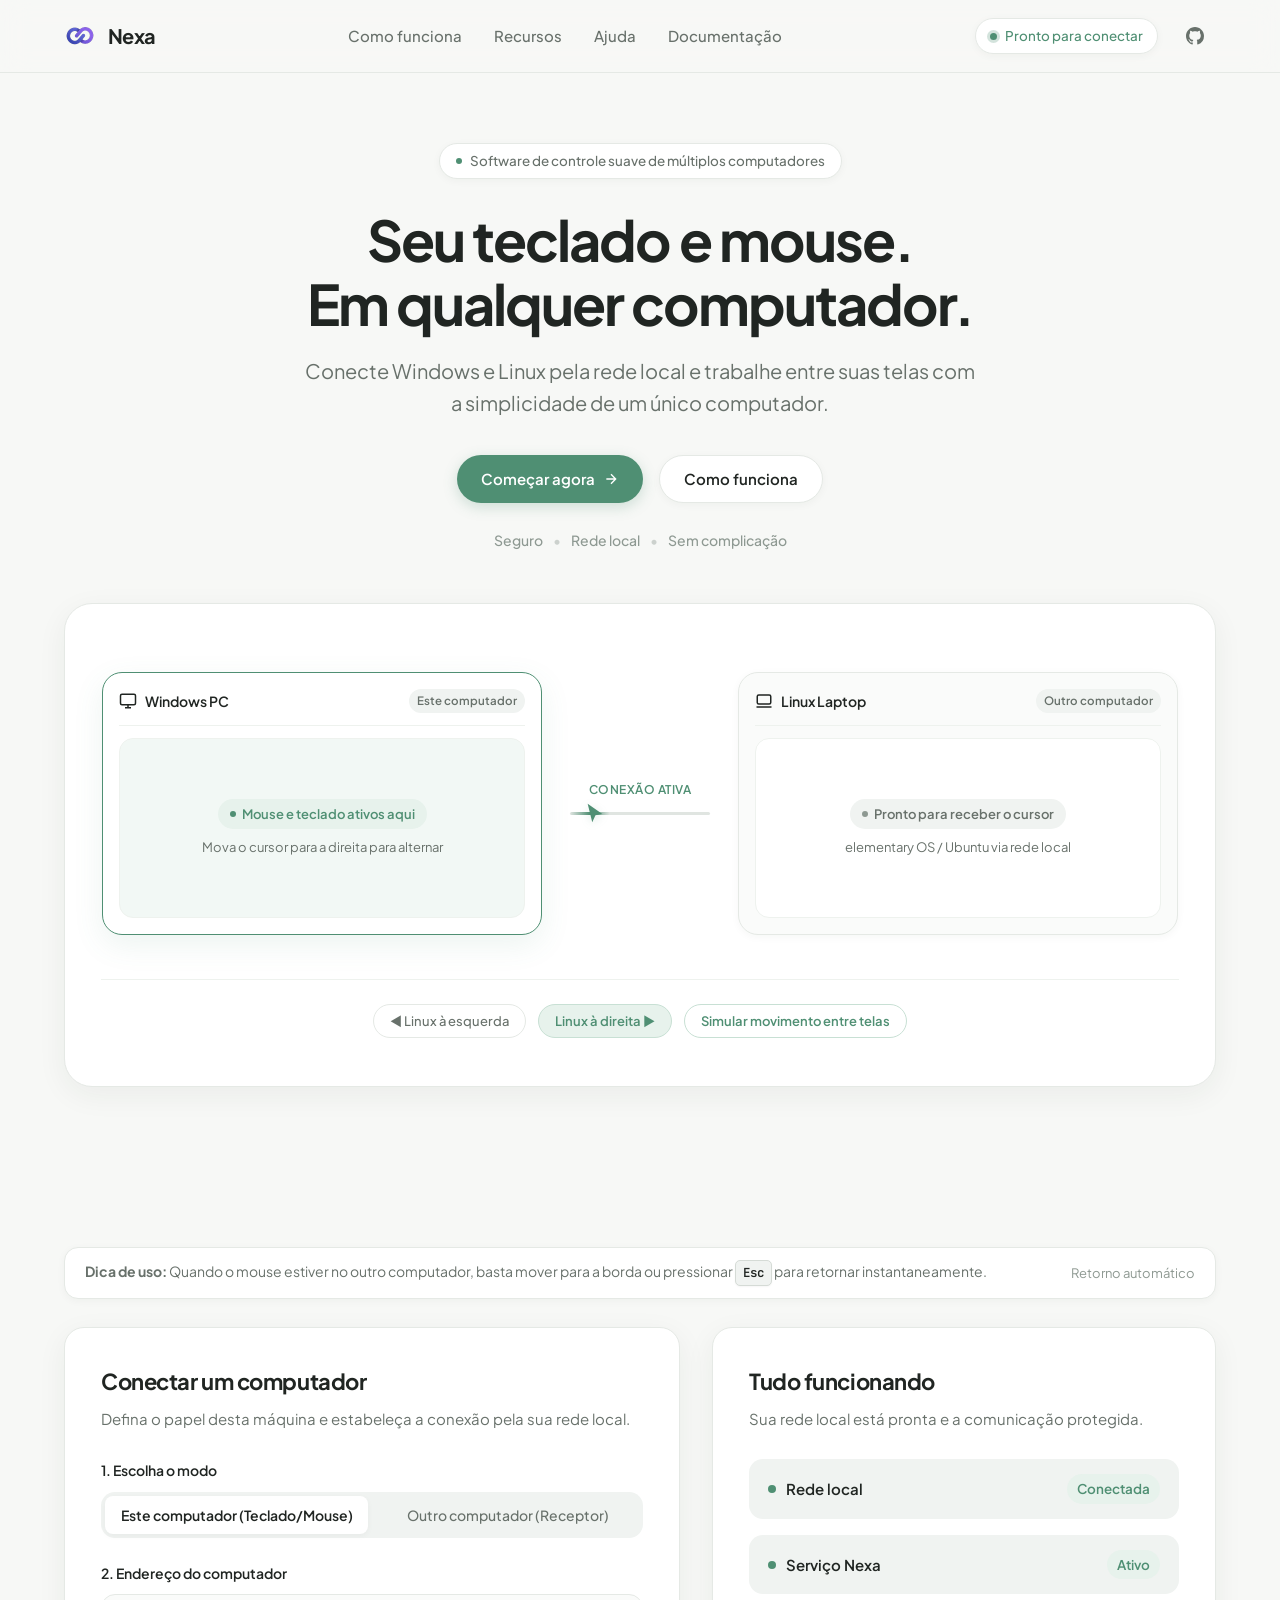
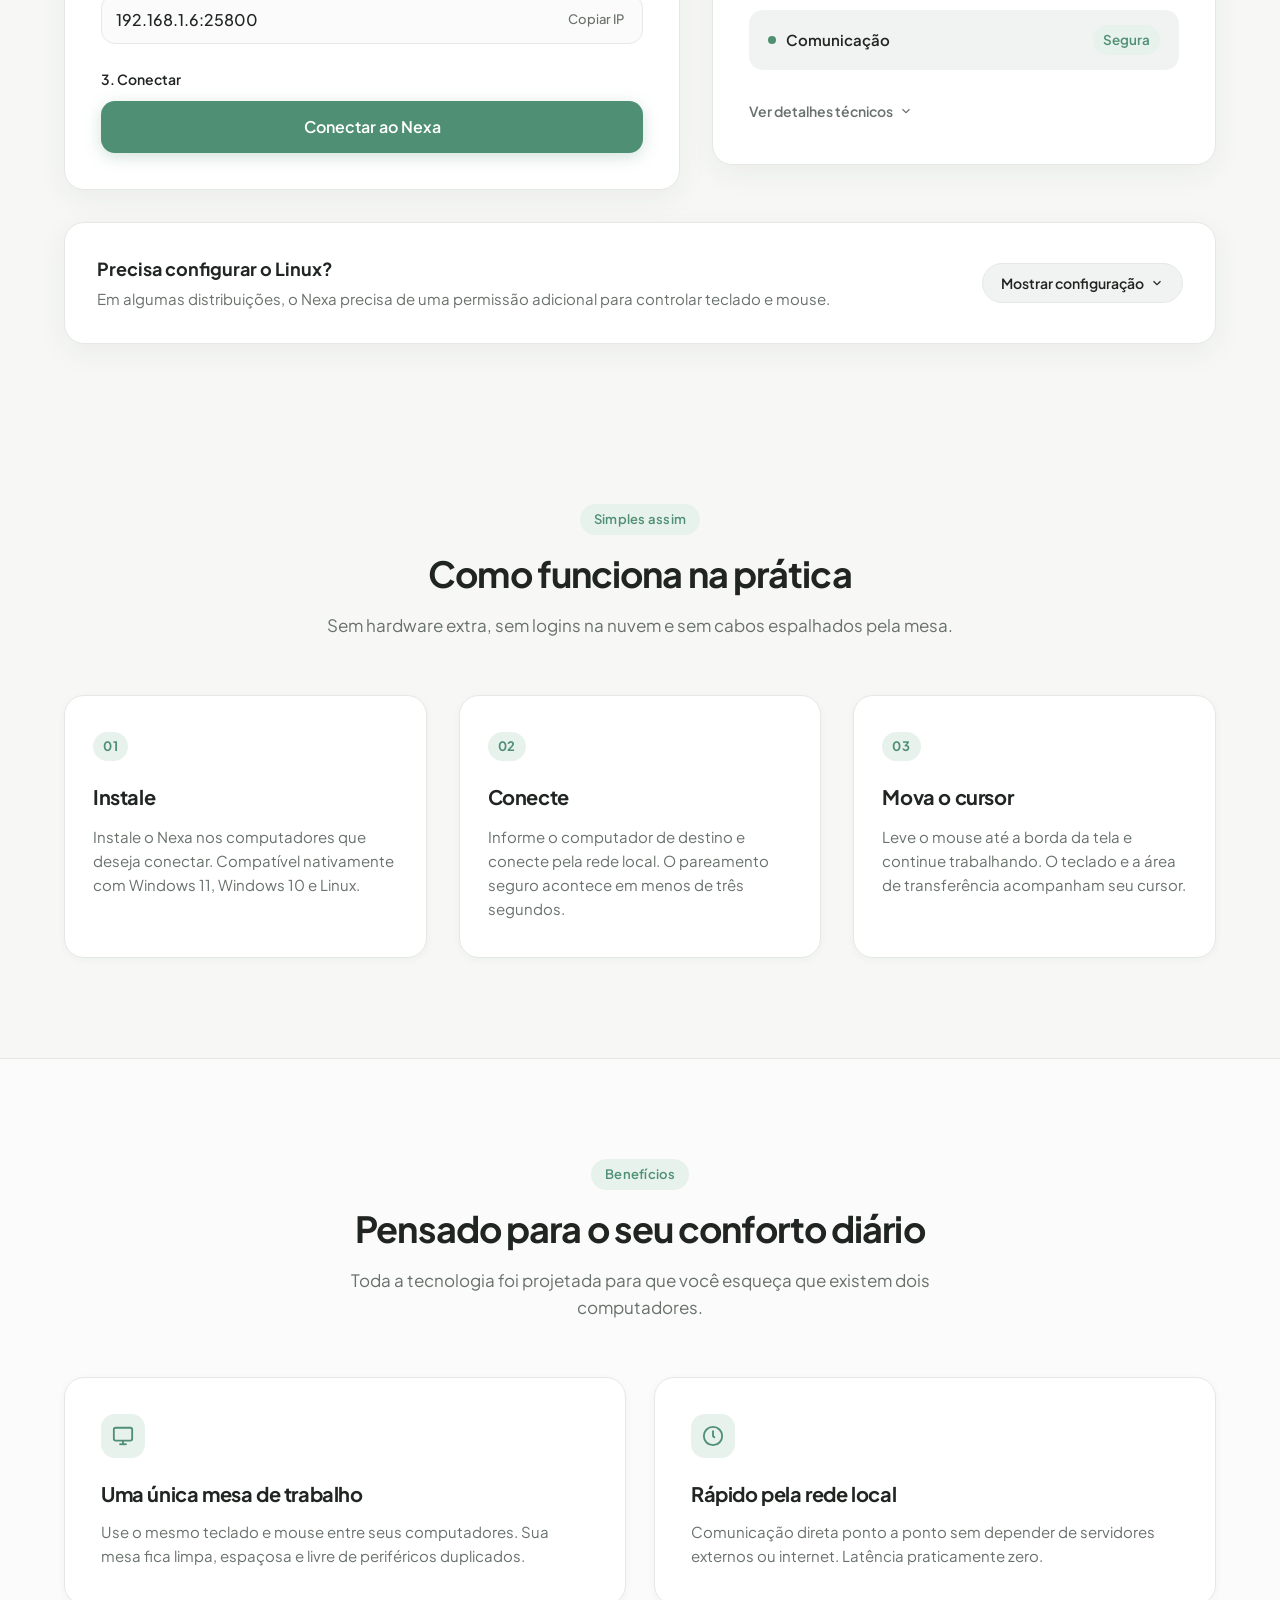
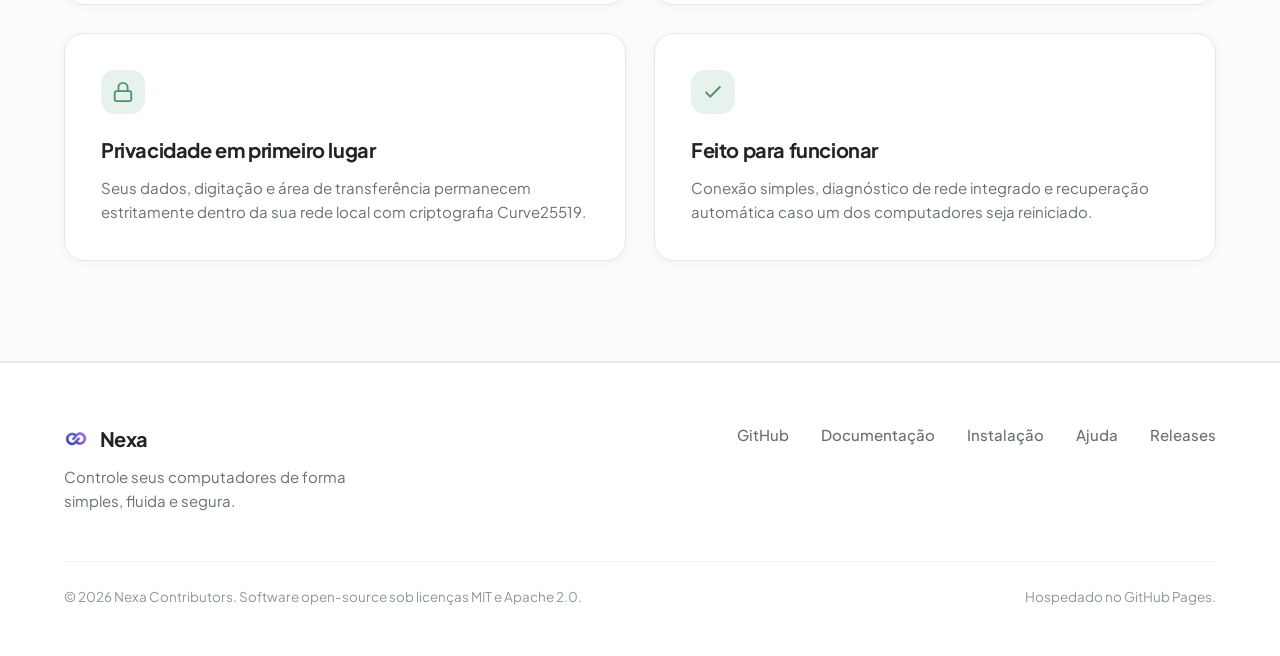
<file: index.html>
<!DOCTYPE html>
<html lang="pt-BR">
<head>
  <meta charset="UTF-8">
  <meta name="viewport" content="width=device-width, initial-scale=1.0">
  
  <!-- SEO On-Page Primário -->
  <title>Nexa — Seu teclado e mouse. Em qualquer computador.</title>
  <meta name="description" content="Conecte Windows e Linux pela rede local e trabalhe entre suas telas com a simplicidade de um único computador. Software KVM seguro, sem nuvem e de alta performance.">
  <meta name="keywords" content="Nexa, KVM software, compartilhar mouse e teclado, Windows e Linux, rede local, Synergy alternativa, Barrier, Deskflow, produtividade multi-monitor">
  <meta name="author" content="Nexa Contributors">
  <meta name="robots" content="index, follow, max-image-preview:large">
  <link rel="canonical" href="https://rafaelmaciels.github.io/Nexa/">
  
  <!-- OpenGraph / Redes Sociais -->
  <meta property="og:locale" content="pt_BR">
  <meta property="og:type" content="website">
  <meta property="og:site_name" content="Nexa">
  <meta property="og:title" content="Nexa — Seu teclado e mouse. Em qualquer computador.">
  <meta property="og:description" content="Conecte Windows e Linux pela rede local e trabalhe entre suas telas com a simplicidade de um único computador.">
  <meta property="og:url" content="https://rafaelmaciels.github.io/Nexa/">
  <meta property="og:image" content="./assets/brand/nexa-logo-dark.png">
  
  <!-- Favicons Oficiais -->
  <link rel="icon" type="image/png" sizes="32x32" href="./assets/brand/nexa-icon-32.png">
  <link rel="icon" type="image/png" sizes="16x16" href="./assets/brand/nexa-icon-16.png">
  <link rel="apple-touch-icon" sizes="180x180" href="./assets/brand/nexa-icon-256.png">

  <!-- Tipografia Moderna (Plus Jakarta Sans & Inter) -->
  <link rel="preconnect" href="https://fonts.googleapis.com">
  <link rel="preconnect" href="https://fonts.gstatic.com" crossorigin>
  <link href="https://fonts.googleapis.com/css2?family=Plus+Jakarta+Sans:wght@400;500;600;700;800&family=Inter:wght@400;500;600&family=JetBrains+Mono:wght@400;500;600&display=swap" rel="stylesheet">

  <!-- Estilos Soft Premium -->
  <link rel="stylesheet" href="./assets/css/style.css">
  <link rel="stylesheet" href="./assets/css/components.css">

  <!-- Schema.org JSON-LD -->
  <script type="application/ld+json">
  {
    "@context": "https://schema.org",
    "@type": "SoftwareApplication",
    "name": "Nexa",
    "operatingSystem": "Windows 11, Windows 10, Linux (elementary OS, Ubuntu, Debian, Fedora)",
    "applicationCategory": "UtilitiesApplication",
    "description": "Compartilhamento suave de teclado e mouse entre computadores Windows e Linux via rede local.",
    "offers": {
      "@type": "Offer",
      "price": "0.00",
      "priceCurrency": "USD"
    }
  }
  </script>
</head>
<body>

  <!-- ========================================================================
       1. HEADER — Extremamente Limpo e Refinado
       ======================================================================== -->
  <header class="site-header">
    <div class="container header-inner">
      <a href="./" class="brand-wrapper" title="Nexa — Página Inicial">
        <img src="./assets/brand/nexa-icon-64.png" alt="Nexa Logo" class="brand-logo-img" width="30" height="30">
        <div class="brand-title-box">
          <span class="brand-name">Nexa</span>
        </div>
      </a>

      <!-- Links Discretos de Navegação -->
      <nav aria-label="Navegação Principal">
        <ul class="nav-menu">
          <li><a href="#como-funciona" class="nav-link">Como funciona</a></li>
          <li><a href="#recursos" class="nav-link">Recursos</a></li>
          <li><a href="#ajuda" class="nav-link">Ajuda</a></li>
          <li><a href="./documentacao/" class="nav-link">Documentação</a></li>
        </ul>
      </nav>

      <!-- Indicador de Estado Elegante e Link GitHub -->
      <div class="header-actions">
        <div id="headerStatusPill" class="system-status-indicator" title="Estado do Sistema na Rede Local">
          <span class="status-beacon"></span>
          <span id="headerStatusText">Pronto para conectar</span>
        </div>

        <a href="https://github.com/rafaelmaciels/Nexa" target="_blank" rel="noopener noreferrer" class="btn-header-github" title="Repositório no GitHub">
          <svg viewBox="0 0 24 24" width="18" height="18" fill="currentColor">
            <path d="M12 0C5.37 0 0 5.37 0 12c0 5.31 3.435 9.795 8.205 11.385.6.105.825-.255.825-.57 0-.285-.015-1.23-.015-2.235-3.015.555-3.795-.735-4.035-1.41-.135-.345-.72-1.41-1.23-1.695-.42-.225-1.02-.78-.015-.795.945-.015 1.62.87 1.845 1.23 1.08 1.815 2.805 1.305 3.495.99.105-.78.42-1.305.765-1.605-2.67-.3-5.46-1.335-5.46-5.925 0-1.305.465-2.385 1.23-3.225-.12-.3-.54-1.53.12-3.18 0 0 1.005-.315 3.3 1.23.96-.27 1.98-.405 3-.405s2.04.135 3 .405c2.295-1.56 3.3-1.23 3.3-1.23.66 1.65.24 2.88.12 3.18.765.84 1.23 1.905 1.23 3.225 0 4.605-2.805 5.625-5.475 5.925.435.375.81 1.095.81 2.22 0 1.605-.015 2.895-.015 3.3 0 .315.225.69.825.57A12.02 12.02 0 0024 12c0-6.63-5.37-12-12-12z"/>
          </svg>
        </a>

        <button class="btn-mobile-toggle" aria-label="Abrir Menu">
          <svg width="22" height="22" viewBox="0 0 24 24" fill="none" stroke="currentColor" stroke-width="2">
            <line x1="3" y1="12" x2="21" y2="12"></line>
            <line x1="3" y1="6" x2="21" y2="6"></line>
            <line x1="3" y1="18" x2="21" y2="18"></line>
          </svg>
        </button>
      </div>
    </div>
  </header>

  <!-- ========================================================================
       CONTEÚDO PRINCIPAL
       ======================================================================== -->
  <main>

    <!-- ======================================================================
         2. HERO — Apresentação Comercial, Limpa e Confortável
         ====================================================================== -->
    <section class="hero-section">
      <div class="container hero-content">
        <div class="hero-pill">
          <span class="hero-pill-icon"></span>
          <span>Software de controle suave de múltiplos computadores</span>
        </div>

        <h1 class="hero-title">
          Seu teclado e mouse.<br>Em qualquer computador.
        </h1>

        <p class="hero-subtitle">
          Conecte Windows e Linux pela rede local e trabalhe entre suas telas com a simplicidade de um único computador.
        </p>

        <div class="hero-cta-group">
          <a href="#conectar" class="btn btn-primary">
            <span>Começar agora</span>
            <svg width="16" height="16" viewBox="0 0 24 24" fill="none" stroke="currentColor" stroke-width="2">
              <path d="M5 12h14M12 5l7 7-7 7"/>
            </svg>
          </a>
          <a href="#como-funciona" class="btn btn-secondary">
            <span>Como funciona</span>
          </a>
        </div>

        <div class="hero-trust-info">
          <span>Seguro</span>
          <span class="hero-trust-dot">•</span>
          <span>Rede local</span>
          <span class="hero-trust-dot">•</span>
          <span>Sem complicação</span>
        </div>
      </div>

      <!-- ====================================================================
           3. VISUAL PRINCIPAL DO PRODUTO (Hero Product Showcase)
           Windows PC → Conexão Suave → Linux Laptop com Cursor Atravessando
           ==================================================================== -->
      <div class="container product-showcase-container">
        <div class="product-showcase-card">
          
          <div id="screensStage" class="showcase-stage">
            
            <!-- Dispositivo 1: Windows PC (Host) -->
            <div id="screenHost" class="device-frame active-device">
              <div class="device-topbar">
                <div class="device-badge-name">
                  <svg width="18" height="18" viewBox="0 0 24 24" fill="none" stroke="currentColor" stroke-width="2">
                    <rect x="2" y="3" width="20" height="14" rx="2"></rect>
                    <line x1="8" y1="21" x2="16" y2="21"></line>
                    <line x1="12" y1="17" x2="12" y2="21"></line>
                  </svg>
                  <span>Windows PC</span>
                </div>
                <span class="device-os-tag">Este computador</span>
              </div>
              <div class="device-screen-canvas">
                <div class="device-status-pill">
                  <span class="status-dot-active"></span>
                  <span class="device-state-text">Mouse e teclado ativos aqui</span>
                </div>
                <div class="device-caption">
                  Mova o cursor para a direita para alternar
                </div>
              </div>
            </div>

            <!-- Conexão Suave Central com Cursor Animado -->
            <div id="transitionBridge" class="showcase-bridge">
              <span class="bridge-caption">Conexão ativa</span>
              <div class="bridge-line-wrap">
                <div class="bridge-flow-pulse"></div>
                <!-- Cursor animado sutil atravessando -->
                <svg class="bridge-cursor-anim" viewBox="0 0 24 24" fill="currentColor">
                  <path d="M4 2l16 11-7.5 1.5L9 22l-5-20z"/>
                </svg>
              </div>
            </div>

            <!-- Dispositivo 2: Linux Laptop (Guest) -->
            <div id="screenRemote" class="device-frame">
              <div class="device-topbar">
                <div class="device-badge-name">
                  <svg width="18" height="18" viewBox="0 0 24 24" fill="none" stroke="currentColor" stroke-width="2">
                    <rect x="3" y="4" width="18" height="12" rx="2"></rect>
                    <path d="M2 20h20"></path>
                  </svg>
                  <span>Linux Laptop</span>
                </div>
                <span class="device-os-tag">Outro computador</span>
              </div>
              <div class="device-screen-canvas">
                <div class="device-status-pill" style="background: var(--bg-subtle); color: var(--text-secondary);">
                  <span class="status-dot-muted"></span>
                  <span class="device-state-text">Pronto para receber o cursor</span>
                </div>
                <div class="device-caption">
                  elementary OS / Ubuntu via rede local
                </div>
              </div>
            </div>

          </div>

          <!-- Controles de Disposição Suaves -->
          <div class="showcase-footer-controls">
            <button id="btnPositionLeft" class="btn-position-pill" aria-label="Posicionar Linux à esquerda">
              <span>◄ Linux à esquerda</span>
            </button>
            <button id="btnPositionRight" class="btn-position-pill active" aria-label="Posicionar Linux à direita">
              <span>Linux à direita ►</span>
            </button>
            <button id="btnSimulateTransition" class="btn-position-pill" style="font-weight: 600; color: var(--primary); border-color: var(--primary-light-border);">
              <span>Simular movimento entre telas</span>
            </button>
          </div>

        </div>
      </div>
    </section>

    <!-- ======================================================================
         4. CONFIGURAÇÃO / CONEXÃO INTERATIVA & DIAGNÓSTICO
         ====================================================================== -->
    <section id="conectar" class="section-tight">
      <div class="container">
        
        <!-- Aviso Discreto de Atalho KVM -->
        <div class="shortcut-notice-bar">
          <div>
            <strong>Dica de uso:</strong> Quando o mouse estiver no outro computador, basta mover para a borda ou pressionar <span class="shortcut-kbd">Esc</span> para retornar instantaneamente.
          </div>
          <span style="font-size: 0.8125rem; color: var(--text-muted);">Retorno automático</span>
        </div>

        <div class="interactive-flow-grid">
          
          <!-- Painel de Conexão em 3 Passos Simples -->
          <div class="flow-card">
            <h2 class="flow-card-title">Conectar um computador</h2>
            <p class="flow-card-desc">Defina o papel desta máquina e estabeleça a conexão pela sua rede local.</p>

            <!-- Passo 1: Escolha o modo -->
            <div class="flow-step-block">
              <label class="flow-step-label">1. Escolha o modo</label>
              <div class="mode-toggle-group">
                <button id="btnModeServer" class="btn-mode-pill active">
                  <span>Este computador (Teclado/Mouse)</span>
                </button>
                <button id="btnModeClient" class="btn-mode-pill">
                  <span>Outro computador (Receptor)</span>
                </button>
              </div>
            </div>

            <!-- Passo 2: Endereço do computador -->
            <div class="flow-step-block">
              <label class="flow-step-label">2. Endereço do computador</label>
              <div class="input-ip-group">
                <input type="text" id="inputTargetIp" class="input-ip-field" value="192.168.1.6:25800" placeholder="IP do computador (ex: 192.168.1.50)">
                <button id="btnCopyIp" class="btn-copy-ip btn-copy" data-clipboard-text="192.168.1.6:25800" title="Copiar IP Local">
                  Copiar IP
                </button>
              </div>
            </div>

            <!-- Passo 3: Conectar -->
            <div class="flow-step-block" style="margin-bottom: 0;">
              <label class="flow-step-label">3. Conectar</label>
              <button id="btnConnectMain" class="btn-connect-main">
                <span>Conectar ao Nexa</span>
              </button>
            </div>
          </div>

          <!-- 5. DIAGNÓSTICO SIMPLIFICADO ("Tudo funcionando") -->
          <div class="flow-card">
            <h2 class="flow-card-title">Tudo funcionando</h2>
            <p class="flow-card-desc">Sua rede local está pronta e a comunicação protegida.</p>

            <div class="status-summary-list">
              <div class="status-summary-item">
                <div class="status-item-left">
                  <span class="status-dot-green"></span>
                  <span class="status-item-name">Rede local</span>
                </div>
                <span class="status-item-state">Conectada</span>
              </div>

              <div class="status-summary-item">
                <div class="status-item-left">
                  <span class="status-dot-green"></span>
                  <span class="status-item-name">Serviço Nexa</span>
                </div>
                <span id="serviceStatusBadge" class="status-item-state">Ativo</span>
              </div>

              <div class="status-summary-item">
                <div class="status-item-left">
                  <span class="status-dot-green"></span>
                  <span class="status-item-name">Comunicação</span>
                </div>
                <span class="status-item-state">Segura</span>
              </div>
            </div>

            <!-- Detalhes Técnicos Sob Demanda -->
            <div>
              <button id="btnToggleTechDetails" class="btn-toggle-tech-details" aria-expanded="false">
                <span>Ver detalhes técnicos</span>
                <svg width="14" height="14" viewBox="0 0 24 24" fill="none" stroke="currentColor" stroke-width="2">
                  <polyline points="6 9 12 15 18 9"></polyline>
                </svg>
              </button>

              <div id="techDetailsDrawer" class="tech-details-drawer">
                <div class="tech-step-row diagnostic-item">
                  <span>Conectividade IP</span>
                  <span class="tech-step-badge diagnostic-status">✓ OK</span>
                </div>
                <div class="tech-step-row diagnostic-item">
                  <span>Porta TCP 25800</span>
                  <span class="tech-step-badge diagnostic-status">✓ Aberta</span>
                </div>
                <div class="tech-step-row diagnostic-item">
                  <span>Daemon Nexa</span>
                  <span class="tech-step-badge diagnostic-status">✓ Respondendo</span>
                </div>
                <div class="tech-step-row diagnostic-item">
                  <span>Criptografia Curve25519</span>
                  <span class="tech-step-badge diagnostic-status">✓ Cifrado</span>
                </div>
                <div class="tech-step-row diagnostic-item">
                  <span>Driver Linux /dev/uinput</span>
                  <span class="tech-step-badge diagnostic-status">✓ Pronto</span>
                </div>

                <div style="margin-top: 14px;">
                  <button id="btnRunDiagnostic" class="btn btn-secondary" style="height: 38px; font-size: 0.8125rem; width: 100%;">
                    <span>Executar verificação completa</span>
                  </button>
                </div>
              </div>
            </div>

          </div>

        </div>

        <!-- ====================================================================
             6. PERMISSÕES LINUX (Configuração Elegante Sob Demanda)
             ==================================================================== -->
        <div id="ajuda" class="linux-setup-card">
          <div class="linux-setup-header">
            <div>
              <h3 class="linux-setup-title">Precisa configurar o Linux?</h3>
              <p class="linux-setup-desc">Em algumas distribuições, o Nexa precisa de uma permissão adicional para controlar teclado e mouse.</p>
            </div>
            <button id="btnShowLinuxConfig" class="btn-show-config" aria-expanded="false">
              <span>Mostrar configuração</span>
              <svg width="14" height="14" viewBox="0 0 24 24" fill="none" stroke="currentColor" stroke-width="2">
                <polyline points="6 9 12 15 18 9"></polyline>
              </svg>
            </button>
          </div>

          <div id="linuxConfigDrawer" class="linux-config-drawer">
            <p style="font-size: 0.875rem; color: var(--text-secondary); margin-bottom: 12px;">
              Execute o comando abaixo no terminal da máquina Linux para liberar o acesso ao driver de entrada virtual:
            </p>
            <div class="terminal-box">
              <span class="terminal-code">sudo modprobe uinput && sudo chmod 666 /dev/uinput && sudo usermod -aG input $USER</span>
              <button class="btn-copy-terminal btn-copy-code" data-clipboard-text="sudo modprobe uinput && sudo chmod 666 /dev/uinput && sudo usermod -aG input $USER">
                <svg width="14" height="14" viewBox="0 0 24 24" fill="none" stroke="currentColor" stroke-width="2">
                  <rect x="9" y="9" width="13" height="13" rx="2" ry="2"></rect>
                  <path d="M5 15H4a2 2 0 0 1-2-2V4a2 2 0 0 1 2-2h9a2 2 0 0 1 2 2v1"></path>
                </svg>
                <span>Copiar comando</span>
              </button>
            </div>
          </div>
        </div>

      </div>
    </section>

    <!-- ======================================================================
         7. SEÇÃO "COMO FUNCIONA" — 3 Passos Simples
         ====================================================================== -->
    <section id="como-funciona" class="section">
      <div class="container">
        <div class="section-header">
          <span class="section-tag">Simples assim</span>
          <h2 class="section-title">Como funciona na prática</h2>
          <p class="section-subtitle">Sem hardware extra, sem logins na nuvem e sem cabos espalhados pela mesa.</p>
        </div>

        <div class="steps-grid">
          
          <div class="step-item-card">
            <span class="step-number">01</span>
            <h3 class="step-item-title">Instale</h3>
            <p class="step-item-desc">
              Instale o Nexa nos computadores que deseja conectar. Compatível nativamente com Windows 11, Windows 10 e Linux.
            </p>
          </div>

          <div class="step-item-card">
            <span class="step-number">02</span>
            <h3 class="step-item-title">Conecte</h3>
            <p class="step-item-desc">
              Informe o computador de destino e conecte pela rede local. O pareamento seguro acontece em menos de três segundos.
            </p>
          </div>

          <div class="step-item-card">
            <span class="step-number">03</span>
            <h3 class="step-item-title">Mova o cursor</h3>
            <p class="step-item-desc">
              Leve o mouse até a borda da tela e continue trabalhando. O teclado e a área de transferência acompanham seu cursor.
            </p>
          </div>

        </div>
      </div>
    </section>

    <!-- ======================================================================
         8. BENEFÍCIOS — Cards Leves e Amplos
         ====================================================================== -->
    <section id="recursos" class="section" style="background: #FAFBFA; border-top: 1px solid var(--border-light); border-bottom: 1px solid var(--border-light);">
      <div class="container">
        <div class="section-header">
          <span class="section-tag">Benefícios</span>
          <h2 class="section-title">Pensado para o seu conforto diário</h2>
          <p class="section-subtitle">Toda a tecnologia foi projetada para que você esqueça que existem dois computadores.</p>
        </div>

        <div class="benefits-grid">
          
          <div class="benefit-card">
            <div class="benefit-icon-wrap">
              <svg width="22" height="22" viewBox="0 0 24 24" fill="none" stroke="currentColor" stroke-width="2">
                <rect x="2" y="3" width="20" height="14" rx="2"></rect>
                <line x1="8" y1="21" x2="16" y2="21"></line>
                <line x1="12" y1="17" x2="12" y2="21"></line>
              </svg>
            </div>
            <h3 class="benefit-title">Uma única mesa de trabalho</h3>
            <p class="benefit-desc">
              Use o mesmo teclado e mouse entre seus computadores. Sua mesa fica limpa, espaçosa e livre de periféricos duplicados.
            </p>
          </div>

          <div class="benefit-card">
            <div class="benefit-icon-wrap">
              <svg width="22" height="22" viewBox="0 0 24 24" fill="none" stroke="currentColor" stroke-width="2">
                <circle cx="12" cy="12" r="10"></circle>
                <polyline points="12 6 12 12 14 14"></polyline>
              </svg>
            </div>
            <h3 class="benefit-title">Rápido pela rede local</h3>
            <p class="benefit-desc">
              Comunicação direta ponto a ponto sem depender de servidores externos ou internet. Latência praticamente zero.
            </p>
          </div>

          <div class="benefit-card">
            <div class="benefit-icon-wrap">
              <svg width="22" height="22" viewBox="0 0 24 24" fill="none" stroke="currentColor" stroke-width="2">
                <rect x="3" y="11" width="18" height="11" rx="2" ry="2"></rect>
                <path d="M7 11V7a5 5 0 0 1 10 0v4"></path>
              </svg>
            </div>
            <h3 class="benefit-title">Privacidade em primeiro lugar</h3>
            <p class="benefit-desc">
              Seus dados, digitação e área de transferência permanecem estritamente dentro da sua rede local com criptografia Curve25519.
            </p>
          </div>

          <div class="benefit-card">
            <div class="benefit-icon-wrap">
              <svg width="22" height="22" viewBox="0 0 24 24" fill="none" stroke="currentColor" stroke-width="2">
                <polyline points="20 6 9 17 4 12"></polyline>
              </svg>
            </div>
            <h3 class="benefit-title">Feito para funcionar</h3>
            <p class="benefit-desc">
              Conexão simples, diagnóstico de rede integrado e recuperação automática caso um dos computadores seja reiniciado.
            </p>
          </div>

        </div>
      </div>
    </section>

  </main>

  <!-- ========================================================================
       9. FOOTER — Minimalista e Confiável
       ======================================================================== -->
  <footer class="site-footer">
    <div class="container">
      <div class="footer-top">
        <div>
          <a href="./" class="brand-wrapper">
            <img src="./assets/brand/nexa-icon-64.png" alt="Nexa" width="24" height="24">
            <span class="brand-name">Nexa</span>
          </a>
          <p class="footer-brand-desc">
            Controle seus computadores de forma simples, fluida e segura.
          </p>
        </div>

        <nav class="footer-nav" aria-label="Links do Rodapé">
          <a href="https://github.com/rafaelmaciels/Nexa" target="_blank" rel="noopener noreferrer" class="footer-link">GitHub</a>
          <a href="./documentacao/" class="footer-link">Documentação</a>
          <a href="./instalacao/" class="footer-link">Instalação</a>
          <a href="./solucao-de-problemas/" class="footer-link">Ajuda</a>
          <a href="https://github.com/rafaelmaciels/Nexa/releases" target="_blank" rel="noopener noreferrer" class="footer-link">Releases</a>
        </nav>
      </div>

      <div class="footer-bottom">
        <span>© 2026 Nexa Contributors. Software open-source sob licenças MIT e Apache 2.0.</span>
        <span>Hospedado no GitHub Pages.</span>
      </div>
    </div>
  </footer>

  <!-- Scripts Interativos -->
  <script src="./assets/js/main.js"></script>
  <script src="./assets/js/monitor-demo.js"></script>
  <script src="./assets/js/diagnostic-demo.js"></script>
</body>
</html>
</file>
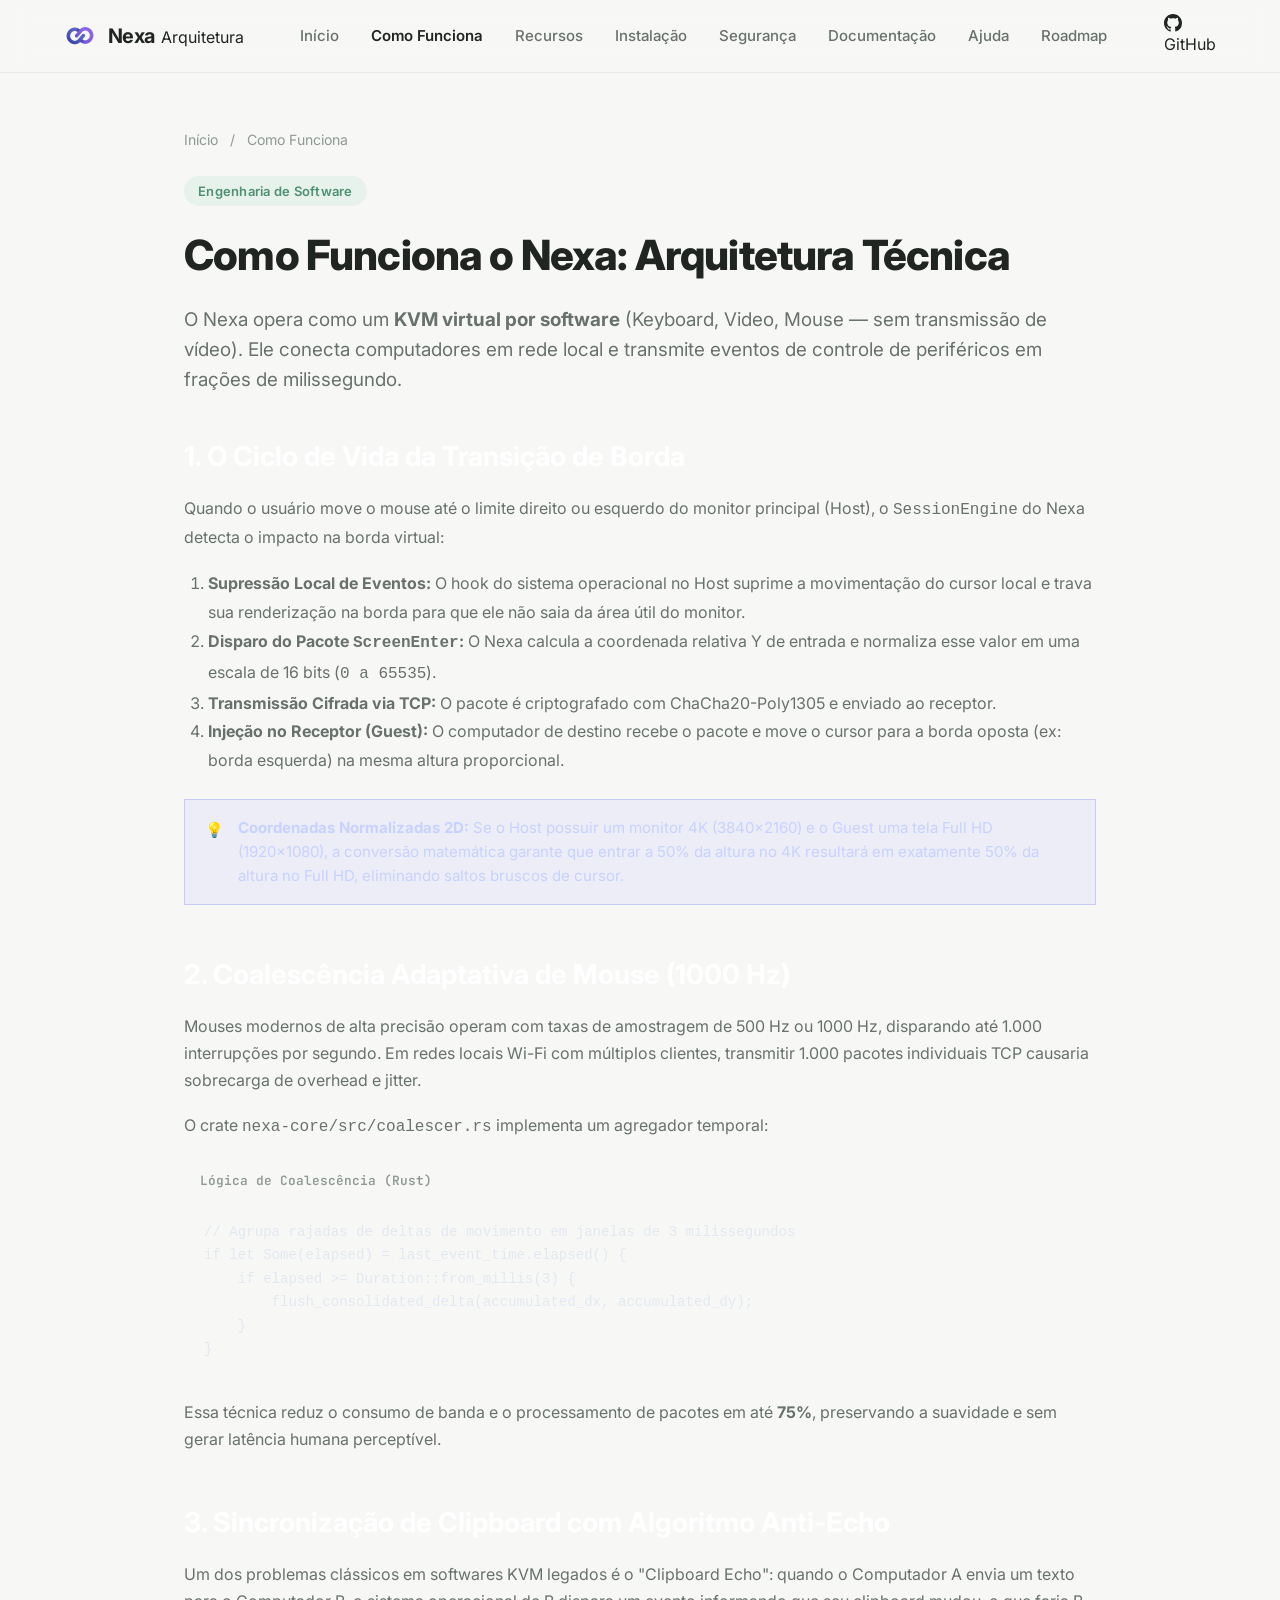
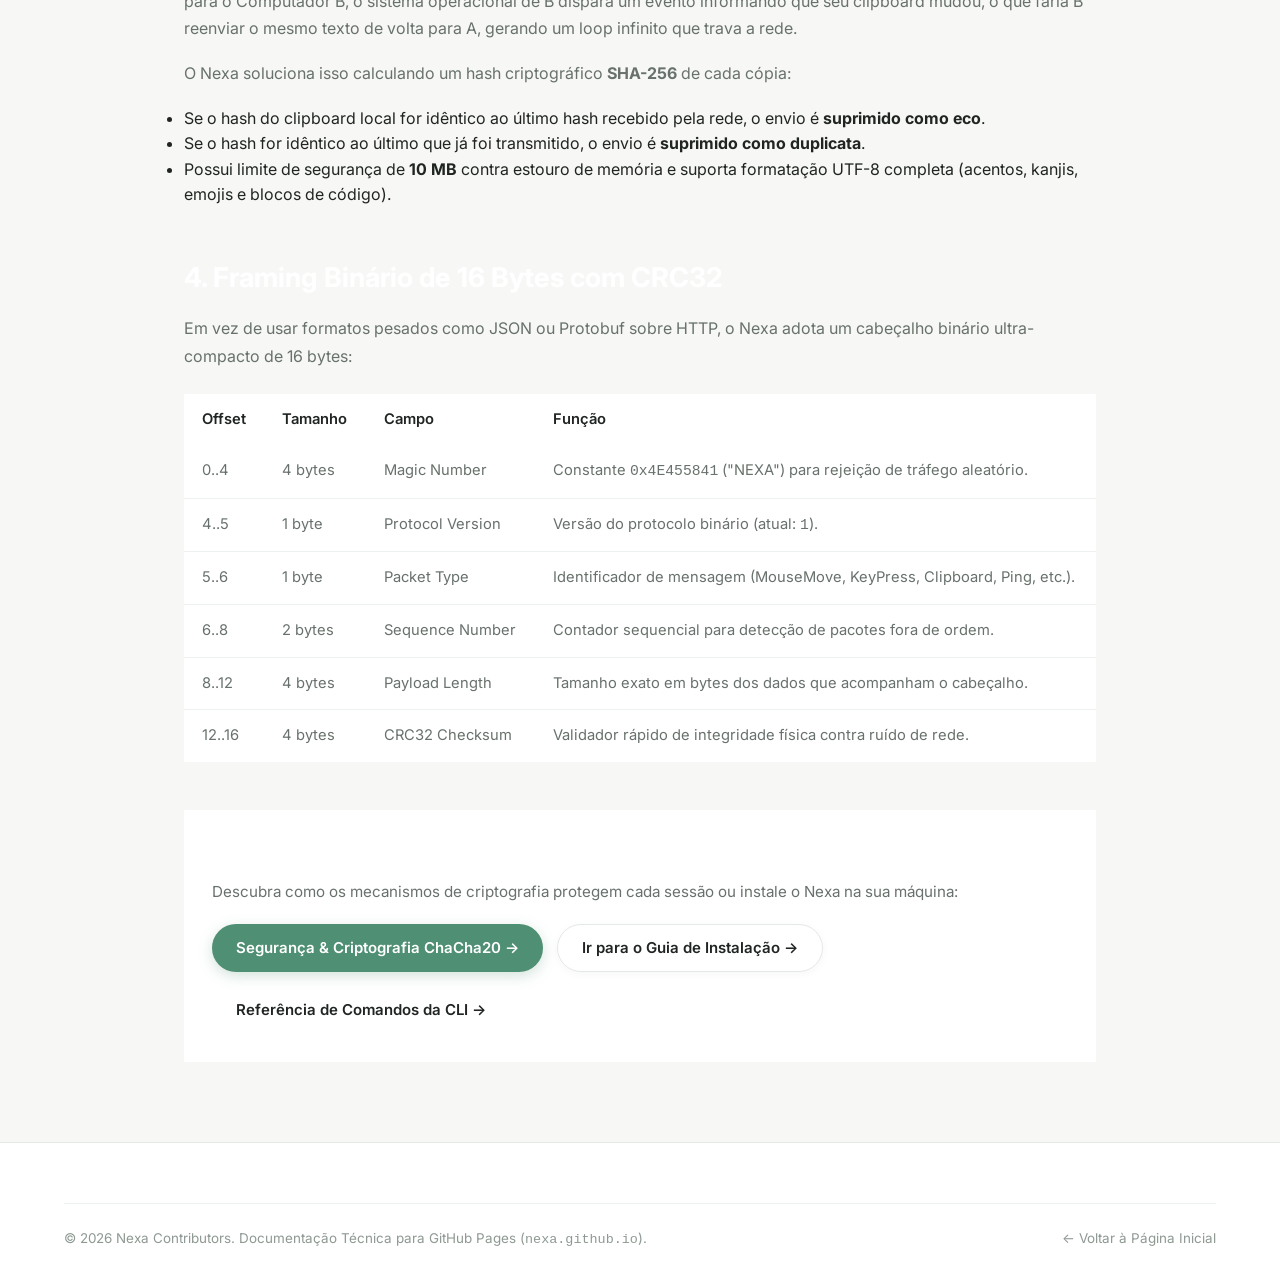
<file: como-funciona/index.html>
<!DOCTYPE html>
<html lang="pt-BR">
<head>
  <meta charset="UTF-8">
  <meta name="viewport" content="width=device-width, initial-scale=1.0">
  
  <title>Como Funciona o Nexa — Arquitetura de KVM por Software e Protocolo de Rede</title>
  <meta name="description" content="Entenda a engenharia por trás do Nexa: topologia 2D com coordenadas normalizadas, coalescência de mouse gamer em 3ms, clipboard anti-echo SHA-256 e framing binário com CRC32.">
  <meta name="keywords" content="como funciona KVM software, arquitetura Nexa, protocolo KVM Rust, normalização de coordenadas monitor, coalescência mouse gamer, clipboard anti echo sha256">
  <meta name="author" content="Nexa Contributors">
  <link rel="canonical" href="https://nexa.github.io/como-funciona/">
  
  <meta property="og:title" content="Como Funciona o Nexa — Arquitetura Técnica em Rust">
  <meta property="og:description" content="Descubra como o Nexa move o cursor entre Windows e Linux com latência quase nula e segurança criptográfica.">
  <meta property="og:url" content="https://nexa.github.io/como-funciona/">
  <meta property="og:image" content="https://nexa.github.io/assets/brand/nexa-logo-dark.png">

  <link rel="icon" type="image/png" sizes="32x32" href="../assets/brand/nexa-icon-32.png">
  <link rel="apple-touch-icon" sizes="180x180" href="../assets/brand/nexa-icon-256.png">

  <link rel="preconnect" href="https://fonts.googleapis.com">
  <link rel="preconnect" href="https://fonts.gstatic.com" crossorigin>
  <link href="https://fonts.googleapis.com/css2?family=Inter:wght@400;500;600;700;800&family=JetBrains+Mono:wght@400;500;600&display=swap" rel="stylesheet">

  <link rel="stylesheet" href="../assets/css/style.css">
  <link rel="stylesheet" href="../assets/css/components.css">
  <link rel="stylesheet" href="../assets/css/docs.css">

  <!-- Schema.org TechArticle & BreadcrumbList -->
  <script type="application/ld+json">
  {
    "@context": "https://schema.org",
    "@graph": [
      {
        "@type": "BreadcrumbList",
        "itemListElement": [
          {
            "@type": "ListItem",
            "position": 1,
            "name": "Início",
            "item": "https://nexa.github.io/"
          },
          {
            "@type": "ListItem",
            "position": 2,
            "name": "Como Funciona",
            "item": "https://nexa.github.io/como-funciona/"
          }
        ]
      },
      {
        "@type": "TechArticle",
        "headline": "Como Funciona o Nexa: Arquitetura de Baixa Latência e Protocolo Binário em Rust",
        "description": "Explicação técnica de como o Nexa orquestra captura de periféricos, transmissão TCP criptografada e injeção de eventos no kernel.",
        "author": {
          "@type": "Organization",
          "name": "Nexa Project"
        },
        "publisher": {
          "@type": "Organization",
          "name": "Nexa Project",
          "logo": {
            "@type": "ImageObject",
            "url": "https://nexa.github.io/assets/brand/nexa-logo-dark.png"
          }
        },
        "url": "https://nexa.github.io/como-funciona/"
      }
    ]
  }
  </script>
</head>
<body>

  <div class="ambient-glow"></div>

  <header class="site-header">
    <div class="container header-inner">
      <a href="../" class="brand-wrapper">
        <img src="../assets/brand/nexa-icon-64.png" alt="Nexa Logo" class="brand-logo-img" width="34" height="34">
        <div class="brand-title-box">
          <span class="brand-name">Nexa</span>
          <span class="brand-tag">Arquitetura</span>
        </div>
      </a>

      <nav aria-label="Navegação Principal">
        <ul class="nav-menu">
          <li><a href="../" class="nav-link">Início</a></li>
          <li><a href="../como-funciona/" class="nav-link active">Como Funciona</a></li>
          <li><a href="../recursos/" class="nav-link">Recursos</a></li>
          <li><a href="../instalacao/" class="nav-link">Instalação</a></li>
          <li><a href="../seguranca/" class="nav-link">Segurança</a></li>
          <li><a href="../documentacao/" class="nav-link">Documentação</a></li>
          <li><a href="../solucao-de-problemas/" class="nav-link">Ajuda</a></li>
          <li><a href="../roadmap/" class="nav-link">Roadmap</a></li>
        </ul>
      </nav>

      <div class="header-actions">
        <a href="https://github.com/rafaelmaciels/Nexa" target="_blank" rel="noopener noreferrer" class="btn-github">
          <svg viewBox="0 0 24 24" width="18" height="18" fill="currentColor">
            <path d="M12 0C5.37 0 0 5.37 0 12c0 5.31 3.435 9.795 8.205 11.385.6.105.825-.255.825-.57 0-.285-.015-1.23-.015-2.235-3.015.555-3.795-.735-4.035-1.41-.135-.345-.72-1.41-1.23-1.695-.42-.225-1.02-.78-.015-.795.945-.015 1.62.87 1.845 1.23 1.08 1.815 2.805 1.305 3.495.99.105-.78.42-1.305.765-1.605-2.67-.3-5.46-1.335-5.46-5.925 0-1.305.465-2.385 1.23-3.225-.12-.3-.54-1.53.12-3.18 0 0 1.005-.315 3.3 1.23.96-.27 1.98-.405 3-.405s2.04.135 3 .405c2.295-1.56 3.3-1.23 3.3-1.23.66 1.65.24 2.88.12 3.18.765.84 1.23 1.905 1.23 3.225 0 4.605-2.805 5.625-5.475 5.925.435.375.81 1.095.81 2.22 0 1.605-.015 2.895-.015 3.3 0 .315.225.69.825.57A12.02 12.02 0 0024 12c0-6.63-5.37-12-12-12z"/>
          </svg>
          <span>GitHub</span>
        </a>
      </div>
    </div>
  </header>

  <main class="container" style="padding: 56px 24px 80px; max-width: 960px;">
    
    <!-- Breadcrumb Visual -->
    <nav aria-label="Breadcrumbs" style="margin-bottom: 24px; font-size: 0.88rem; color: var(--text-muted);">
      <a href="../" style="color: var(--accent); text-decoration: none;">Início</a>
      <span style="margin: 0 8px;">/</span>
      <span>Como Funciona</span>
    </nav>

    <article>
      <header style="margin-bottom: 40px;">
        <span class="section-tag">Engenharia de Software</span>
        <h1 style="font-size: 2.6rem; font-weight: 800; letter-spacing: -0.02em; margin-bottom: 16px;">
          Como Funciona o Nexa: Arquitetura Técnica
        </h1>
        <p style="font-size: 1.18rem; color: var(--text-secondary); line-height: 1.6;">
          O Nexa opera como um <strong>KVM virtual por software</strong> (Keyboard, Video, Mouse — sem transmissão de vídeo). Ele conecta computadores em rede local e transmite eventos de controle de periféricos em frações de milissegundo.
        </p>
      </header>

      <!-- Seção 1: O Fluxo de Transição do Cursor -->
      <section style="margin-bottom: 48px;">
        <h2 style="font-size: 1.7rem; font-weight: 700; margin-bottom: 16px; color: #fff;">
          1. O Ciclo de Vida da Transição de Borda
        </h2>
        <p style="color: var(--text-secondary); line-height: 1.7; margin-bottom: 18px;">
          Quando o usuário move o mouse até o limite direito ou esquerdo do monitor principal (Host), o <code>SessionEngine</code> do Nexa detecta o impacto na borda virtual:
        </p>
        <ol style="color: var(--text-secondary); padding-left: 24px; line-height: 1.8; margin-bottom: 24px;">
          <li><strong>Supressão Local de Eventos:</strong> O hook do sistema operacional no Host suprime a movimentação do cursor local e trava sua renderização na borda para que ele não saia da área útil do monitor.</li>
          <li><strong>Disparo do Pacote <code>ScreenEnter</code>:</strong> O Nexa calcula a coordenada relativa Y de entrada e normaliza esse valor em uma escala de 16 bits (<code>0 a 65535</code>).</li>
          <li><strong>Transmissão Cifrada via TCP:</strong> O pacote é criptografado com ChaCha20-Poly1305 e enviado ao receptor.</li>
          <li><strong>Injeção no Receptor (Guest):</strong> O computador de destino recebe o pacote e move o cursor para a borda oposta (ex: borda esquerda) na mesma altura proporcional.</li>
        </ol>

        <div class="docs-callout docs-callout-info">
          <div class="callout-icon">💡</div>
          <div>
            <strong>Coordenadas Normalizadas 2D:</strong> Se o Host possuir um monitor 4K (3840x2160) e o Guest uma tela Full HD (1920x1080), a conversão matemática garante que entrar a 50% da altura no 4K resultará em exatamente 50% da altura no Full HD, eliminando saltos bruscos de cursor.
          </div>
        </div>
      </section>

      <!-- Seção 2: Coalescência de Mouse Gamer -->
      <section style="margin-bottom: 48px;">
        <h2 style="font-size: 1.7rem; font-weight: 700; margin-bottom: 16px; color: #fff;">
          2. Coalescência Adaptativa de Mouse (1000 Hz)
        </h2>
        <p style="color: var(--text-secondary); line-height: 1.7; margin-bottom: 18px;">
          Mouses modernos de alta precisão operam com taxas de amostragem de 500 Hz ou 1000 Hz, disparando até 1.000 interrupções por segundo. Em redes locais Wi-Fi com múltiplos clientes, transmitir 1.000 pacotes individuais TCP causaria sobrecarga de overhead e jitter.
        </p>
        <p style="color: var(--text-secondary); line-height: 1.7; margin-bottom: 18px;">
          O crate <code>nexa-core/src/coalescer.rs</code> implementa um agregador temporal:
        </p>
        <div class="code-block-container">
          <div class="code-block-header">
            <span class="code-block-title">Lógica de Coalescência (Rust)</span>
          </div>
          <pre class="code-block-pre"><code>// Agrupa rajadas de deltas de movimento em janelas de 3 milissegundos
if let Some(elapsed) = last_event_time.elapsed() {
    if elapsed >= Duration::from_millis(3) {
        flush_consolidated_delta(accumulated_dx, accumulated_dy);
    }
}</code></pre>
        </div>
        <p style="color: var(--text-secondary); line-height: 1.7;">
          Essa técnica reduz o consumo de banda e o processamento de pacotes em até <strong>75%</strong>, preservando a suavidade e sem gerar latência humana perceptível.
        </p>
      </section>

      <!-- Seção 3: Clipboard Anti-Echo -->
      <section style="margin-bottom: 48px;">
        <h2 style="font-size: 1.7rem; font-weight: 700; margin-bottom: 16px; color: #fff;">
          3. Sincronização de Clipboard com Algoritmo Anti-Echo
        </h2>
        <p style="color: var(--text-secondary); line-height: 1.7; margin-bottom: 18px;">
          Um dos problemas clássicos em softwares KVM legados é o "Clipboard Echo": quando o Computador A envia um texto para o Computador B, o sistema operacional de B dispara um evento informando que seu clipboard mudou, o que faria B reenviar o mesmo texto de volta para A, gerando um loop infinito que trava a rede.
        </p>
        <p style="color: var(--text-secondary); line-height: 1.7; margin-bottom: 18px;">
          O Nexa soluciona isso calculando um hash criptográfico <strong>SHA-256</strong> de cada cópia:
        </p>
        <ul>
          <li>Se o hash do clipboard local for idêntico ao último hash recebido pela rede, o envio é <strong>suprimido como eco</strong>.</li>
          <li>Se o hash for idêntico ao último que já foi transmitido, o envio é <strong>suprimido como duplicata</strong>.</li>
          <li>Possui limite de segurança de <strong>10 MB</strong> contra estouro de memória e suporta formatação UTF-8 completa (acentos, kanjis, emojis e blocos de código).</li>
        </ul>
      </section>

      <!-- Seção 4: Framing Binário -->
      <section style="margin-bottom: 48px;">
        <h2 style="font-size: 1.7rem; font-weight: 700; margin-bottom: 16px; color: #fff;">
          4. Framing Binário de 16 Bytes com CRC32
        </h2>
        <p style="color: var(--text-secondary); line-height: 1.7; margin-bottom: 18px;">
          Em vez de usar formatos pesados como JSON ou Protobuf sobre HTTP, o Nexa adota um cabeçalho binário ultra-compacto de 16 bytes:
        </p>
        <div class="docs-table-wrapper">
          <table class="docs-table">
            <thead>
              <tr>
                <th>Offset</th>
                <th>Tamanho</th>
                <th>Campo</th>
                <th>Função</th>
              </tr>
            </thead>
            <tbody>
              <tr>
                <td>0..4</td>
                <td>4 bytes</td>
                <td>Magic Number</td>
                <td>Constante <code>0x4E455841</code> ("NEXA") para rejeição de tráfego aleatório.</td>
              </tr>
              <tr>
                <td>4..5</td>
                <td>1 byte</td>
                <td>Protocol Version</td>
                <td>Versão do protocolo binário (atual: <code>1</code>).</td>
              </tr>
              <tr>
                <td>5..6</td>
                <td>1 byte</td>
                <td>Packet Type</td>
                <td>Identificador de mensagem (MouseMove, KeyPress, Clipboard, Ping, etc.).</td>
              </tr>
              <tr>
                <td>6..8</td>
                <td>2 bytes</td>
                <td>Sequence Number</td>
                <td>Contador sequencial para detecção de pacotes fora de ordem.</td>
              </tr>
              <tr>
                <td>8..12</td>
                <td>4 bytes</td>
                <td>Payload Length</td>
                <td>Tamanho exato em bytes dos dados que acompanham o cabeçalho.</td>
              </tr>
              <tr>
                <td>12..16</td>
                <td>4 bytes</td>
                <td>CRC32 Checksum</td>
                <td>Validador rápido de integridade física contra ruído de rede.</td>
              </tr>
            </tbody>
          </table>
        </div>
      </section>

      <!-- Próximos Passos -->
      <div style="background: var(--bg-surface); border: 1px solid var(--border); border-radius: var(--radius); padding: 28px; margin-top: 48px;">
        <h3 style="font-size: 1.25rem; font-weight: 700; margin-bottom: 10px; color: #fff;">Continue Explorando o Nexa:</h3>
        <p style="color: var(--text-secondary); font-size: 0.95rem; margin-bottom: 20px;">
          Descubra como os mecanismos de criptografia protegem cada sessão ou instale o Nexa na sua máquina:
        </p>
        <div style="display: flex; gap: 14px; flex-wrap: wrap;">
          <a href="../seguranca/" class="btn btn-primary">
            <span>Segurança & Criptografia ChaCha20 →</span>
          </a>
          <a href="../instalacao/" class="btn btn-secondary">
            <span>Ir para o Guia de Instalação →</span>
          </a>
          <a href="../documentacao/" class="btn btn-outline">
            <span>Referência de Comandos da CLI →</span>
          </a>
        </div>
      </div>

    </article>

  </main>

  <footer class="site-footer">
    <div class="container">
      <div class="footer-bottom">
        <div>© 2026 Nexa Contributors. Documentação Técnica para GitHub Pages (<code>nexa.github.io</code>).</div>
        <div><a href="../">← Voltar à Página Inicial</a></div>
      </div>
    </div>
  </footer>

  <script src="../assets/js/main.js"></script>
</body>
</html>
</file>
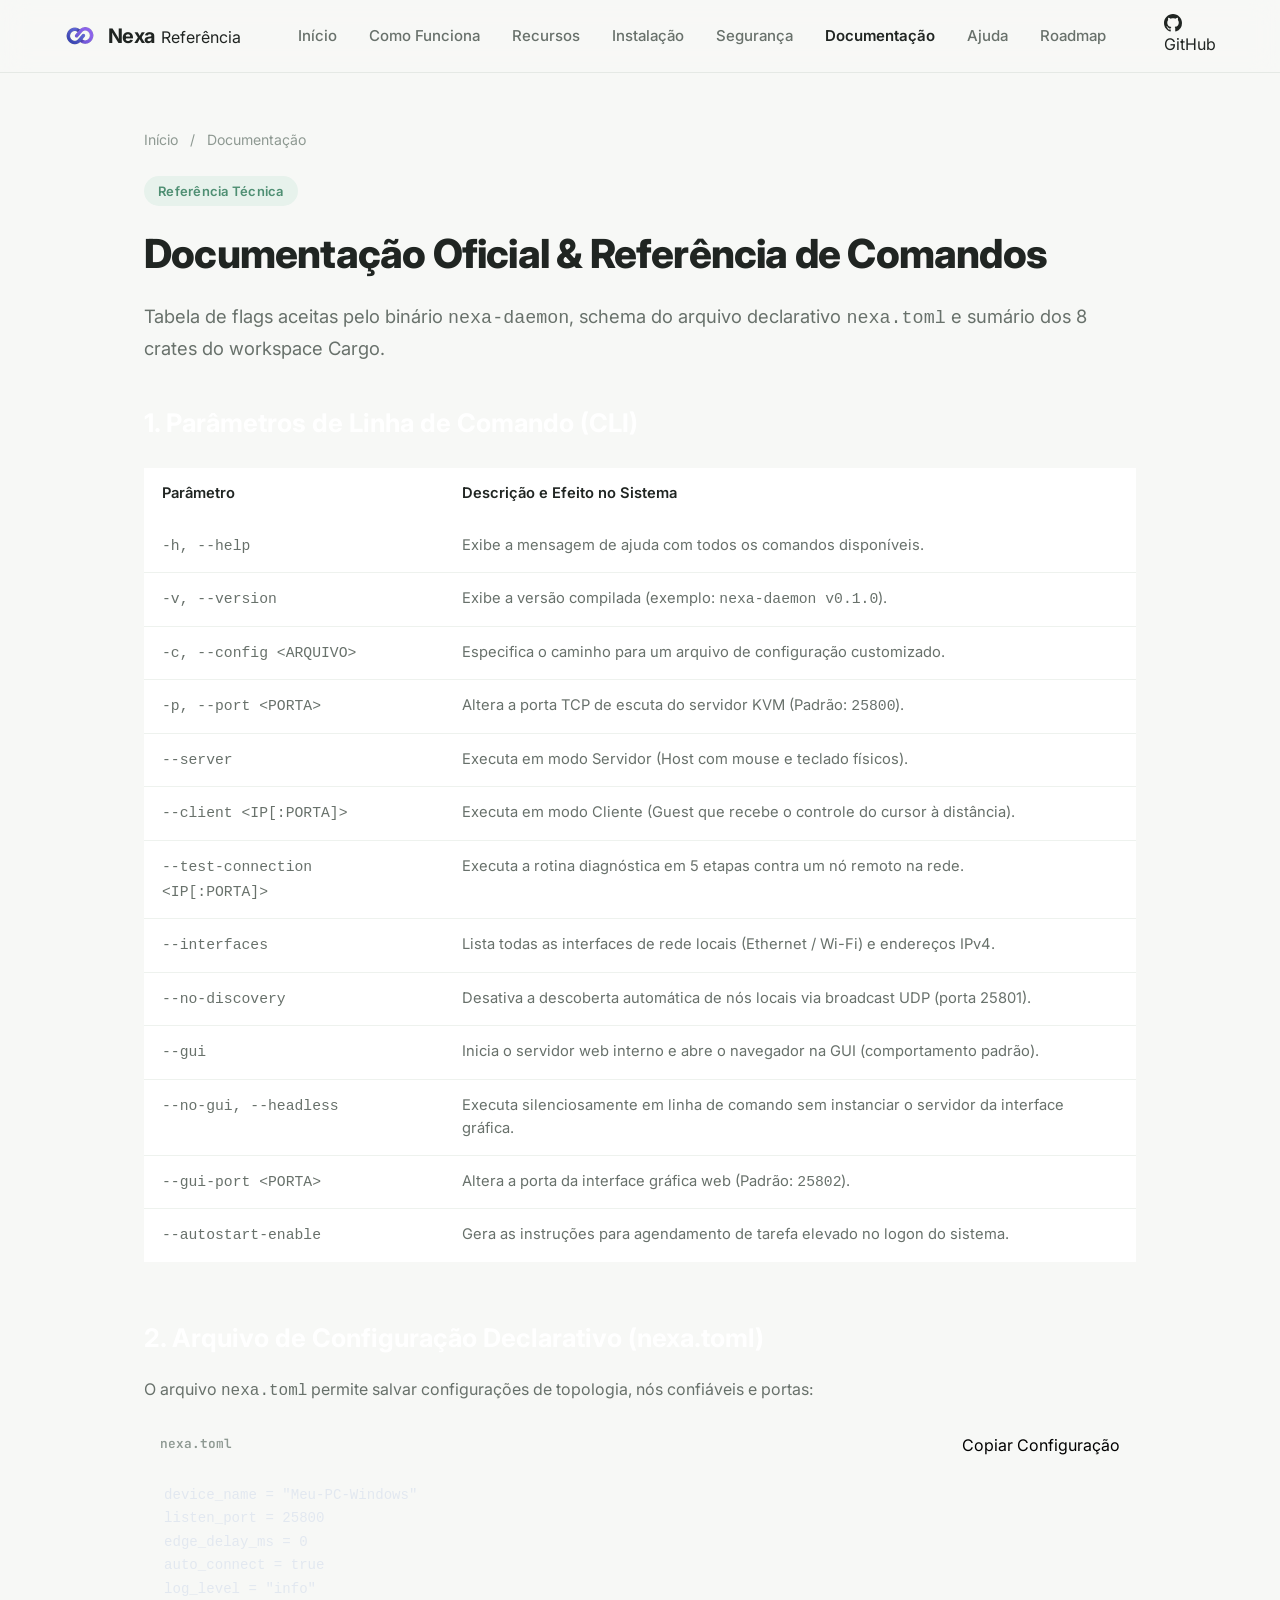
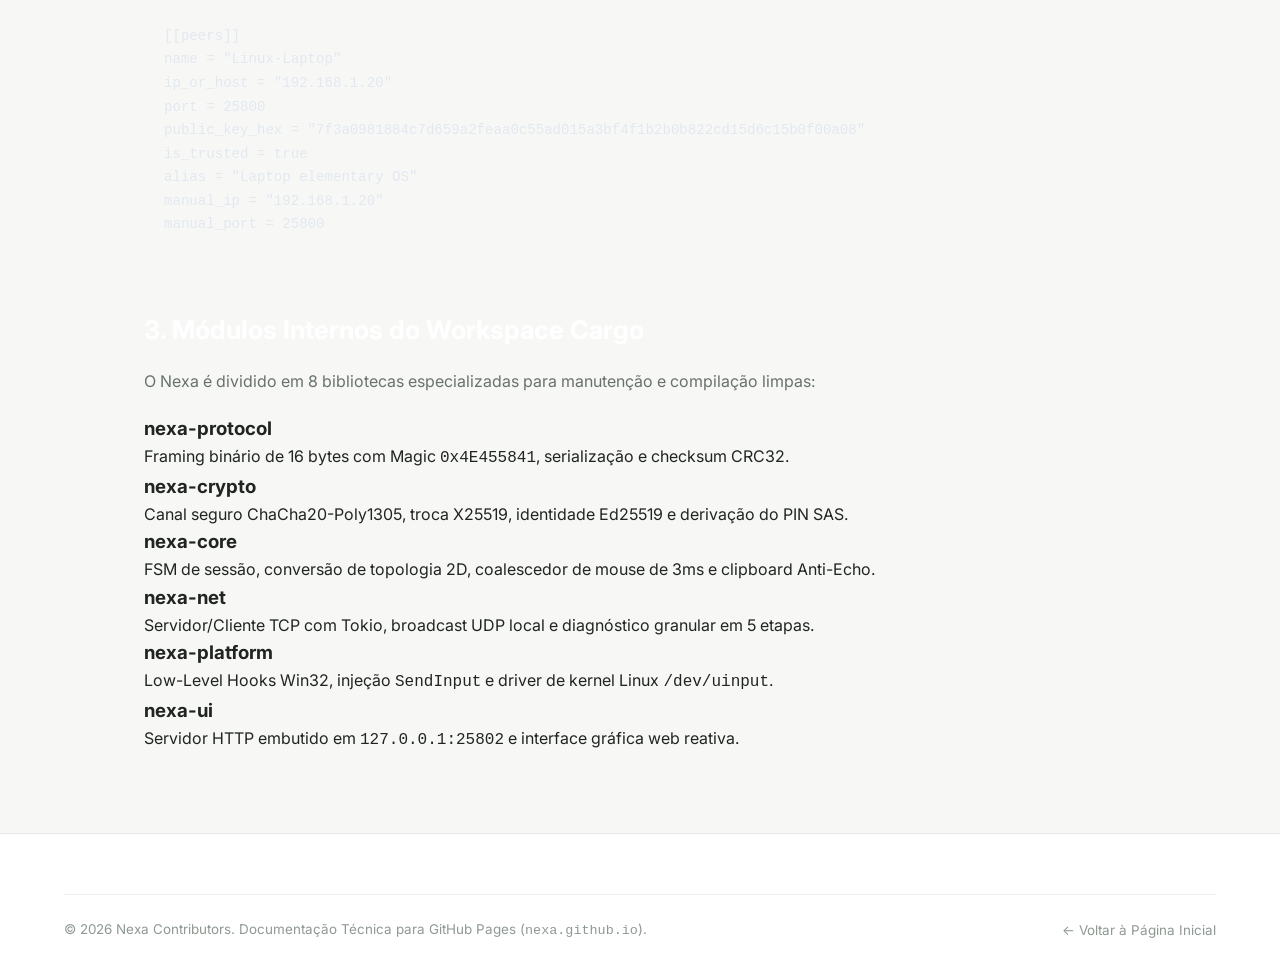
<file: documentacao/index.html>
<!DOCTYPE html>
<html lang="pt-BR">
<head>
  <meta charset="UTF-8">
  <meta name="viewport" content="width=device-width, initial-scale=1.0">
  
  <title>Documentação Técnica Oficial — CLI, nexa.toml e Crates do Nexa</title>
  <meta name="description" content="Referência técnica completa do Nexa KVM Share: tabela de parâmetros da linha de comando (nexa-daemon --help), especificação do arquivo nexa.toml e arquitetura dos 8 crates em Rust.">
  <meta name="keywords" content="documentação Nexa, nexa daemon CLI, nexa.toml configuração, crates Rust nexa, KVM switches linha de comando">
  <meta name="author" content="Nexa Contributors">
  <link rel="canonical" href="https://nexa.github.io/documentacao/">

  <meta property="og:title" content="Documentação Técnica Oficial — Nexa KVM Share">
  <meta property="og:description" content="Guia de referência para desenvolvedores e administradores de sistema: opções de CLI, configuração TOML e módulos Rust.">
  <meta property="og:url" content="https://nexa.github.io/documentacao/">
  <meta property="og:image" content="https://nexa.github.io/assets/brand/nexa-logo-dark.png">

  <link rel="icon" type="image/png" sizes="32x32" href="../assets/brand/nexa-icon-32.png">
  <link rel="apple-touch-icon" sizes="180x180" href="../assets/brand/nexa-icon-256.png">

  <link rel="preconnect" href="https://fonts.googleapis.com">
  <link rel="preconnect" href="https://fonts.gstatic.com" crossorigin>
  <link href="https://fonts.googleapis.com/css2?family=Inter:wght@400;500;600;700;800&family=JetBrains+Mono:wght@400;500;600&display=swap" rel="stylesheet">

  <link rel="stylesheet" href="../assets/css/style.css">
  <link rel="stylesheet" href="../assets/css/components.css">
  <link rel="stylesheet" href="../assets/css/docs.css">

  <script type="application/ld+json">
  {
    "@context": "https://schema.org",
    "@graph": [
      {
        "@type": "BreadcrumbList",
        "itemListElement": [
          {
            "@type": "ListItem",
            "position": 1,
            "name": "Início",
            "item": "https://nexa.github.io/"
          },
          {
            "@type": "ListItem",
            "position": 2,
            "name": "Documentação",
            "item": "https://nexa.github.io/documentacao/"
          }
        ]
      },
      {
        "@type": "TechArticle",
        "headline": "Documentação Técnica Oficial do Nexa KVM Share",
        "description": "Especificação da interface de linha de comando nexa-daemon e formato do arquivo de configuração declarativo nexa.toml.",
        "author": {
          "@type": "Organization",
          "name": "Nexa Project"
        },
        "publisher": {
          "@type": "Organization",
          "name": "Nexa Project"
        },
        "url": "https://nexa.github.io/documentacao/"
      }
    ]
  }
  </script>
</head>
<body>

  <div class="ambient-glow"></div>

  <header class="site-header">
    <div class="container header-inner">
      <a href="../" class="brand-wrapper">
        <img src="../assets/brand/nexa-icon-64.png" alt="Nexa Logo" class="brand-logo-img" width="34" height="34">
        <div class="brand-title-box">
          <span class="brand-name">Nexa</span>
          <span class="brand-tag">Referência</span>
        </div>
      </a>

      <nav aria-label="Navegação Principal">
        <ul class="nav-menu">
          <li><a href="../" class="nav-link">Início</a></li>
          <li><a href="../como-funciona/" class="nav-link">Como Funciona</a></li>
          <li><a href="../recursos/" class="nav-link">Recursos</a></li>
          <li><a href="../instalacao/" class="nav-link">Instalação</a></li>
          <li><a href="../seguranca/" class="nav-link">Segurança</a></li>
          <li><a href="../documentacao/" class="nav-link active">Documentação</a></li>
          <li><a href="../solucao-de-problemas/" class="nav-link">Ajuda</a></li>
          <li><a href="../roadmap/" class="nav-link">Roadmap</a></li>
        </ul>
      </nav>

      <div class="header-actions">
        <a href="https://github.com/rafaelmaciels/Nexa" target="_blank" rel="noopener noreferrer" class="btn-github">
          <svg viewBox="0 0 24 24" width="18" height="18" fill="currentColor">
            <path d="M12 0C5.37 0 0 5.37 0 12c0 5.31 3.435 9.795 8.205 11.385.6.105.825-.255.825-.57 0-.285-.015-1.23-.015-2.235-3.015.555-3.795-.735-4.035-1.41-.135-.345-.72-1.41-1.23-1.695-.42-.225-1.02-.78-.015-.795.945-.015 1.62.87 1.845 1.23 1.08 1.815 2.805 1.305 3.495.99.105-.78.42-1.305.765-1.605-2.67-.3-5.46-1.335-5.46-5.925 0-1.305.465-2.385 1.23-3.225-.12-.3-.54-1.53.12-3.18 0 0 1.005-.315 3.3 1.23.96-.27 1.98-.405 3-.405s2.04.135 3 .405c2.295-1.56 3.3-1.23 3.3-1.23.66 1.65.24 2.88.12 3.18.765.84 1.23 1.905 1.23 3.225 0 4.605-2.805 5.625-5.475 5.925.435.375.81 1.095.81 2.22 0 1.605-.015 2.895-.015 3.3 0 .315.225.69.825.57A12.02 12.02 0 0024 12c0-6.63-5.37-12-12-12z"/>
          </svg>
          <span>GitHub</span>
        </a>
      </div>
    </div>
  </header>

  <main class="container" style="padding: 56px 24px 80px; max-width: 1040px;">
    
    <nav aria-label="Breadcrumbs" style="margin-bottom: 24px; font-size: 0.88rem; color: var(--text-muted);">
      <a href="../" style="color: var(--accent); text-decoration: none;">Início</a>
      <span style="margin: 0 8px;">/</span>
      <span>Documentação</span>
    </nav>

    <header style="margin-bottom: 40px;">
      <span class="section-tag">Referência Técnica</span>
      <h1 style="font-size: 2.5rem; font-weight: 800; letter-spacing: -0.02em; margin-bottom: 16px;">
        Documentação Oficial & Referência de Comandos
      </h1>
      <p style="font-size: 1.15rem; color: var(--text-secondary); line-height: 1.6;">
        Tabela de flags aceitas pelo binário <code>nexa-daemon</code>, schema do arquivo declarativo <code>nexa.toml</code> e sumário dos 8 crates do workspace Cargo.
      </p>
    </header>

    <!-- Seção 1: CLI Flags -->
    <section style="margin-bottom: 56px;">
      <h2 style="font-size: 1.6rem; font-weight: 700; margin-bottom: 18px; color: #fff;">
        1. Parâmetros de Linha de Comando (CLI)
      </h2>

      <div class="docs-table-wrapper">
        <table class="docs-table">
          <thead>
            <tr>
              <th>Parâmetro</th>
              <th>Descrição e Efeito no Sistema</th>
            </tr>
          </thead>
          <tbody>
            <tr>
              <td><code>-h, --help</code></td>
              <td>Exibe a mensagem de ajuda com todos os comandos disponíveis.</td>
            </tr>
            <tr>
              <td><code>-v, --version</code></td>
              <td>Exibe a versão compilada (exemplo: <code>nexa-daemon v0.1.0</code>).</td>
            </tr>
            <tr>
              <td><code>-c, --config &lt;ARQUIVO&gt;</code></td>
              <td>Especifica o caminho para um arquivo de configuração customizado.</td>
            </tr>
            <tr>
              <td><code>-p, --port &lt;PORTA&gt;</code></td>
              <td>Altera a porta TCP de escuta do servidor KVM (Padrão: <code>25800</code>).</td>
            </tr>
            <tr>
              <td><code>--server</code></td>
              <td>Executa em modo Servidor (Host com mouse e teclado físicos).</td>
            </tr>
            <tr>
              <td><code>--client &lt;IP[:PORTA]&gt;</code></td>
              <td>Executa em modo Cliente (Guest que recebe o controle do cursor à distância).</td>
            </tr>
            <tr>
              <td><code>--test-connection &lt;IP[:PORTA]&gt;</code></td>
              <td>Executa a rotina diagnóstica em 5 etapas contra um nó remoto na rede.</td>
            </tr>
            <tr>
              <td><code>--interfaces</code></td>
              <td>Lista todas as interfaces de rede locais (Ethernet / Wi-Fi) e endereços IPv4.</td>
            </tr>
            <tr>
              <td><code>--no-discovery</code></td>
              <td>Desativa a descoberta automática de nós locais via broadcast UDP (porta 25801).</td>
            </tr>
            <tr>
              <td><code>--gui</code></td>
              <td>Inicia o servidor web interno e abre o navegador na GUI (comportamento padrão).</td>
            </tr>
            <tr>
              <td><code>--no-gui, --headless</code></td>
              <td>Executa silenciosamente em linha de comando sem instanciar o servidor da interface gráfica.</td>
            </tr>
            <tr>
              <td><code>--gui-port &lt;PORTA&gt;</code></td>
              <td>Altera a porta da interface gráfica web (Padrão: <code>25802</code>).</td>
            </tr>
            <tr>
              <td><code>--autostart-enable</code></td>
              <td>Gera as instruções para agendamento de tarefa elevado no logon do sistema.</td>
            </tr>
          </tbody>
        </table>
      </div>
    </section>

    <!-- Seção 2: nexa.toml -->
    <section style="margin-bottom: 56px;">
      <h2 style="font-size: 1.6rem; font-weight: 700; margin-bottom: 18px; color: #fff;">
        2. Arquivo de Configuração Declarativo (nexa.toml)
      </h2>
      <p style="color: var(--text-secondary); line-height: 1.6; margin-bottom: 16px;">
        O arquivo <code>nexa.toml</code> permite salvar configurações de topologia, nós confiáveis e portas:
      </p>

      <div class="code-block-container">
        <div class="code-block-header">
          <span class="code-block-title">nexa.toml</span>
          <button class="btn-copy-code" data-clipboard-target="#tomlCodeSnippet">
            <span>Copiar Configuração</span>
          </button>
        </div>
        <pre class="code-block-pre"><code id="tomlCodeSnippet">device_name = "Meu-PC-Windows"
listen_port = 25800
edge_delay_ms = 0
auto_connect = true
log_level = "info"

[[peers]]
name = "Linux-Laptop"
ip_or_host = "192.168.1.20"
port = 25800
public_key_hex = "7f3a0981884c7d659a2feaa0c55ad015a3bf4f1b2b0b822cd15d6c15b0f00a08"
is_trusted = true
alias = "Laptop elementary OS"
manual_ip = "192.168.1.20"
manual_port = 25800</code></pre>
      </div>
    </section>

    <!-- Seção 3: Estrutura dos Crates -->
    <section>
      <h2 style="font-size: 1.6rem; font-weight: 700; margin-bottom: 18px; color: #fff;">
        3. Módulos Internos do Workspace Cargo
      </h2>
      <p style="color: var(--text-secondary); line-height: 1.6; margin-bottom: 20px;">
        O Nexa é dividido em 8 bibliotecas especializadas para manutenção e compilação limpas:
      </p>

      <div class="features-grid">
        <div class="feature-card">
          <h3 class="feature-title">nexa-protocol</h3>
          <p class="feature-text">Framing binário de 16 bytes com Magic <code>0x4E455841</code>, serialização e checksum CRC32.</p>
        </div>
        <div class="feature-card">
          <h3 class="feature-title">nexa-crypto</h3>
          <p class="feature-text">Canal seguro ChaCha20-Poly1305, troca X25519, identidade Ed25519 e derivação do PIN SAS.</p>
        </div>
        <div class="feature-card">
          <h3 class="feature-title">nexa-core</h3>
          <p class="feature-text">FSM de sessão, conversão de topologia 2D, coalescedor de mouse de 3ms e clipboard Anti-Echo.</p>
        </div>
        <div class="feature-card">
          <h3 class="feature-title">nexa-net</h3>
          <p class="feature-text">Servidor/Cliente TCP com Tokio, broadcast UDP local e diagnóstico granular em 5 etapas.</p>
        </div>
        <div class="feature-card">
          <h3 class="feature-title">nexa-platform</h3>
          <p class="feature-text">Low-Level Hooks Win32, injeção <code>SendInput</code> e driver de kernel Linux <code>/dev/uinput</code>.</p>
        </div>
        <div class="feature-card">
          <h3 class="feature-title">nexa-ui</h3>
          <p class="feature-text">Servidor HTTP embutido em <code>127.0.0.1:25802</code> e interface gráfica web reativa.</p>
        </div>
      </div>
    </section>

  </main>

  <footer class="site-footer">
    <div class="container">
      <div class="footer-bottom">
        <div>© 2026 Nexa Contributors. Documentação Técnica para GitHub Pages (<code>nexa.github.io</code>).</div>
        <div><a href="../">← Voltar à Página Inicial</a></div>
      </div>
    </div>
  </footer>

  <script src="../assets/js/main.js"></script>
</body>
</html>
</file>
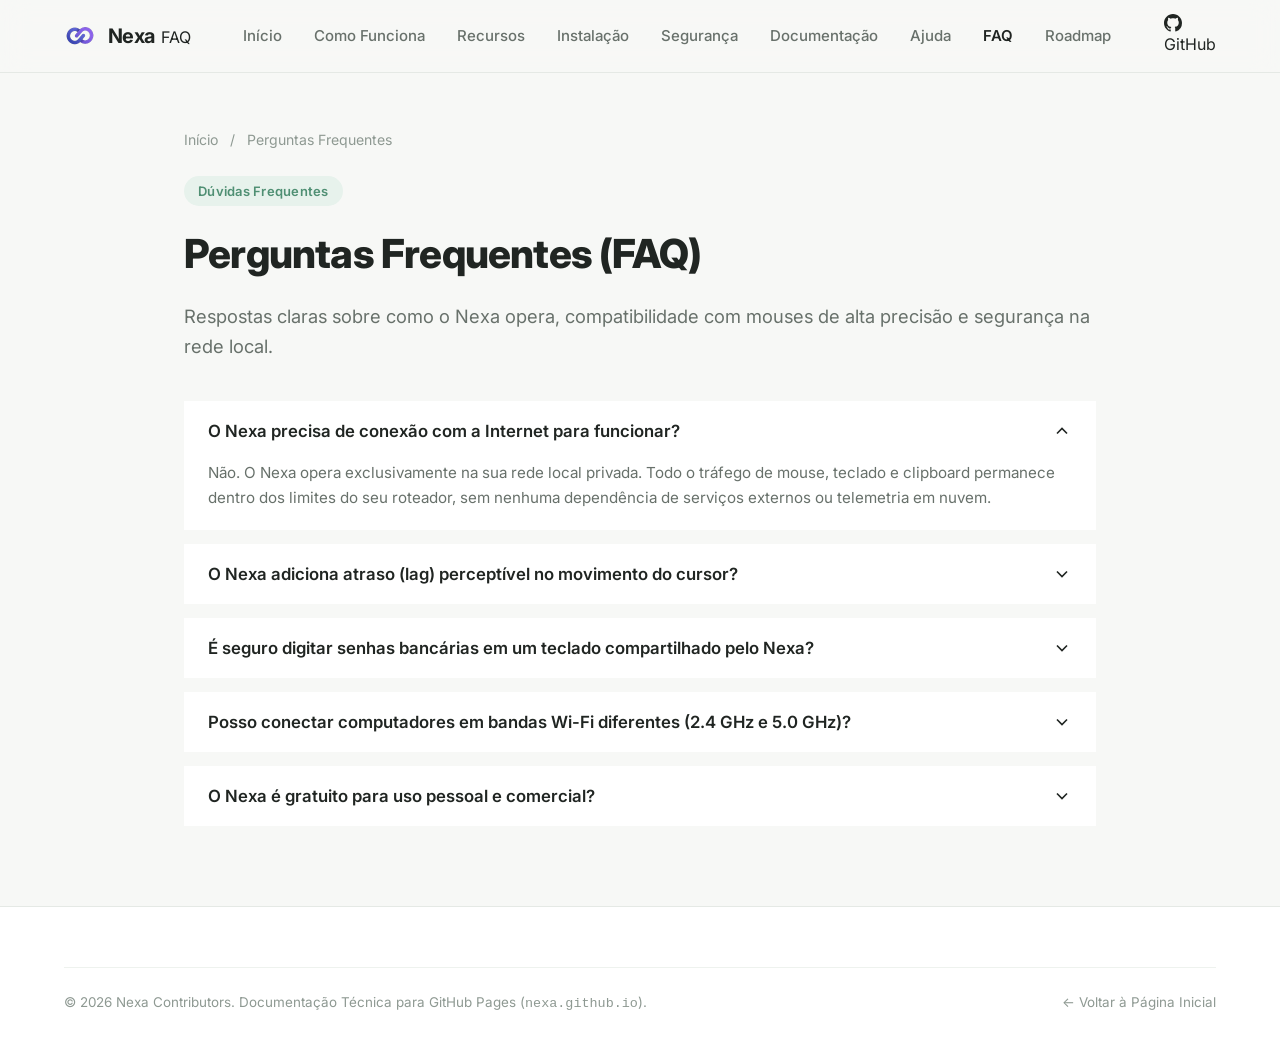
<file: faq/index.html>
<!DOCTYPE html>
<html lang="pt-BR">
<head>
  <meta charset="UTF-8">
  <meta name="viewport" content="width=device-width, initial-scale=1.0">
  
  <title>Perguntas Frequentes (FAQ) — Nexa KVM Share</title>
  <meta name="description" content="Tire suas dúvidas sobre o Nexa: latência para jogos, funcionamento sem internet, compatibilidade de mouses gamers, criptografia e licença open-source.">
  <meta name="keywords" content="FAQ Nexa, dúvidas Nexa, latência nexa jogos, nexa funciona sem internet, licença nexa open source">
  <meta name="author" content="Nexa Contributors">
  <link rel="canonical" href="https://nexa.github.io/faq/">

  <meta property="og:title" content="Perguntas Frequentes (FAQ) — Nexa KVM Share">
  <meta property="og:description" content="Perguntas e respostas sobre desempenho, segurança e operação do Nexa na sua rede local.">
  <meta property="og:url" content="https://nexa.github.io/faq/">
  <meta property="og:image" content="https://nexa.github.io/assets/brand/nexa-logo-dark.png">

  <link rel="icon" type="image/png" sizes="32x32" href="../assets/brand/nexa-icon-32.png">
  <link rel="apple-touch-icon" sizes="180x180" href="../assets/brand/nexa-icon-256.png">

  <link rel="preconnect" href="https://fonts.googleapis.com">
  <link rel="preconnect" href="https://fonts.gstatic.com" crossorigin>
  <link href="https://fonts.googleapis.com/css2?family=Inter:wght@400;500;600;700;800&family=JetBrains+Mono:wght@400;500;600&display=swap" rel="stylesheet">

  <link rel="stylesheet" href="../assets/css/style.css">
  <link rel="stylesheet" href="../assets/css/components.css">
  <link rel="stylesheet" href="../assets/css/docs.css">

  <script type="application/ld+json">
  {
    "@context": "https://schema.org",
    "@graph": [
      {
        "@type": "BreadcrumbList",
        "itemListElement": [
          {
            "@type": "ListItem",
            "position": 1,
            "name": "Início",
            "item": "https://nexa.github.io/"
          },
          {
            "@type": "ListItem",
            "position": 2,
            "name": "FAQ",
            "item": "https://nexa.github.io/faq/"
          }
        ]
      },
      {
        "@type": "FAQPage",
        "mainEntity": [
          {
            "@type": "Question",
            "name": "O Nexa precisa de conexão com a Internet para funcionar?",
            "acceptedAnswer": {
              "@type": "Answer",
              "text": "Não. O Nexa funciona 100% de ponta a ponta na sua rede local (LAN). Nenhum pacote de mouse, teclado ou texto sai da sua rede doméstica."
            }
          },
          {
            "@type": "Question",
            "name": "O Nexa serve para jogar jogos competitivos no computador remoto?",
            "acceptedAnswer": {
              "@type": "Answer",
              "text": "O Nexa possui algoritmo de coalescência que suporta mouses de 1000Hz com latência sub-milissegundo em rede local. No entanto, para jogos FPS de tiro rápido com captura de cursor em modo relativo puro, recomenda-se plugar o mouse diretamente na máquina do jogo."
            }
          },
          {
            "@type": "Question",
            "name": "Um computador pode estar no cabo e outro no Wi-Fi?",
            "acceptedAnswer": {
              "@type": "Answer",
              "text": "Sim! O Nexa se conecta diretamente via endereço IP (TCP). Desde que estejam na mesma sub-rede, bandas diferentes (2.4GHz e 5GHz) ou conexões mistas cabo/Wi-Fi funcionam perfeitamente."
            }
          },
          {
            "@type": "Question",
            "name": "Qual é a licença do Nexa?",
            "acceptedAnswer": {
              "@type": "Answer",
              "text": "O Nexa é distribuído sob licença dupla MIT ou Apache-2.0, sendo 100% gratuito e open-source para uso pessoal ou comercial."
            }
          }
        ]
      }
    ]
  }
  </script>
</head>
<body>

  <div class="ambient-glow"></div>

  <header class="site-header">
    <div class="container header-inner">
      <a href="../" class="brand-wrapper">
        <img src="../assets/brand/nexa-icon-64.png" alt="Nexa Logo" class="brand-logo-img" width="34" height="34">
        <div class="brand-title-box">
          <span class="brand-name">Nexa</span>
          <span class="brand-tag">FAQ</span>
        </div>
      </a>

      <nav aria-label="Navegação Principal">
        <ul class="nav-menu">
          <li><a href="../" class="nav-link">Início</a></li>
          <li><a href="../como-funciona/" class="nav-link">Como Funciona</a></li>
          <li><a href="../recursos/" class="nav-link">Recursos</a></li>
          <li><a href="../instalacao/" class="nav-link">Instalação</a></li>
          <li><a href="../seguranca/" class="nav-link">Segurança</a></li>
          <li><a href="../documentacao/" class="nav-link">Documentação</a></li>
          <li><a href="../solucao-de-problemas/" class="nav-link">Ajuda</a></li>
          <li><a href="../faq/" class="nav-link active">FAQ</a></li>
          <li><a href="../roadmap/" class="nav-link">Roadmap</a></li>
        </ul>
      </nav>

      <div class="header-actions">
        <a href="https://github.com/rafaelmaciels/Nexa" target="_blank" rel="noopener noreferrer" class="btn-github">
          <svg viewBox="0 0 24 24" width="18" height="18" fill="currentColor">
            <path d="M12 0C5.37 0 0 5.37 0 12c0 5.31 3.435 9.795 8.205 11.385.6.105.825-.255.825-.57 0-.285-.015-1.23-.015-2.235-3.015.555-3.795-.735-4.035-1.41-.135-.345-.72-1.41-1.23-1.695-.42-.225-1.02-.78-.015-.795.945-.015 1.62.87 1.845 1.23 1.08 1.815 2.805 1.305 3.495.99.105-.78.42-1.305.765-1.605-2.67-.3-5.46-1.335-5.46-5.925 0-1.305.465-2.385 1.23-3.225-.12-.3-.54-1.53.12-3.18 0 0 1.005-.315 3.3 1.23.96-.27 1.98-.405 3-.405s2.04.135 3 .405c2.295-1.56 3.3-1.23 3.3-1.23.66 1.65.24 2.88.12 3.18.765.84 1.23 1.905 1.23 3.225 0 4.605-2.805 5.625-5.475 5.925.435.375.81 1.095.81 2.22 0 1.605-.015 2.895-.015 3.3 0 .315.225.69.825.57A12.02 12.02 0 0024 12c0-6.63-5.37-12-12-12z"/>
          </svg>
          <span>GitHub</span>
        </a>
      </div>
    </div>
  </header>

  <main class="container" style="padding: 56px 24px 80px; max-width: 960px;">
    
    <nav aria-label="Breadcrumbs" style="margin-bottom: 24px; font-size: 0.88rem; color: var(--text-muted);">
      <a href="../" style="color: var(--accent); text-decoration: none;">Início</a>
      <span style="margin: 0 8px;">/</span>
      <span>Perguntas Frequentes</span>
    </nav>

    <header style="margin-bottom: 40px;">
      <span class="section-tag">Dúvidas Frequentes</span>
      <h1 style="font-size: 2.5rem; font-weight: 800; letter-spacing: -0.02em; margin-bottom: 16px;">
        Perguntas Frequentes (FAQ)
      </h1>
      <p style="font-size: 1.15rem; color: var(--text-secondary); line-height: 1.6;">
        Respostas claras sobre como o Nexa opera, compatibilidade com mouses de alta precisão e segurança na rede local.
      </p>
    </header>

    <div class="faq-list">
      
      <div class="faq-item open">
        <button class="faq-question">
          <span>O Nexa precisa de conexão com a Internet para funcionar?</span>
          <svg class="faq-icon" viewBox="0 0 24 24" fill="none" stroke="currentColor" stroke-width="2">
            <polyline points="6 9 12 15 18 9"></polyline>
          </svg>
        </button>
        <div class="faq-answer">
          Não. O Nexa opera exclusivamente na sua rede local privada. Todo o tráfego de mouse, teclado e clipboard permanece dentro dos limites do seu roteador, sem nenhuma dependência de serviços externos ou telemetria em nuvem.
        </div>
      </div>

      <div class="faq-item">
        <button class="faq-question">
          <span>O Nexa adiciona atraso (lag) perceptível no movimento do cursor?</span>
          <svg class="faq-icon" viewBox="0 0 24 24" fill="none" stroke="currentColor" stroke-width="2">
            <polyline points="6 9 12 15 18 9"></polyline>
          </svg>
        </button>
        <div class="faq-answer">
          Em redes locais com boa intensidade de sinal ou cabo Ethernet, a latência de trânsito é inferior a 1 milissegundo. Graças ao coalescedor adaptativo de 3ms escrito em Rust, o movimento é extremamente fluído e indistinguível de um monitor físico estendido.
        </div>
      </div>

      <div class="faq-item">
        <button class="faq-question">
          <span>É seguro digitar senhas bancárias em um teclado compartilhado pelo Nexa?</span>
          <svg class="faq-icon" viewBox="0 0 24 24" fill="none" stroke="currentColor" stroke-width="2">
            <polyline points="6 9 12 15 18 9"></polyline>
          </svg>
        </button>
        <div class="faq-answer">
          Sim. Todo o canal de comunicação é autenticado e cifrado com a moderna cifra ChaCha20-Poly1305 com proteção estrita anti-replay. Além disso, o pareamento visual via código SAS de 6 dígitos impede que qualquer atacante intercepte a chave de criptografia.
        </div>
      </div>

      <div class="faq-item">
        <button class="faq-question">
          <span>Posso conectar computadores em bandas Wi-Fi diferentes (2.4 GHz e 5.0 GHz)?</span>
          <svg class="faq-icon" viewBox="0 0 24 24" fill="none" stroke="currentColor" stroke-width="2">
            <polyline points="6 9 12 15 18 9"></polyline>
          </svg>
        </button>
        <div class="faq-answer">
          Sim! Desde que o seu roteador não tenha o recurso de "Isolamento de Clientes (AP Isolation)" ativado, aparelhos no Wi-Fi 2.4 GHz, 5.0 GHz ou conectados por cabo Ethernet conversam diretamente via protocolo TCP padrão.
        </div>
      </div>

      <div class="faq-item">
        <button class="faq-question">
          <span>O Nexa é gratuito para uso pessoal e comercial?</span>
          <svg class="faq-icon" viewBox="0 0 24 24" fill="none" stroke="currentColor" stroke-width="2">
            <polyline points="6 9 12 15 18 9"></polyline>
          </svg>
        </button>
        <div class="faq-answer">
          Sim! O Nexa é um software livre distribuído sob licença dupla MIT ou Apache-2.0. Você é livre para usá-lo, estudar seu código-fonte e modificá-lo sem custos.
        </div>
      </div>

    </div>

  </main>

  <footer class="site-footer">
    <div class="container">
      <div class="footer-bottom">
        <div>© 2026 Nexa Contributors. Documentação Técnica para GitHub Pages (<code>nexa.github.io</code>).</div>
        <div><a href="../">← Voltar à Página Inicial</a></div>
      </div>
    </div>
  </footer>

  <script src="../assets/js/main.js"></script>
</body>
</html>
</file>
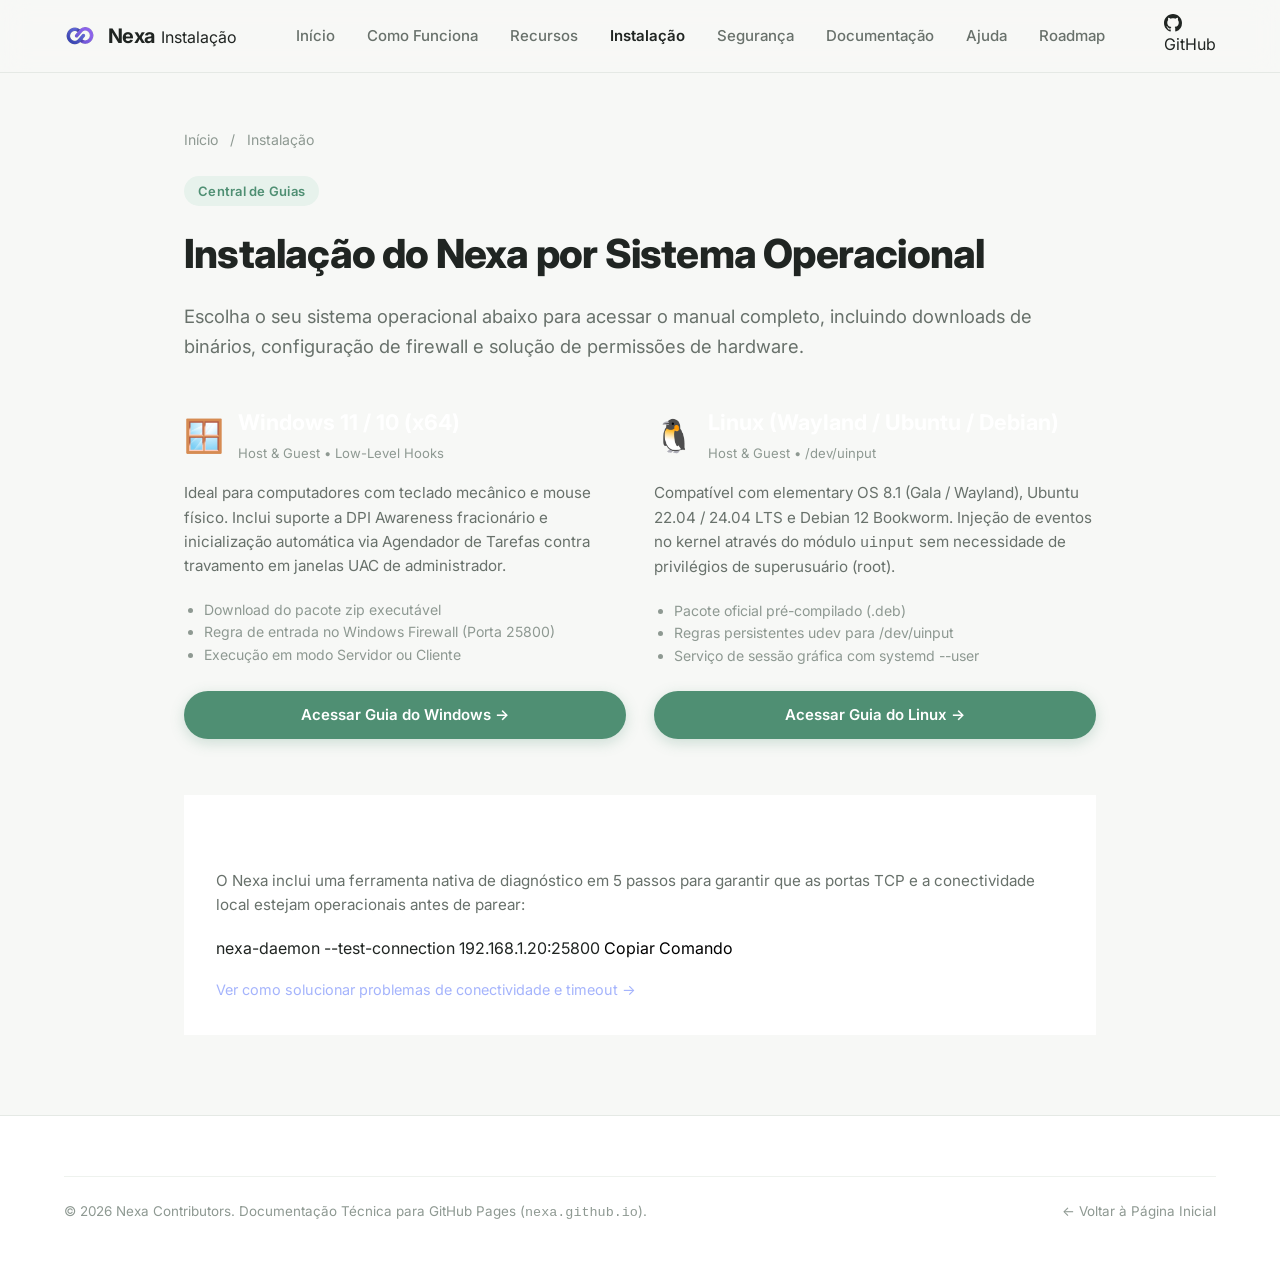
<file: instalacao/index.html>
<!DOCTYPE html>
<html lang="pt-BR">
<head>
  <meta charset="UTF-8">
  <meta name="viewport" content="width=device-width, initial-scale=1.0">
  
  <title>Instalação do Nexa — Guias Oficiais para Windows e Linux</title>
  <meta name="description" content="Central de instalação do Nexa KVM Share. Escolha seu sistema operacional e aprenda a configurar permissões, regras de firewall e inicialização automática.">
  <meta name="keywords" content="instalação Nexa, instalar Nexa Windows 11, instalar Nexa Linux, download nexa-daemon, setup KVM software">
  <meta name="author" content="Nexa Contributors">
  <link rel="canonical" href="https://nexa.github.io/instalacao/">

  <meta property="og:title" content="Instalação do Nexa — Guias Oficiais Windows e Linux">
  <meta property="og:description" content="Aprenda a instalar e configurar o Nexa no Windows 11, Windows 10 e distribuições Linux baseadas em Debian e Ubuntu.">
  <meta property="og:url" content="https://nexa.github.io/instalacao/">
  <meta property="og:image" content="https://nexa.github.io/assets/brand/nexa-logo-dark.png">

  <link rel="icon" type="image/png" sizes="32x32" href="../assets/brand/nexa-icon-32.png">
  <link rel="apple-touch-icon" sizes="180x180" href="../assets/brand/nexa-icon-256.png">

  <link rel="preconnect" href="https://fonts.googleapis.com">
  <link rel="preconnect" href="https://fonts.gstatic.com" crossorigin>
  <link href="https://fonts.googleapis.com/css2?family=Inter:wght@400;500;600;700;800&family=JetBrains+Mono:wght@400;500;600&display=swap" rel="stylesheet">

  <link rel="stylesheet" href="../assets/css/style.css">
  <link rel="stylesheet" href="../assets/css/components.css">
  <link rel="stylesheet" href="../assets/css/docs.css">

  <script type="application/ld+json">
  {
    "@context": "https://schema.org",
    "@graph": [
      {
        "@type": "BreadcrumbList",
        "itemListElement": [
          {
            "@type": "ListItem",
            "position": 1,
            "name": "Início",
            "item": "https://nexa.github.io/"
          },
          {
            "@type": "ListItem",
            "position": 2,
            "name": "Instalação",
            "item": "https://nexa.github.io/instalacao/"
          }
        ]
      }
    ]
  }
  </script>
</head>
<body>

  <div class="ambient-glow"></div>

  <header class="site-header">
    <div class="container header-inner">
      <a href="../" class="brand-wrapper">
        <img src="../assets/brand/nexa-icon-64.png" alt="Nexa Logo" class="brand-logo-img" width="34" height="34">
        <div class="brand-title-box">
          <span class="brand-name">Nexa</span>
          <span class="brand-tag">Instalação</span>
        </div>
      </a>

      <nav aria-label="Navegação Principal">
        <ul class="nav-menu">
          <li><a href="../" class="nav-link">Início</a></li>
          <li><a href="../como-funciona/" class="nav-link">Como Funciona</a></li>
          <li><a href="../recursos/" class="nav-link">Recursos</a></li>
          <li><a href="../instalacao/" class="nav-link active">Instalação</a></li>
          <li><a href="../seguranca/" class="nav-link">Segurança</a></li>
          <li><a href="../documentacao/" class="nav-link">Documentação</a></li>
          <li><a href="../solucao-de-problemas/" class="nav-link">Ajuda</a></li>
          <li><a href="../roadmap/" class="nav-link">Roadmap</a></li>
        </ul>
      </nav>

      <div class="header-actions">
        <a href="https://github.com/rafaelmaciels/Nexa" target="_blank" rel="noopener noreferrer" class="btn-github">
          <svg viewBox="0 0 24 24" width="18" height="18" fill="currentColor">
            <path d="M12 0C5.37 0 0 5.37 0 12c0 5.31 3.435 9.795 8.205 11.385.6.105.825-.255.825-.57 0-.285-.015-1.23-.015-2.235-3.015.555-3.795-.735-4.035-1.41-.135-.345-.72-1.41-1.23-1.695-.42-.225-1.02-.78-.015-.795.945-.015 1.62.87 1.845 1.23 1.08 1.815 2.805 1.305 3.495.99.105-.78.42-1.305.765-1.605-2.67-.3-5.46-1.335-5.46-5.925 0-1.305.465-2.385 1.23-3.225-.12-.3-.54-1.53.12-3.18 0 0 1.005-.315 3.3 1.23.96-.27 1.98-.405 3-.405s2.04.135 3 .405c2.295-1.56 3.3-1.23 3.3-1.23.66 1.65.24 2.88.12 3.18.765.84 1.23 1.905 1.23 3.225 0 4.605-2.805 5.625-5.475 5.925.435.375.81 1.095.81 2.22 0 1.605-.015 2.895-.015 3.3 0 .315.225.69.825.57A12.02 12.02 0 0024 12c0-6.63-5.37-12-12-12z"/>
          </svg>
          <span>GitHub</span>
        </a>
      </div>
    </div>
  </header>

  <main class="container" style="padding: 56px 24px 80px; max-width: 960px;">
    
    <nav aria-label="Breadcrumbs" style="margin-bottom: 24px; font-size: 0.88rem; color: var(--text-muted);">
      <a href="../" style="color: var(--accent); text-decoration: none;">Início</a>
      <span style="margin: 0 8px;">/</span>
      <span>Instalação</span>
    </nav>

    <header style="margin-bottom: 44px;">
      <span class="section-tag">Central de Guias</span>
      <h1 style="font-size: 2.5rem; font-weight: 800; letter-spacing: -0.02em; margin-bottom: 16px;">
        Instalação do Nexa por Sistema Operacional
      </h1>
      <p style="font-size: 1.15rem; color: var(--text-secondary); line-height: 1.6;">
        Escolha o seu sistema operacional abaixo para acessar o manual completo, incluindo downloads de binários, configuração de firewall e solução de permissões de hardware.
      </p>
    </header>

    <div style="display: grid; grid-template-columns: repeat(auto-fit, minmax(320px, 1fr)); gap: 28px; margin-bottom: 56px;">
      
      <!-- Card Windows -->
      <div class="step-card" style="display: flex; flex-direction: column; justify-content: space-between;">
        <div>
          <div style="display: flex; align-items: center; gap: 14px; margin-bottom: 16px;">
            <span style="font-size: 2rem;">🪟</span>
            <div>
              <h2 style="font-size: 1.35rem; font-weight: 700; color: #fff;">Windows 11 / 10 (x64)</h2>
              <span style="font-size: 0.82rem; color: var(--text-muted);">Host & Guest • Low-Level Hooks</span>
            </div>
          </div>
          <p style="color: var(--text-secondary); line-height: 1.6; font-size: 0.95rem; margin-bottom: 20px;">
            Ideal para computadores com teclado mecânico e mouse físico. Inclui suporte a DPI Awareness fracionário e inicialização automática via Agendador de Tarefas contra travamento em janelas UAC de administrador.
          </p>
          <ul style="color: var(--text-muted); font-size: 0.88rem; margin-bottom: 24px; padding-left: 20px;">
            <li>Download do pacote zip executável</li>
            <li>Regra de entrada no Windows Firewall (Porta 25800)</li>
            <li>Execução em modo Servidor ou Cliente</li>
          </ul>
        </div>
        <a href="./windows/" class="btn btn-primary" style="width: 100%;">
          <span>Acessar Guia do Windows →</span>
        </a>
      </div>

      <!-- Card Linux -->
      <div class="step-card" style="display: flex; flex-direction: column; justify-content: space-between;">
        <div>
          <div style="display: flex; align-items: center; gap: 14px; margin-bottom: 16px;">
            <span style="font-size: 2rem;">🐧</span>
            <div>
              <h2 style="font-size: 1.35rem; font-weight: 700; color: #fff;">Linux (Wayland / Ubuntu / Debian)</h2>
              <span style="font-size: 0.82rem; color: var(--text-muted);">Host & Guest • /dev/uinput</span>
            </div>
          </div>
          <p style="color: var(--text-secondary); line-height: 1.6; font-size: 0.95rem; margin-bottom: 20px;">
            Compatível com elementary OS 8.1 (Gala / Wayland), Ubuntu 22.04 / 24.04 LTS e Debian 12 Bookworm. Injeção de eventos no kernel através do módulo <code>uinput</code> sem necessidade de privilégios de superusuário (root).
          </p>
          <ul style="color: var(--text-muted); font-size: 0.88rem; margin-bottom: 24px; padding-left: 20px;">
            <li>Pacote oficial pré-compilado (.deb)</li>
            <li>Regras persistentes udev para /dev/uinput</li>
            <li>Serviço de sessão gráfica com systemd --user</li>
          </ul>
        </div>
        <a href="./linux/" class="btn btn-primary" style="width: 100%;">
          <span>Acessar Guia do Linux →</span>
        </a>
      </div>

    </div>

    <!-- Seção de Diagnóstico Prévio -->
    <div style="background: var(--bg-surface); border: 1px solid var(--border); border-radius: var(--radius); padding: 32px;">
      <h3 style="font-size: 1.25rem; font-weight: 700; margin-bottom: 10px; color: #fff;">Antes de Conectar: Teste Sua Rede Local</h3>
      <p style="color: var(--text-secondary); font-size: 0.95rem; line-height: 1.6; margin-bottom: 18px;">
        O Nexa inclui uma ferramenta nativa de diagnóstico em 5 passos para garantir que as portas TCP e a conectividade local estejam operacionais antes de parear:
      </p>
      <div class="code-box" style="margin-bottom: 16px;">
        <span class="code-snippet">nexa-daemon --test-connection 192.168.1.20:25800</span>
        <button class="btn-copy-code" data-clipboard-text="nexa-daemon --test-connection 192.168.1.20:25800">
          <span>Copiar Comando</span>
        </button>
      </div>
      <a href="../solucao-de-problemas/" style="font-size: 0.9rem; color: #a5b4fc; text-decoration: none;">Ver como solucionar problemas de conectividade e timeout →</a>
    </div>

  </main>

  <footer class="site-footer">
    <div class="container">
      <div class="footer-bottom">
        <div>© 2026 Nexa Contributors. Documentação Técnica para GitHub Pages (<code>nexa.github.io</code>).</div>
        <div><a href="../">← Voltar à Página Inicial</a></div>
      </div>
    </div>
  </footer>

  <script src="../assets/js/main.js"></script>
</body>
</html>
</file>
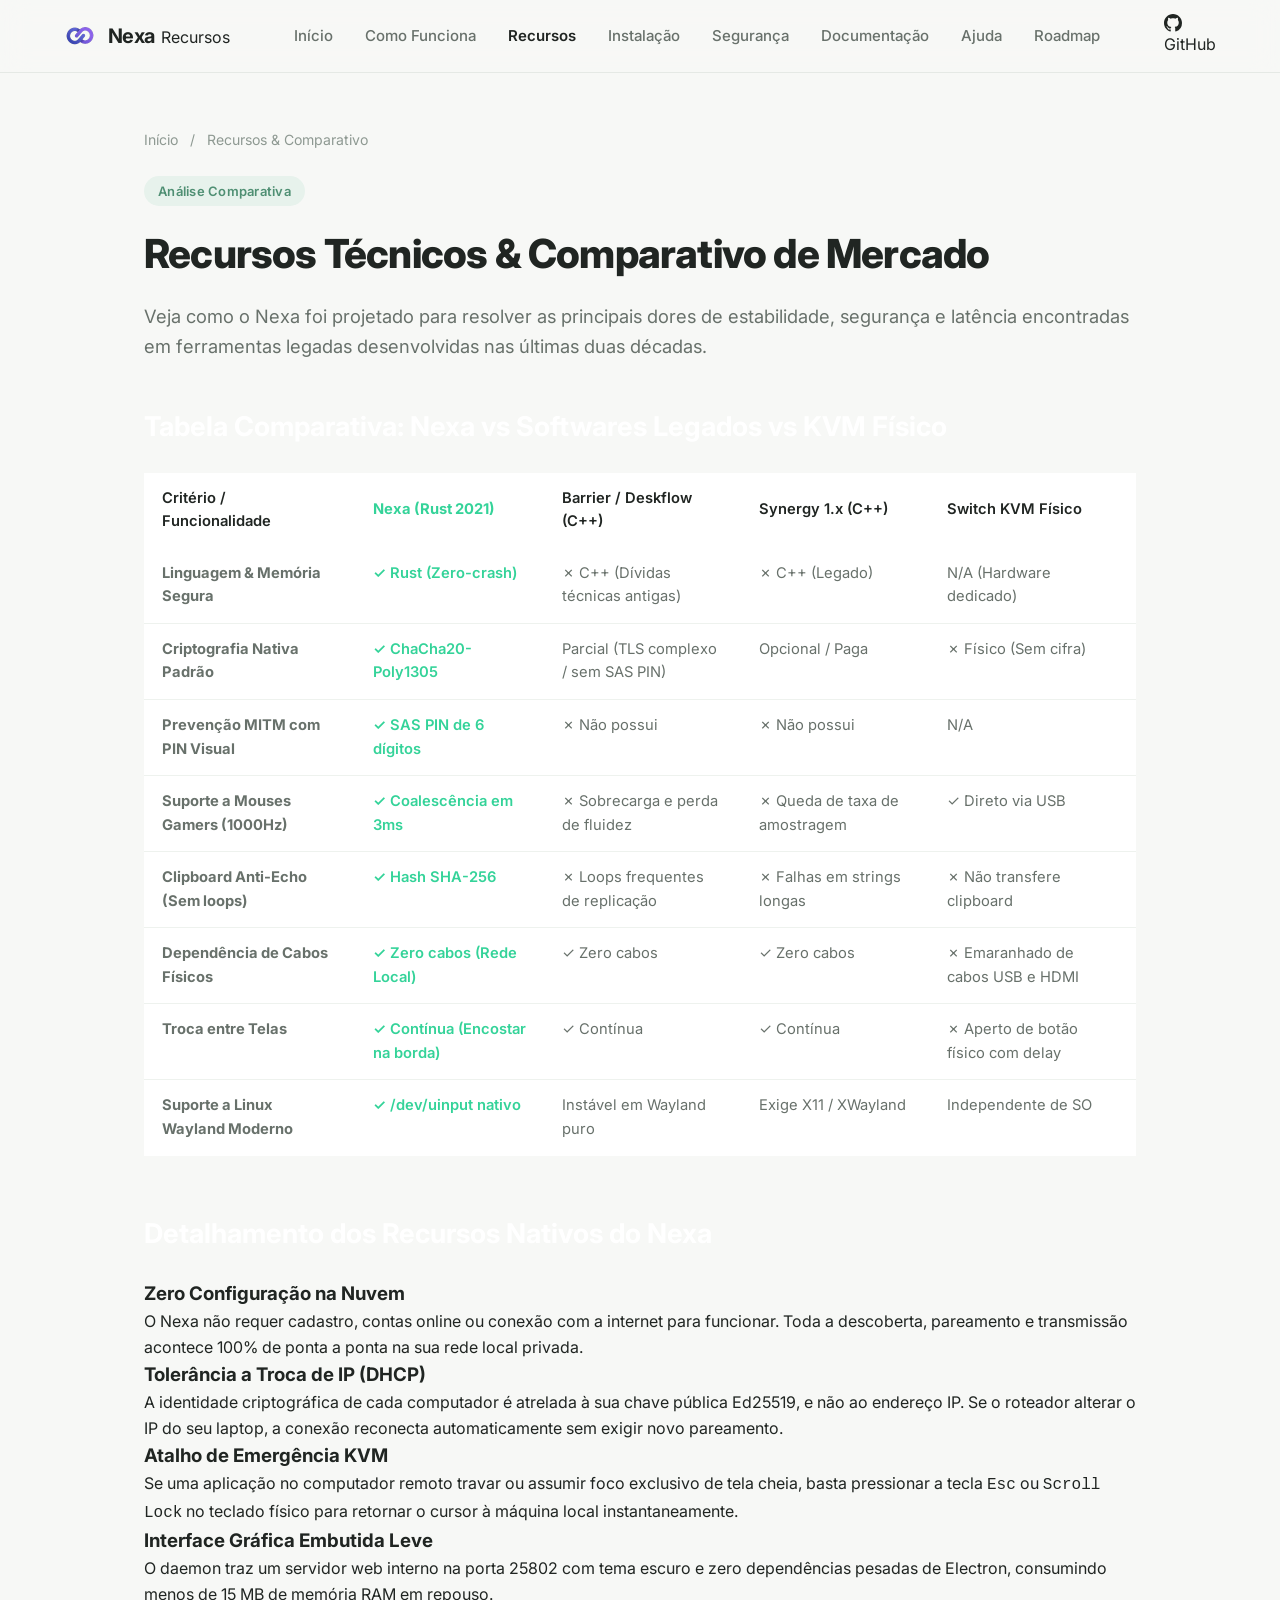
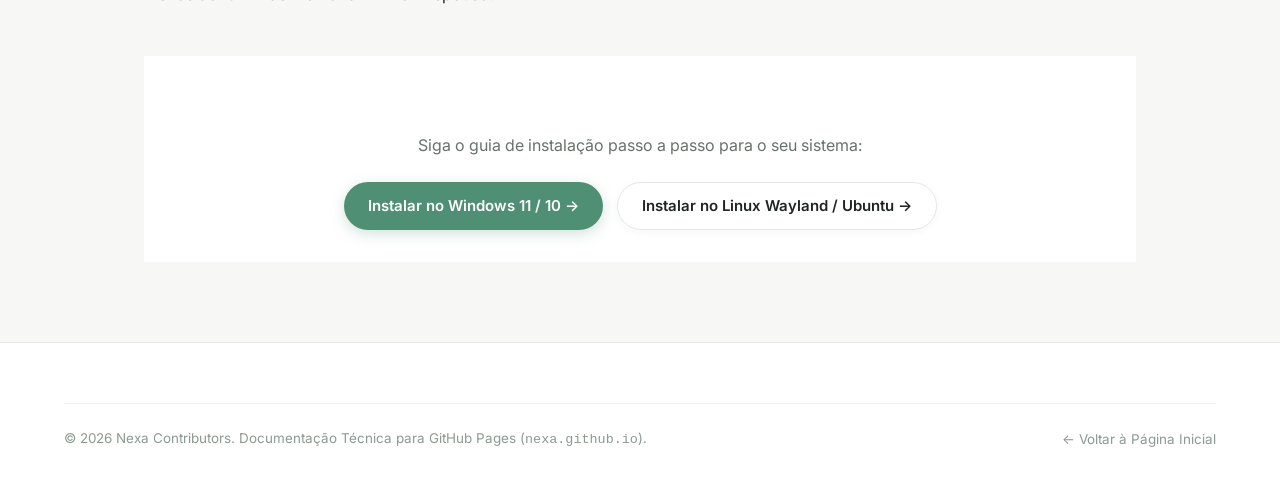
<file: recursos/index.html>
<!DOCTYPE html>
<html lang="pt-BR">
<head>
  <meta charset="UTF-8">
  <meta name="viewport" content="width=device-width, initial-scale=1.0">
  
  <title>Recursos & Comparativo Técnico — Nexa KVM Share vs Barrier / Synergy / Deskflow</title>
  <meta name="description" content="Conheça todos os recursos do Nexa e veja a tabela comparativa contra softwares legados de KVM (Barrier, Synergy, Deskflow) e KVMs físicos com fio.">
  <meta name="keywords" content="recursos Nexa, comparativo KVM software, alternativa Barrier, alternativa Synergy, alternativa Deskflow, KVM Rust vs C++, KVM sem fios">
  <meta name="author" content="Nexa Contributors">
  <link rel="canonical" href="https://nexa.github.io/recursos/">
  
  <meta property="og:title" content="Recursos & Comparativo Técnico — Nexa KVM Share">
  <meta property="og:description" content="Veja como o Nexa supera soluções legadas em latência, criptografia e estabilidade em Rust.">
  <meta property="og:url" content="https://nexa.github.io/recursos/">
  <meta property="og:image" content="https://nexa.github.io/assets/brand/nexa-logo-dark.png">

  <link rel="icon" type="image/png" sizes="32x32" href="../assets/brand/nexa-icon-32.png">
  <link rel="apple-touch-icon" sizes="180x180" href="../assets/brand/nexa-icon-256.png">

  <link rel="preconnect" href="https://fonts.googleapis.com">
  <link rel="preconnect" href="https://fonts.gstatic.com" crossorigin>
  <link href="https://fonts.googleapis.com/css2?family=Inter:wght@400;500;600;700;800&family=JetBrains+Mono:wght@400;500;600&display=swap" rel="stylesheet">

  <link rel="stylesheet" href="../assets/css/style.css">
  <link rel="stylesheet" href="../assets/css/components.css">
  <link rel="stylesheet" href="../assets/css/docs.css">

  <script type="application/ld+json">
  {
    "@context": "https://schema.org",
    "@graph": [
      {
        "@type": "BreadcrumbList",
        "itemListElement": [
          {
            "@type": "ListItem",
            "position": 1,
            "name": "Início",
            "item": "https://nexa.github.io/"
          },
          {
            "@type": "ListItem",
            "position": 2,
            "name": "Recursos",
            "item": "https://nexa.github.io/recursos/"
          }
        ]
      },
      {
        "@type": "SoftwareApplication",
        "name": "Nexa KVM Share",
        "operatingSystem": "Windows 11, Linux",
        "applicationCategory": "DeveloperApplication",
        "description": "Comparativo e recursos detalhados do Nexa contra softwares legados de compartilhamento de periféricos.",
        "url": "https://nexa.github.io/recursos/"
      }
    ]
  }
  </script>
</head>
<body>

  <div class="ambient-glow"></div>

  <header class="site-header">
    <div class="container header-inner">
      <a href="../" class="brand-wrapper">
        <img src="../assets/brand/nexa-icon-64.png" alt="Nexa Logo" class="brand-logo-img" width="34" height="34">
        <div class="brand-title-box">
          <span class="brand-name">Nexa</span>
          <span class="brand-tag">Recursos</span>
        </div>
      </a>

      <nav aria-label="Navegação Principal">
        <ul class="nav-menu">
          <li><a href="../" class="nav-link">Início</a></li>
          <li><a href="../como-funciona/" class="nav-link">Como Funciona</a></li>
          <li><a href="../recursos/" class="nav-link active">Recursos</a></li>
          <li><a href="../instalacao/" class="nav-link">Instalação</a></li>
          <li><a href="../seguranca/" class="nav-link">Segurança</a></li>
          <li><a href="../documentacao/" class="nav-link">Documentação</a></li>
          <li><a href="../solucao-de-problemas/" class="nav-link">Ajuda</a></li>
          <li><a href="../roadmap/" class="nav-link">Roadmap</a></li>
        </ul>
      </nav>

      <div class="header-actions">
        <a href="https://github.com/rafaelmaciels/Nexa" target="_blank" rel="noopener noreferrer" class="btn-github">
          <svg viewBox="0 0 24 24" width="18" height="18" fill="currentColor">
            <path d="M12 0C5.37 0 0 5.37 0 12c0 5.31 3.435 9.795 8.205 11.385.6.105.825-.255.825-.57 0-.285-.015-1.23-.015-2.235-3.015.555-3.795-.735-4.035-1.41-.135-.345-.72-1.41-1.23-1.695-.42-.225-1.02-.78-.015-.795.945-.015 1.62.87 1.845 1.23 1.08 1.815 2.805 1.305 3.495.99.105-.78.42-1.305.765-1.605-2.67-.3-5.46-1.335-5.46-5.925 0-1.305.465-2.385 1.23-3.225-.12-.3-.54-1.53.12-3.18 0 0 1.005-.315 3.3 1.23.96-.27 1.98-.405 3-.405s2.04.135 3 .405c2.295-1.56 3.3-1.23 3.3-1.23.66 1.65.24 2.88.12 3.18.765.84 1.23 1.905 1.23 3.225 0 4.605-2.805 5.625-5.475 5.925.435.375.81 1.095.81 2.22 0 1.605-.015 2.895-.015 3.3 0 .315.225.69.825.57A12.02 12.02 0 0024 12c0-6.63-5.37-12-12-12z"/>
          </svg>
          <span>GitHub</span>
        </a>
      </div>
    </div>
  </header>

  <main class="container" style="padding: 56px 24px 80px; max-width: 1040px;">
    
    <nav aria-label="Breadcrumbs" style="margin-bottom: 24px; font-size: 0.88rem; color: var(--text-muted);">
      <a href="../" style="color: var(--accent); text-decoration: none;">Início</a>
      <span style="margin: 0 8px;">/</span>
      <span>Recursos & Comparativo</span>
    </nav>

    <header style="margin-bottom: 44px;">
      <span class="section-tag">Análise Comparativa</span>
      <h1 style="font-size: 2.5rem; font-weight: 800; letter-spacing: -0.02em; margin-bottom: 16px;">
        Recursos Técnicos & Comparativo de Mercado
      </h1>
      <p style="font-size: 1.15rem; color: var(--text-secondary); line-height: 1.6;">
        Veja como o Nexa foi projetado para resolver as principais dores de estabilidade, segurança e latência encontradas em ferramentas legadas desenvolvidas nas últimas duas décadas.
      </p>
    </header>

    <!-- Tabela Comparativa de Mercado (Alta Relevância SEO) -->
    <section style="margin-bottom: 56px;">
      <h2 style="font-size: 1.7rem; font-weight: 700; margin-bottom: 20px; color: #fff;">
        Tabela Comparativa: Nexa vs Softwares Legados vs KVM Físico
      </h2>

      <div class="docs-table-wrapper">
        <table class="docs-table">
          <thead>
            <tr>
              <th>Critério / Funcionalidade</th>
              <th style="color: #34d399; font-weight: 700;">Nexa (Rust 2021)</th>
              <th>Barrier / Deskflow (C++)</th>
              <th>Synergy 1.x (C++)</th>
              <th>Switch KVM Físico</th>
            </tr>
          </thead>
          <tbody>
            <tr>
              <td><strong>Linguagem & Memória Segura</strong></td>
              <td><span style="color: #34d399; font-weight: 600;">✓ Rust (Zero-crash)</span></td>
              <td>✗ C++ (Dívidas técnicas antigas)</td>
              <td>✗ C++ (Legado)</td>
              <td>N/A (Hardware dedicado)</td>
            </tr>
            <tr>
              <td><strong>Criptografia Nativa Padrão</strong></td>
              <td><span style="color: #34d399; font-weight: 600;">✓ ChaCha20-Poly1305</span></td>
              <td>Parcial (TLS complexo / sem SAS PIN)</td>
              <td>Opcional / Paga</td>
              <td>✗ Físico (Sem cifra)</td>
            </tr>
            <tr>
              <td><strong>Prevenção MITM com PIN Visual</strong></td>
              <td><span style="color: #34d399; font-weight: 600;">✓ SAS PIN de 6 dígitos</span></td>
              <td>✗ Não possui</td>
              <td>✗ Não possui</td>
              <td>N/A</td>
            </tr>
            <tr>
              <td><strong>Suporte a Mouses Gamers (1000Hz)</strong></td>
              <td><span style="color: #34d399; font-weight: 600;">✓ Coalescência em 3ms</span></td>
              <td>✗ Sobrecarga e perda de fluidez</td>
              <td>✗ Queda de taxa de amostragem</td>
              <td>✓ Direto via USB</td>
            </tr>
            <tr>
              <td><strong>Clipboard Anti-Echo (Sem loops)</strong></td>
              <td><span style="color: #34d399; font-weight: 600;">✓ Hash SHA-256</span></td>
              <td>✗ Loops frequentes de replicação</td>
              <td>✗ Falhas em strings longas</td>
              <td>✗ Não transfere clipboard</td>
            </tr>
            <tr>
              <td><strong>Dependência de Cabos Físicos</strong></td>
              <td><span style="color: #34d399; font-weight: 600;">✓ Zero cabos (Rede Local)</span></td>
              <td>✓ Zero cabos</td>
              <td>✓ Zero cabos</td>
              <td>✗ Emaranhado de cabos USB e HDMI</td>
            </tr>
            <tr>
              <td><strong>Troca entre Telas</strong></td>
              <td><span style="color: #34d399; font-weight: 600;">✓ Contínua (Encostar na borda)</span></td>
              <td>✓ Contínua</td>
              <td>✓ Contínua</td>
              <td>✗ Aperto de botão físico com delay</td>
            </tr>
            <tr>
              <td><strong>Suporte a Linux Wayland Moderno</strong></td>
              <td><span style="color: #34d399; font-weight: 600;">✓ /dev/uinput nativo</span></td>
              <td>Instável em Wayland puro</td>
              <td>Exige X11 / XWayland</td>
              <td>Independente de SO</td>
            </tr>
          </tbody>
        </table>
      </div>
    </section>

    <!-- Recursos em Destaque -->
    <section>
      <h2 style="font-size: 1.7rem; font-weight: 700; margin-bottom: 24px; color: #fff;">
        Detalhamento dos Recursos Nativos do Nexa
      </h2>

      <div class="features-grid" style="margin-bottom: 48px;">
        <div class="feature-card">
          <h3 class="feature-title">Zero Configuração na Nuvem</h3>
          <p class="feature-text">
            O Nexa não requer cadastro, contas online ou conexão com a internet para funcionar. Toda a descoberta, pareamento e transmissão acontece 100% de ponta a ponta na sua rede local privada.
          </p>
        </div>

        <div class="feature-card">
          <h3 class="feature-title">Tolerância a Troca de IP (DHCP)</h3>
          <p class="feature-text">
            A identidade criptográfica de cada computador é atrelada à sua chave pública Ed25519, e não ao endereço IP. Se o roteador alterar o IP do seu laptop, a conexão reconecta automaticamente sem exigir novo pareamento.
          </p>
        </div>

        <div class="feature-card">
          <h3 class="feature-title">Atalho de Emergência KVM</h3>
          <p class="feature-text">
            Se uma aplicação no computador remoto travar ou assumir foco exclusivo de tela cheia, basta pressionar a tecla <code>Esc</code> ou <code>Scroll Lock</code> no teclado físico para retornar o cursor à máquina local instantaneamente.
          </p>
        </div>

        <div class="feature-card">
          <h3 class="feature-title">Interface Gráfica Embutida Leve</h3>
          <p class="feature-text">
            O daemon traz um servidor web interno na porta 25802 com tema escuro e zero dependências pesadas de Electron, consumindo menos de 15 MB de memória RAM em repouso.
          </p>
        </div>
      </div>

      <div style="text-align: center; background: var(--bg-surface); border: 1px solid var(--border); border-radius: var(--radius); padding: 32px;">
        <h3 style="font-size: 1.3rem; font-weight: 700; margin-bottom: 12px; color: #fff;">Pronto para testar o Nexa?</h3>
        <p style="color: var(--text-secondary); margin-bottom: 24px;">Siga o guia de instalação passo a passo para o seu sistema:</p>
        <div style="display: flex; justify-content: center; gap: 14px; flex-wrap: wrap;">
          <a href="../instalacao/windows/" class="btn btn-primary">
            <span>Instalar no Windows 11 / 10 →</span>
          </a>
          <a href="../instalacao/linux/" class="btn btn-secondary">
            <span>Instalar no Linux Wayland / Ubuntu →</span>
          </a>
        </div>
      </div>
    </section>

  </main>

  <footer class="site-footer">
    <div class="container">
      <div class="footer-bottom">
        <div>© 2026 Nexa Contributors. Documentação Técnica para GitHub Pages (<code>nexa.github.io</code>).</div>
        <div><a href="../">← Voltar à Página Inicial</a></div>
      </div>
    </div>
  </footer>

  <script src="../assets/js/main.js"></script>
</body>
</html>
</file>
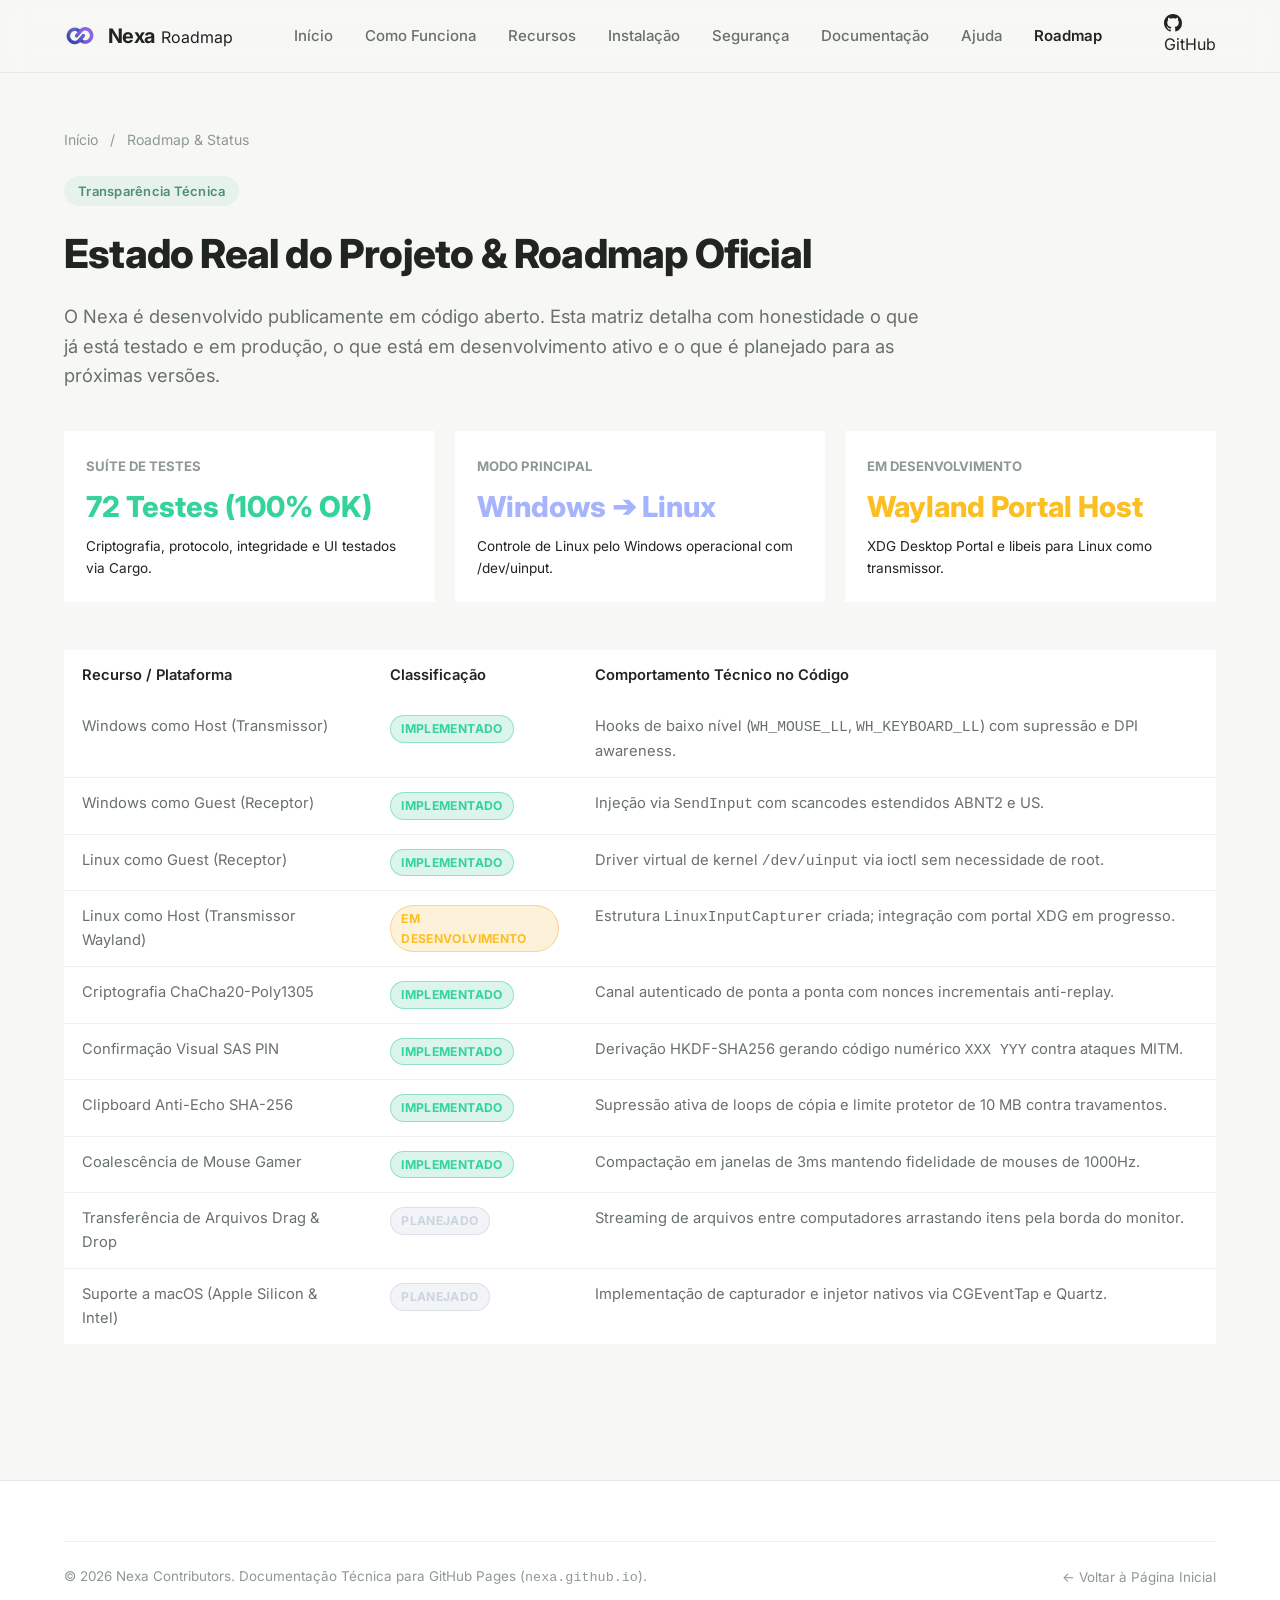
<file: roadmap/index.html>
<!DOCTYPE html>
<html lang="pt-BR">
<head>
  <meta charset="UTF-8">
  <meta name="viewport" content="width=device-width, initial-scale=1.0">
  
  <title>Roadmap & Estado Real do Projeto — Nexa KVM Share</title>
  <meta name="description" content="Transparência sobre o desenvolvimento do Nexa: o que já está implementado, em desenvolvimento ativo e planejado para o futuro.">
  <meta name="keywords" content="roadmap Nexa, status Nexa, desenvolvimento Nexa Wayland, Nexa Rust KVM roadmap">
  <meta name="author" content="Nexa Contributors">
  <link rel="canonical" href="https://nexa.github.io/roadmap/">

  <meta property="og:title" content="Roadmap & Estado Real do Projeto — Nexa KVM Share">
  <meta property="og:description" content="Matriz técnica honesta: 72 testes automatizados aprovados, recursos implementados e roadmap de novas plataformas.">
  <meta property="og:url" content="https://nexa.github.io/roadmap/">
  <meta property="og:image" content="https://nexa.github.io/assets/brand/nexa-logo-dark.png">

  <link rel="icon" type="image/png" sizes="32x32" href="../assets/brand/nexa-icon-32.png">
  <link rel="apple-touch-icon" sizes="180x180" href="../assets/brand/nexa-icon-256.png">

  <link rel="preconnect" href="https://fonts.googleapis.com">
  <link rel="preconnect" href="https://fonts.gstatic.com" crossorigin>
  <link href="https://fonts.googleapis.com/css2?family=Inter:wght@400;500;600;700;800&family=JetBrains+Mono:wght@400;500;600&display=swap" rel="stylesheet">

  <link rel="stylesheet" href="../assets/css/style.css">
  <link rel="stylesheet" href="../assets/css/components.css">
  <link rel="stylesheet" href="../assets/css/docs.css">

  <script type="application/ld+json">
  {
    "@context": "https://schema.org",
    "@graph": [
      {
        "@type": "BreadcrumbList",
        "itemListElement": [
          {
            "@type": "ListItem",
            "position": 1,
            "name": "Início",
            "item": "https://nexa.github.io/"
          },
          {
            "@type": "ListItem",
            "position": 2,
            "name": "Roadmap",
            "item": "https://nexa.github.io/roadmap/"
          }
        ]
      }
    ]
  }
  </script>
</head>
<body>

  <div class="ambient-glow"></div>

  <header class="site-header">
    <div class="container header-inner">
      <a href="../" class="brand-wrapper">
        <img src="../assets/brand/nexa-icon-64.png" alt="Nexa Logo" class="brand-logo-img" width="34" height="34">
        <div class="brand-title-box">
          <span class="brand-name">Nexa</span>
          <span class="brand-tag">Roadmap</span>
        </div>
      </a>

      <nav aria-label="Navegação Principal">
        <ul class="nav-menu">
          <li><a href="../" class="nav-link">Início</a></li>
          <li><a href="../como-funciona/" class="nav-link">Como Funciona</a></li>
          <li><a href="../recursos/" class="nav-link">Recursos</a></li>
          <li><a href="../instalacao/" class="nav-link">Instalação</a></li>
          <li><a href="../seguranca/" class="nav-link">Segurança</a></li>
          <li><a href="../documentacao/" class="nav-link">Documentação</a></li>
          <li><a href="../solucao-de-problemas/" class="nav-link">Ajuda</a></li>
          <li><a href="../roadmap/" class="nav-link active">Roadmap</a></li>
        </ul>
      </nav>

      <div class="header-actions">
        <a href="https://github.com/rafaelmaciels/Nexa" target="_blank" rel="noopener noreferrer" class="btn-github">
          <svg viewBox="0 0 24 24" width="18" height="18" fill="currentColor">
            <path d="M12 0C5.37 0 0 5.37 0 12c0 5.31 3.435 9.795 8.205 11.385.6.105.825-.255.825-.57 0-.285-.015-1.23-.015-2.235-3.015.555-3.795-.735-4.035-1.41-.135-.345-.72-1.41-1.23-1.695-.42-.225-1.02-.78-.015-.795.945-.015 1.62.87 1.845 1.23 1.08 1.815 2.805 1.305 3.495.99.105-.78.42-1.305.765-1.605-2.67-.3-5.46-1.335-5.46-5.925 0-1.305.465-2.385 1.23-3.225-.12-.3-.54-1.53.12-3.18 0 0 1.005-.315 3.3 1.23.96-.27 1.98-.405 3-.405s2.04.135 3 .405c2.295-1.56 3.3-1.23 3.3-1.23.66 1.65.24 2.88.12 3.18.765.84 1.23 1.905 1.23 3.225 0 4.605-2.805 5.625-5.475 5.925.435.375.81 1.095.81 2.22 0 1.605-.015 2.895-.015 3.3 0 .315.225.69.825.57A12.02 12.02 0 0024 12c0-6.63-5.37-12-12-12z"/>
          </svg>
          <span>GitHub</span>
        </a>
      </div>
    </div>
  </header>

  <main class="container" style="padding: 56px 24px 80px;">
    
    <nav aria-label="Breadcrumbs" style="margin-bottom: 24px; font-size: 0.88rem; color: var(--text-muted);">
      <a href="../" style="color: var(--accent); text-decoration: none;">Início</a>
      <span style="margin: 0 8px;">/</span>
      <span>Roadmap & Status</span>
    </nav>

    <header style="margin-bottom: 40px; max-width: 860px;">
      <span class="section-tag">Transparência Técnica</span>
      <h1 style="font-size: 2.5rem; font-weight: 800; letter-spacing: -0.02em; margin-bottom: 16px;">
        Estado Real do Projeto & Roadmap Oficial
      </h1>
      <p style="font-size: 1.15rem; color: var(--text-secondary); line-height: 1.6;">
        O Nexa é desenvolvido publicamente em código aberto. Esta matriz detalha com honestidade o que já está testado e em produção, o que está em desenvolvimento ativo e o que é planejado para as próximas versões.
      </p>
    </header>

    <div style="display: grid; grid-template-columns: repeat(auto-fit, minmax(260px, 1fr)); gap: 20px; margin-bottom: 48px;">
      <div style="background: var(--bg-surface); border: 1px solid var(--border); border-radius: var(--radius); padding: 22px;">
        <span style="font-size: 0.82rem; font-weight: 700; color: var(--text-muted); text-transform: uppercase;">Suíte de Testes</span>
        <div style="font-size: 1.8rem; font-weight: 800; color: #34d399; margin: 6px 0;">72 Testes (100% OK)</div>
        <p style="font-size: 0.85rem; color: var(--text-dim);">Criptografia, protocolo, integridade e UI testados via Cargo.</p>
      </div>

      <div style="background: var(--bg-surface); border: 1px solid var(--border); border-radius: var(--radius); padding: 22px;">
        <span style="font-size: 0.82rem; font-weight: 700; color: var(--text-muted); text-transform: uppercase;">Modo Principal</span>
        <div style="font-size: 1.8rem; font-weight: 800; color: #a5b4fc; margin: 6px 0;">Windows ➔ Linux</div>
        <p style="font-size: 0.85rem; color: var(--text-dim);">Controle de Linux pelo Windows operacional com /dev/uinput.</p>
      </div>

      <div style="background: var(--bg-surface); border: 1px solid var(--border); border-radius: var(--radius); padding: 22px;">
        <span style="font-size: 0.82rem; font-weight: 700; color: var(--text-muted); text-transform: uppercase;">Em Desenvolvimento</span>
        <div style="font-size: 1.8rem; font-weight: 800; color: #fbbf24; margin: 6px 0;">Wayland Portal Host</div>
        <p style="font-size: 0.85rem; color: var(--text-dim);">XDG Desktop Portal e libeis para Linux como transmissor.</p>
      </div>
    </div>

    <!-- Tabela de Recursos -->
    <div class="docs-table-wrapper" style="margin-bottom: 56px;">
      <table class="docs-table">
        <thead>
          <tr>
            <th>Recurso / Plataforma</th>
            <th>Classificação</th>
            <th>Comportamento Técnico no Código</th>
          </tr>
        </thead>
        <tbody>
          <tr>
            <td>Windows como Host (Transmissor)</td>
            <td><span class="status-pill status-pill-ready">Implementado</span></td>
            <td>Hooks de baixo nível (<code>WH_MOUSE_LL</code>, <code>WH_KEYBOARD_LL</code>) com supressão e DPI awareness.</td>
          </tr>
          <tr>
            <td>Windows como Guest (Receptor)</td>
            <td><span class="status-pill status-pill-ready">Implementado</span></td>
            <td>Injeção via <code>SendInput</code> com scancodes estendidos ABNT2 e US.</td>
          </tr>
          <tr>
            <td>Linux como Guest (Receptor)</td>
            <td><span class="status-pill status-pill-ready">Implementado</span></td>
            <td>Driver virtual de kernel <code>/dev/uinput</code> via ioctl sem necessidade de root.</td>
          </tr>
          <tr>
            <td>Linux como Host (Transmissor Wayland)</td>
            <td><span class="status-pill status-pill-progress">Em Desenvolvimento</span></td>
            <td>Estrutura <code>LinuxInputCapturer</code> criada; integração com portal XDG em progresso.</td>
          </tr>
          <tr>
            <td>Criptografia ChaCha20-Poly1305</td>
            <td><span class="status-pill status-pill-ready">Implementado</span></td>
            <td>Canal autenticado de ponta a ponta com nonces incrementais anti-replay.</td>
          </tr>
          <tr>
            <td>Confirmação Visual SAS PIN</td>
            <td><span class="status-pill status-pill-ready">Implementado</span></td>
            <td>Derivação HKDF-SHA256 gerando código numérico <code>XXX YYY</code> contra ataques MITM.</td>
          </tr>
          <tr>
            <td>Clipboard Anti-Echo SHA-256</td>
            <td><span class="status-pill status-pill-ready">Implementado</span></td>
            <td>Supressão ativa de loops de cópia e limite protetor de 10 MB contra travamentos.</td>
          </tr>
          <tr>
            <td>Coalescência de Mouse Gamer</td>
            <td><span class="status-pill status-pill-ready">Implementado</span></td>
            <td>Compactação em janelas de 3ms mantendo fidelidade de mouses de 1000Hz.</td>
          </tr>
          <tr>
            <td>Transferência de Arquivos Drag & Drop</td>
            <td><span class="status-pill status-pill-planned">Planejado</span></td>
            <td>Streaming de arquivos entre computadores arrastando itens pela borda do monitor.</td>
          </tr>
          <tr>
            <td>Suporte a macOS (Apple Silicon & Intel)</td>
            <td><span class="status-pill status-pill-planned">Planejado</span></td>
            <td>Implementação de capturador e injetor nativos via CGEventTap e Quartz.</td>
          </tr>
        </tbody>
      </table>
    </div>

  </main>

  <footer class="site-footer">
    <div class="container">
      <div class="footer-bottom">
        <div>© 2026 Nexa Contributors. Documentação Técnica para GitHub Pages (<code>nexa.github.io</code>).</div>
        <div><a href="../">← Voltar à Página Inicial</a></div>
      </div>
    </div>
  </footer>

  <script src="../assets/js/main.js"></script>
</body>
</html>
</file>
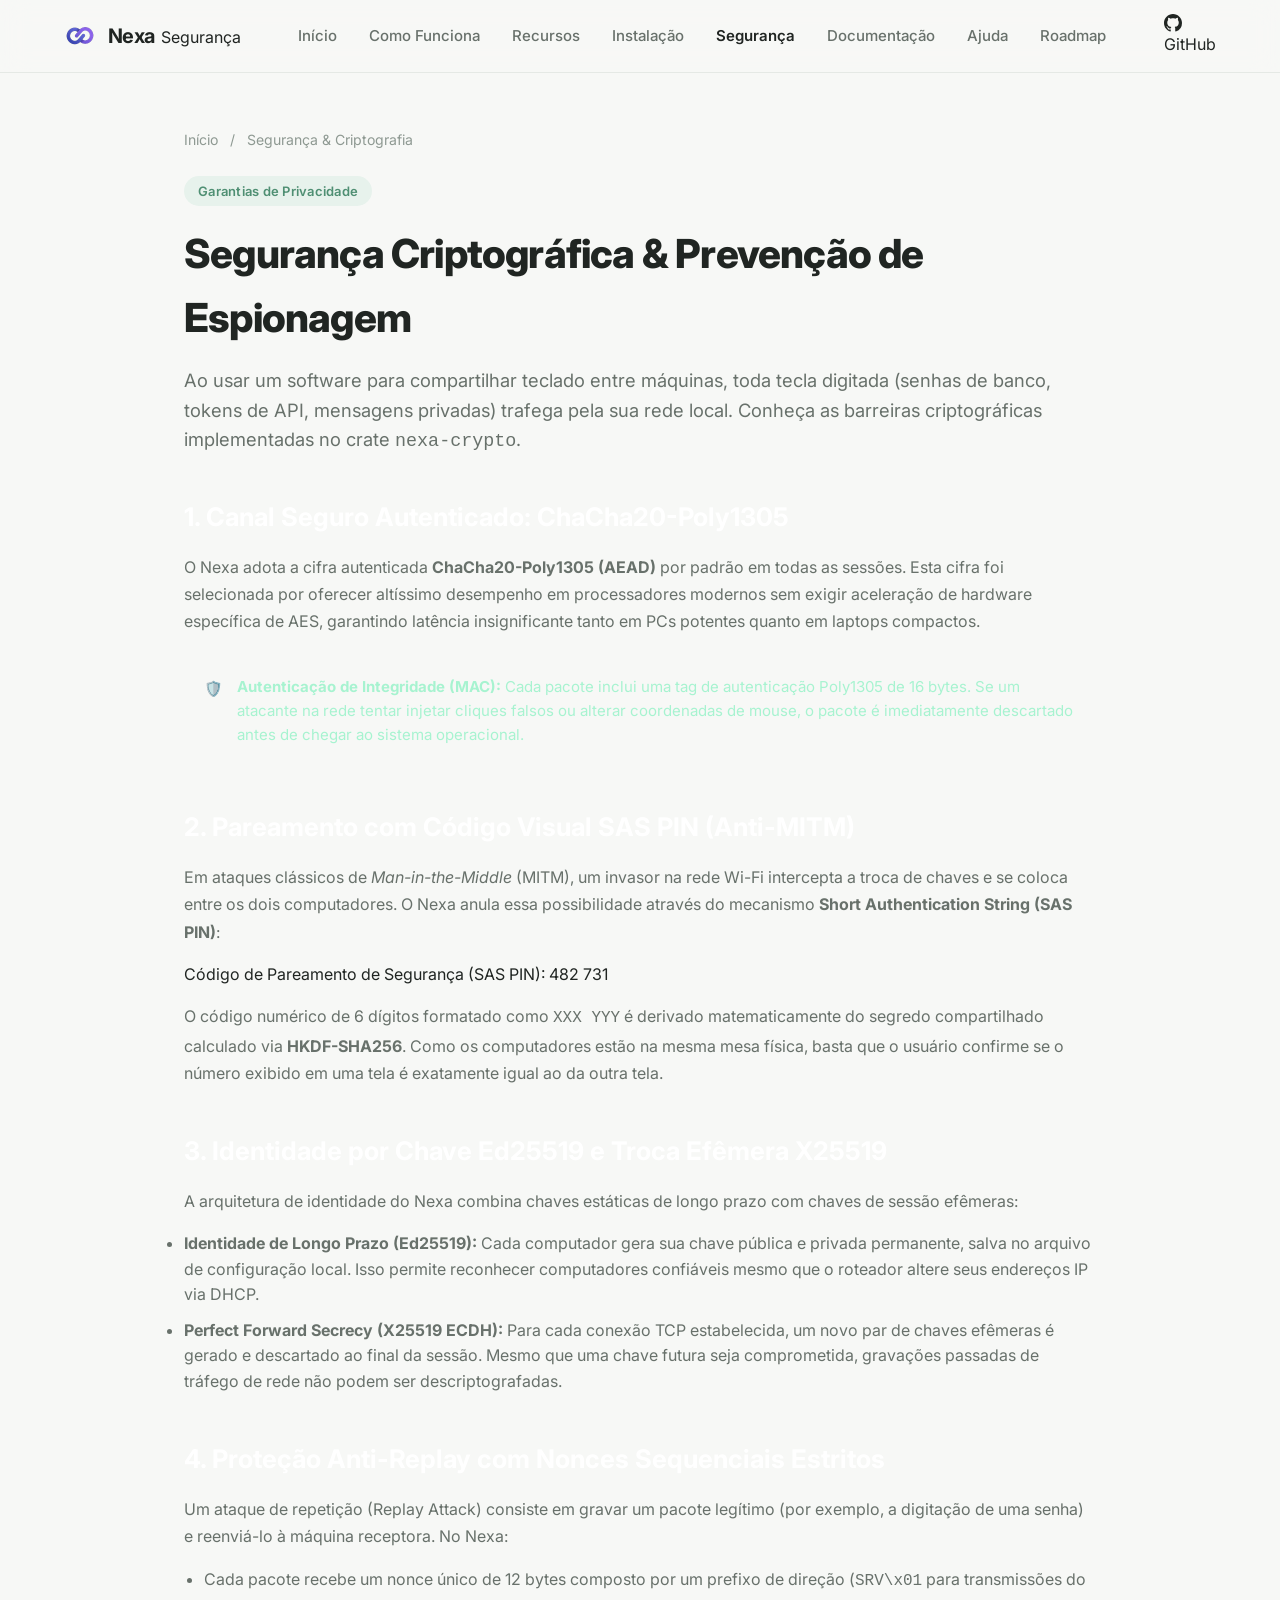
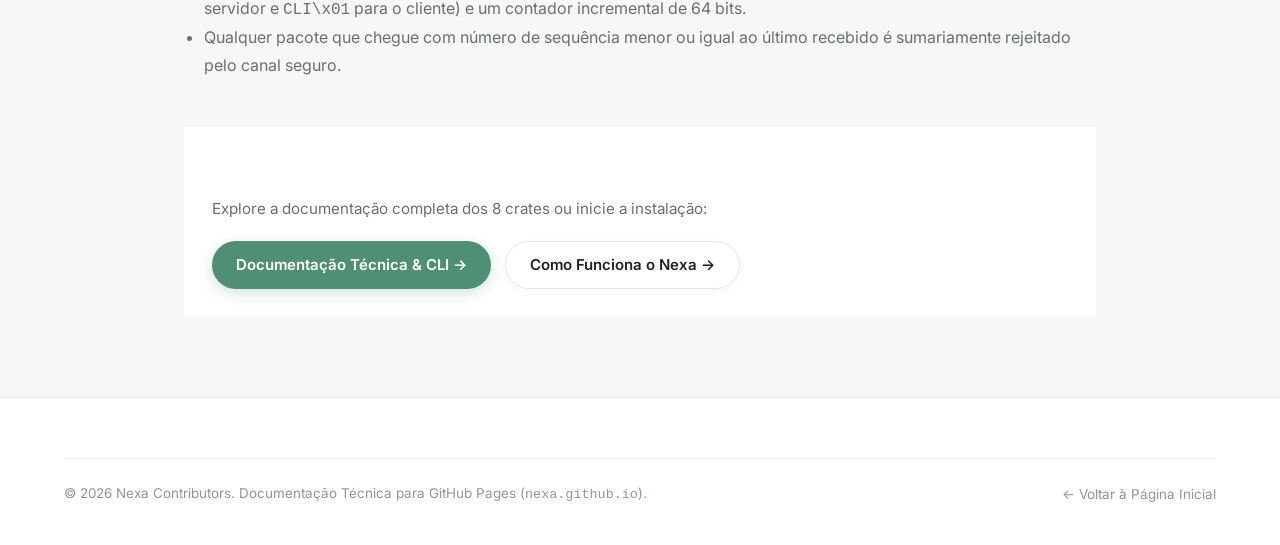
<file: seguranca/index.html>
<!DOCTYPE html>
<html lang="pt-BR">
<head>
  <meta charset="UTF-8">
  <meta name="viewport" content="width=device-width, initial-scale=1.0">
  
  <title>Segurança & Criptografia no Nexa — ChaCha20-Poly1305, Ed25519 e PIN SAS</title>
  <meta name="description" content="Entenda como o Nexa protege suas senhas e cliques com criptografia de ponta a ponta ChaCha20-Poly1305, troca efêmera de chaves X25519 e confirmação visual SAS PIN contra ataques MITM.">
  <meta name="keywords" content="segurança Nexa, ChaCha20 Poly1305 KVM, criptografia ponta a ponta KVM, PIN SAS Nexa, prevenir MITM kvm, segurança teclado rede">
  <meta name="author" content="Nexa Contributors">
  <link rel="canonical" href="https://nexa.github.io/seguranca/">

  <meta property="og:title" content="Segurança & Criptografia no Nexa — Criptografia Militar sem Nuvem">
  <meta property="og:description" content="Nenhum dado viaja em texto claro. Cifragem nativa de teclas e área de transferência com verificação de integridade e nonces estritos.">
  <meta property="og:url" content="https://nexa.github.io/seguranca/">
  <meta property="og:image" content="https://nexa.github.io/assets/brand/nexa-logo-dark.png">

  <link rel="icon" type="image/png" sizes="32x32" href="../assets/brand/nexa-icon-32.png">
  <link rel="apple-touch-icon" sizes="180x180" href="../assets/brand/nexa-icon-256.png">

  <link rel="preconnect" href="https://fonts.googleapis.com">
  <link rel="preconnect" href="https://fonts.gstatic.com" crossorigin>
  <link href="https://fonts.googleapis.com/css2?family=Inter:wght@400;500;600;700;800&family=JetBrains+Mono:wght@400;500;600&display=swap" rel="stylesheet">

  <link rel="stylesheet" href="../assets/css/style.css">
  <link rel="stylesheet" href="../assets/css/components.css">
  <link rel="stylesheet" href="../assets/css/docs.css">

  <script type="application/ld+json">
  {
    "@context": "https://schema.org",
    "@graph": [
      {
        "@type": "BreadcrumbList",
        "itemListElement": [
          {
            "@type": "ListItem",
            "position": 1,
            "name": "Início",
            "item": "https://nexa.github.io/"
          },
          {
            "@type": "ListItem",
            "position": 2,
            "name": "Segurança",
            "item": "https://nexa.github.io/seguranca/"
          }
        ]
      },
      {
        "@type": "TechArticle",
        "headline": "Especificação de Segurança e Criptografia do Nexa KVM Share",
        "description": "Análise técnica do canal autenticado ChaCha20-Poly1305, troca Diffie-Hellman X25519 e pareamento com código numérico SAS.",
        "author": {
          "@type": "Organization",
          "name": "Nexa Project"
        },
        "publisher": {
          "@type": "Organization",
          "name": "Nexa Project"
        },
        "url": "https://nexa.github.io/seguranca/"
      }
    ]
  }
  </script>
</head>
<body>

  <div class="ambient-glow"></div>

  <header class="site-header">
    <div class="container header-inner">
      <a href="../" class="brand-wrapper">
        <img src="../assets/brand/nexa-icon-64.png" alt="Nexa Logo" class="brand-logo-img" width="34" height="34">
        <div class="brand-title-box">
          <span class="brand-name">Nexa</span>
          <span class="brand-tag">Segurança</span>
        </div>
      </a>

      <nav aria-label="Navegação Principal">
        <ul class="nav-menu">
          <li><a href="../" class="nav-link">Início</a></li>
          <li><a href="../como-funciona/" class="nav-link">Como Funciona</a></li>
          <li><a href="../recursos/" class="nav-link">Recursos</a></li>
          <li><a href="../instalacao/" class="nav-link">Instalação</a></li>
          <li><a href="../seguranca/" class="nav-link active">Segurança</a></li>
          <li><a href="../documentacao/" class="nav-link">Documentação</a></li>
          <li><a href="../solucao-de-problemas/" class="nav-link">Ajuda</a></li>
          <li><a href="../roadmap/" class="nav-link">Roadmap</a></li>
        </ul>
      </nav>

      <div class="header-actions">
        <a href="https://github.com/rafaelmaciels/Nexa" target="_blank" rel="noopener noreferrer" class="btn-github">
          <svg viewBox="0 0 24 24" width="18" height="18" fill="currentColor">
            <path d="M12 0C5.37 0 0 5.37 0 12c0 5.31 3.435 9.795 8.205 11.385.6.105.825-.255.825-.57 0-.285-.015-1.23-.015-2.235-3.015.555-3.795-.735-4.035-1.41-.135-.345-.72-1.41-1.23-1.695-.42-.225-1.02-.78-.015-.795.945-.015 1.62.87 1.845 1.23 1.08 1.815 2.805 1.305 3.495.99.105-.78.42-1.305.765-1.605-2.67-.3-5.46-1.335-5.46-5.925 0-1.305.465-2.385 1.23-3.225-.12-.3-.54-1.53.12-3.18 0 0 1.005-.315 3.3 1.23.96-.27 1.98-.405 3-.405s2.04.135 3 .405c2.295-1.56 3.3-1.23 3.3-1.23.66 1.65.24 2.88.12 3.18.765.84 1.23 1.905 1.23 3.225 0 4.605-2.805 5.625-5.475 5.925.435.375.81 1.095.81 2.22 0 1.605-.015 2.895-.015 3.3 0 .315.225.69.825.57A12.02 12.02 0 0024 12c0-6.63-5.37-12-12-12z"/>
          </svg>
          <span>GitHub</span>
        </a>
      </div>
    </div>
  </header>

  <main class="container" style="padding: 56px 24px 80px; max-width: 960px;">
    
    <nav aria-label="Breadcrumbs" style="margin-bottom: 24px; font-size: 0.88rem; color: var(--text-muted);">
      <a href="../" style="color: var(--accent); text-decoration: none;">Início</a>
      <span style="margin: 0 8px;">/</span>
      <span>Segurança & Criptografia</span>
    </nav>

    <article>
      <header style="margin-bottom: 40px;">
        <span class="section-tag">Garantias de Privacidade</span>
        <h1 style="font-size: 2.5rem; font-weight: 800; letter-spacing: -0.02em; margin-bottom: 16px;">
          Segurança Criptográfica & Prevenção de Espionagem
        </h1>
        <p style="font-size: 1.15rem; color: var(--text-secondary); line-height: 1.6;">
          Ao usar um software para compartilhar teclado entre máquinas, toda tecla digitada (senhas de banco, tokens de API, mensagens privadas) trafega pela sua rede local. Conheça as barreiras criptográficas implementadas no crate <code>nexa-crypto</code>.
        </p>
      </header>

      <!-- 1. ChaCha20-Poly1305 -->
      <section style="margin-bottom: 44px;">
        <h2 style="font-size: 1.6rem; font-weight: 700; margin-bottom: 16px; color: #fff;">
          1. Canal Seguro Autenticado: ChaCha20-Poly1305
        </h2>
        <p style="color: var(--text-secondary); line-height: 1.7; margin-bottom: 16px;">
          O Nexa adota a cifra autenticada <strong>ChaCha20-Poly1305 (AEAD)</strong> por padrão em todas as sessões. Esta cifra foi selecionada por oferecer altíssimo desempenho em processadores modernos sem exigir aceleração de hardware específica de AES, garantindo latência insignificante tanto em PCs potentes quanto em laptops compactos.
        </p>
        <div class="docs-callout docs-callout-success">
          <div class="callout-icon">🛡️</div>
          <div>
            <strong>Autenticação de Integridade (MAC):</strong> Cada pacote inclui uma tag de autenticação Poly1305 de 16 bytes. Se um atacante na rede tentar injetar cliques falsos ou alterar coordenadas de mouse, o pacote é imediatamente descartado antes de chegar ao sistema operacional.
          </div>
        </div>
      </section>

      <!-- 2. SAS PIN Visual -->
      <section style="margin-bottom: 44px;">
        <h2 style="font-size: 1.6rem; font-weight: 700; margin-bottom: 16px; color: #fff;">
          2. Pareamento com Código Visual SAS PIN (Anti-MITM)
        </h2>
        <p style="color: var(--text-secondary); line-height: 1.7; margin-bottom: 16px;">
          Em ataques clássicos de <em>Man-in-the-Middle</em> (MITM), um invasor na rede Wi-Fi intercepta a troca de chaves e se coloca entre os dois computadores. O Nexa anula essa possibilidade através do mecanismo <strong>Short Authentication String (SAS PIN)</strong>:
        </p>
        <div class="code-box" style="margin-bottom: 16px;">
          <span class="code-snippet">Código de Pareamento de Segurança (SAS PIN): 482 731</span>
        </div>
        <p style="color: var(--text-secondary); line-height: 1.7;">
          O código numérico de 6 dígitos formatado como <code>XXX YYY</code> é derivado matematicamente do segredo compartilhado calculado via <strong>HKDF-SHA256</strong>. Como os computadores estão na mesma mesa física, basta que o usuário confirme se o número exibido em uma tela é exatamente igual ao da outra tela.
        </p>
      </section>

      <!-- 3. Chaves Ed25519 e X25519 -->
      <section style="margin-bottom: 44px;">
        <h2 style="font-size: 1.6rem; font-weight: 700; margin-bottom: 16px; color: #fff;">
          3. Identidade por Chave Ed25519 e Troca Efêmera X25519
        </h2>
        <p style="color: var(--text-secondary); line-height: 1.7; margin-bottom: 16px;">
          A arquitetura de identidade do Nexa combina chaves estáticas de longo prazo com chaves de sessão efêmeras:
        </p>
        <ul>
          <li style="color: var(--text-secondary); margin-bottom: 10px; line-height: 1.6;">
            <strong>Identidade de Longo Prazo (Ed25519):</strong> Cada computador gera sua chave pública e privada permanente, salva no arquivo de configuração local. Isso permite reconhecer computadores confiáveis mesmo que o roteador altere seus endereços IP via DHCP.
          </li>
          <li style="color: var(--text-secondary); margin-bottom: 10px; line-height: 1.6;">
            <strong>Perfect Forward Secrecy (X25519 ECDH):</strong> Para cada conexão TCP estabelecida, um novo par de chaves efêmeras é gerado e descartado ao final da sessão. Mesmo que uma chave futura seja comprometida, gravações passadas de tráfego de rede não podem ser descriptografadas.
          </li>
        </ul>
      </section>

      <!-- 4. Anti-Replay -->
      <section style="margin-bottom: 44px;">
        <h2 style="font-size: 1.6rem; font-weight: 700; margin-bottom: 16px; color: #fff;">
          4. Proteção Anti-Replay com Nonces Sequenciais Estritos
        </h2>
        <p style="color: var(--text-secondary); line-height: 1.7; margin-bottom: 16px;">
          Um ataque de repetição (Replay Attack) consiste em gravar um pacote legítimo (por exemplo, a digitação de uma senha) e reenviá-lo à máquina receptora. No Nexa:
        </p>
        <ul style="color: var(--text-secondary); line-height: 1.7; padding-left: 20px;">
          <li>Cada pacote recebe um nonce único de 12 bytes composto por um prefixo de direção (<code>SRV\x01</code> para transmissões do servidor e <code>CLI\x01</code> para o cliente) e um contador incremental de 64 bits.</li>
          <li>Qualquer pacote que chegue com número de sequência menor ou igual ao último recebido é sumariamente rejeitado pelo canal seguro.</li>
        </ul>
      </section>

      <!-- Próximos Passos -->
      <div style="background: var(--bg-surface); border: 1px solid var(--border); border-radius: var(--radius); padding: 28px; margin-top: 48px;">
        <h3 style="font-size: 1.25rem; font-weight: 700; margin-bottom: 10px; color: #fff;">Próximas Leituras Técnicas:</h3>
        <p style="color: var(--text-secondary); font-size: 0.95rem; margin-bottom: 20px;">
          Explore a documentação completa dos 8 crates ou inicie a instalação:
        </p>
        <div style="display: flex; gap: 14px; flex-wrap: wrap;">
          <a href="../documentacao/" class="btn btn-primary">
            <span>Documentação Técnica & CLI →</span>
          </a>
          <a href="../como-funciona/" class="btn btn-secondary">
            <span>Como Funciona o Nexa →</span>
          </a>
        </div>
      </div>

    </article>

  </main>

  <footer class="site-footer">
    <div class="container">
      <div class="footer-bottom">
        <div>© 2026 Nexa Contributors. Documentação Técnica para GitHub Pages (<code>nexa.github.io</code>).</div>
        <div><a href="../">← Voltar à Página Inicial</a></div>
      </div>
    </div>
  </footer>

  <script src="../assets/js/main.js"></script>
</body>
</html>
</file>
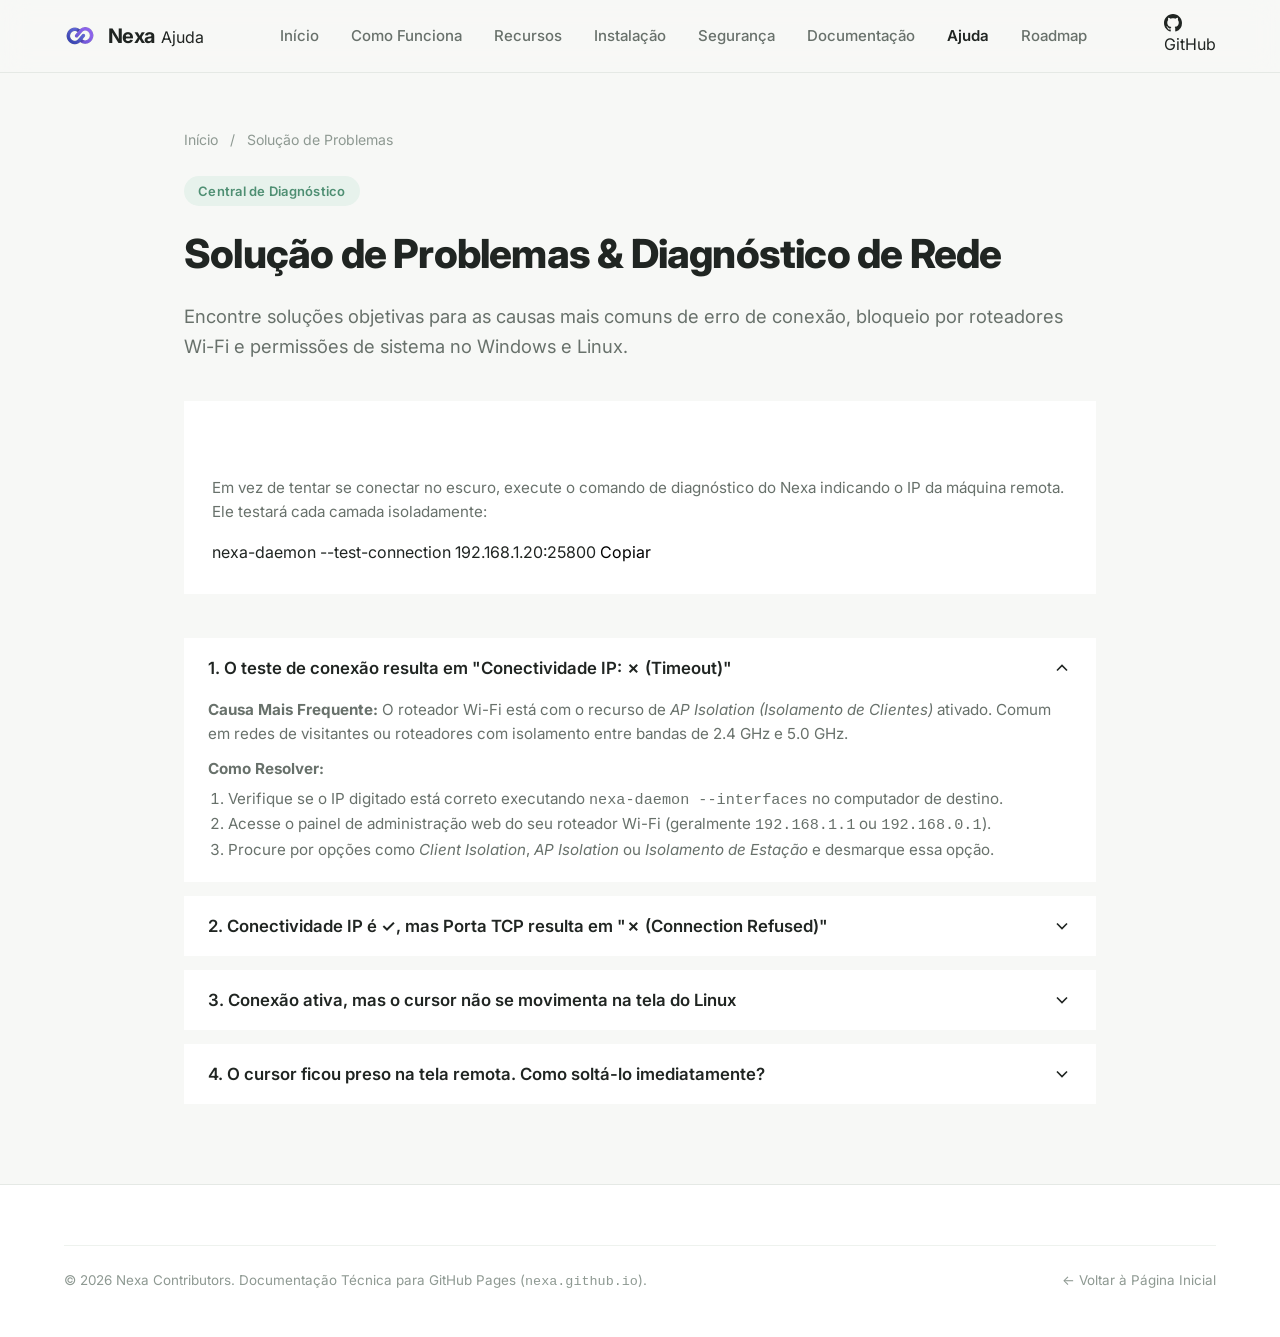
<file: solucao-de-problemas/index.html>
<!DOCTYPE html>
<html lang="pt-BR">
<head>
  <meta charset="UTF-8">
  <meta name="viewport" content="width=device-width, initial-scale=1.0">
  
  <title>Solução de Problemas & Diagnóstico de Rede — Central de Ajuda Nexa</title>
  <meta name="description" content="Guia de resolução de problemas comuns do Nexa: Timeout de conexão, Connection Refused por firewall, cursor travado na tela remota e permissões de /dev/uinput no Linux.">
  <meta name="keywords" content="solução de problemas Nexa, erro timeout Nexa, connection refused Nexa, AP isolation wifi kvm, soltar cursor nexa esc, permissao uinput erro">
  <meta name="author" content="Nexa Contributors">
  <link rel="canonical" href="https://nexa.github.io/solucao-de-problemas/">

  <meta property="og:title" content="Solução de Problemas & Diagnóstico de Rede — Nexa KVM Share">
  <meta property="og:description" content="Resolva falhas de rede, bloqueios de firewall e dúvidas frequentes com diagnósticos passo a passo.">
  <meta property="og:url" content="https://nexa.github.io/solucao-de-problemas/">
  <meta property="og:image" content="https://nexa.github.io/assets/brand/nexa-logo-dark.png">

  <link rel="icon" type="image/png" sizes="32x32" href="../assets/brand/nexa-icon-32.png">
  <link rel="apple-touch-icon" sizes="180x180" href="../assets/brand/nexa-icon-256.png">

  <link rel="preconnect" href="https://fonts.googleapis.com">
  <link rel="preconnect" href="https://fonts.gstatic.com" crossorigin>
  <link href="https://fonts.googleapis.com/css2?family=Inter:wght@400;500;600;700;800&family=JetBrains+Mono:wght@400;500;600&display=swap" rel="stylesheet">

  <link rel="stylesheet" href="../assets/css/style.css">
  <link rel="stylesheet" href="../assets/css/components.css">
  <link rel="stylesheet" href="../assets/css/docs.css">

  <!-- Schema.org FAQPage & BreadcrumbList -->
  <script type="application/ld+json">
  {
    "@context": "https://schema.org",
    "@graph": [
      {
        "@type": "BreadcrumbList",
        "itemListElement": [
          {
            "@type": "ListItem",
            "position": 1,
            "name": "Início",
            "item": "https://nexa.github.io/"
          },
          {
            "@type": "ListItem",
            "position": 2,
            "name": "Solução de Problemas",
            "item": "https://nexa.github.io/solucao-de-problemas/"
          }
        ]
      },
      {
        "@type": "FAQPage",
        "mainEntity": [
          {
            "@type": "Question",
            "name": "O teste de conexão falha com Conectividade IP: Timeout. O que fazer?",
            "acceptedAnswer": {
              "@type": "Answer",
              "text": "Ocorre geralmente por isolamento de clientes (AP Isolation / Client Isolation) ativado no roteador Wi-Fi ou IP incorreto. Acesse o painel do seu roteador e desative a opção Client Isolation."
            }
          },
          {
            "@type": "Question",
            "name": "O teste resulta em Porta TCP: Connection Refused. Como resolver?",
            "acceptedAnswer": {
              "@type": "Answer",
              "text": "Significa que o IP foi alcançado, mas a porta TCP 25800 está bloqueada pelo firewall ou o daemon do Nexa não foi iniciado no computador de destino."
            }
          },
          {
            "@type": "Question",
            "name": "O cursor não se move no Linux (elementary OS / Wayland). Qual o motivo?",
            "acceptedAnswer": {
              "@type": "Answer",
              "text": "Falta de permissão de escrita no dispositivo de kernel /dev/uinput. Execute sudo usermod -aG input $USER && sudo chmod 666 /dev/uinput e reinicie a sessão."
            }
          },
          {
            "@type": "Question",
            "name": "O cursor ficou preso no monitor remoto. Como retornar?",
            "acceptedAnswer": {
              "@type": "Answer",
              "text": "Pressione a tecla Esc ou Scroll Lock no teclado físico. O Nexa soltará imediatamente o cursor e o posicionará no centro do monitor local."
            }
          }
        ]
      }
    ]
  }
  </script>
</head>
<body>

  <div class="ambient-glow"></div>

  <header class="site-header">
    <div class="container header-inner">
      <a href="../" class="brand-wrapper">
        <img src="../assets/brand/nexa-icon-64.png" alt="Nexa Logo" class="brand-logo-img" width="34" height="34">
        <div class="brand-title-box">
          <span class="brand-name">Nexa</span>
          <span class="brand-tag">Ajuda</span>
        </div>
      </a>

      <nav aria-label="Navegação Principal">
        <ul class="nav-menu">
          <li><a href="../" class="nav-link">Início</a></li>
          <li><a href="../como-funciona/" class="nav-link">Como Funciona</a></li>
          <li><a href="../recursos/" class="nav-link">Recursos</a></li>
          <li><a href="../instalacao/" class="nav-link">Instalação</a></li>
          <li><a href="../seguranca/" class="nav-link">Segurança</a></li>
          <li><a href="../documentacao/" class="nav-link">Documentação</a></li>
          <li><a href="../solucao-de-problemas/" class="nav-link active">Ajuda</a></li>
          <li><a href="../roadmap/" class="nav-link">Roadmap</a></li>
        </ul>
      </nav>

      <div class="header-actions">
        <a href="https://github.com/rafaelmaciels/Nexa" target="_blank" rel="noopener noreferrer" class="btn-github">
          <svg viewBox="0 0 24 24" width="18" height="18" fill="currentColor">
            <path d="M12 0C5.37 0 0 5.37 0 12c0 5.31 3.435 9.795 8.205 11.385.6.105.825-.255.825-.57 0-.285-.015-1.23-.015-2.235-3.015.555-3.795-.735-4.035-1.41-.135-.345-.72-1.41-1.23-1.695-.42-.225-1.02-.78-.015-.795.945-.015 1.62.87 1.845 1.23 1.08 1.815 2.805 1.305 3.495.99.105-.78.42-1.305.765-1.605-2.67-.3-5.46-1.335-5.46-5.925 0-1.305.465-2.385 1.23-3.225-.12-.3-.54-1.53.12-3.18 0 0 1.005-.315 3.3 1.23.96-.27 1.98-.405 3-.405s2.04.135 3 .405c2.295-1.56 3.3-1.23 3.3-1.23.66 1.65.24 2.88.12 3.18.765.84 1.23 1.905 1.23 3.225 0 4.605-2.805 5.625-5.475 5.925.435.375.81 1.095.81 2.22 0 1.605-.015 2.895-.015 3.3 0 .315.225.69.825.57A12.02 12.02 0 0024 12c0-6.63-5.37-12-12-12z"/>
          </svg>
          <span>GitHub</span>
        </a>
      </div>
    </div>
  </header>

  <main class="container" style="padding: 56px 24px 80px; max-width: 960px;">
    
    <nav aria-label="Breadcrumbs" style="margin-bottom: 24px; font-size: 0.88rem; color: var(--text-muted);">
      <a href="../" style="color: var(--accent); text-decoration: none;">Início</a>
      <span style="margin: 0 8px;">/</span>
      <span>Solução de Problemas</span>
    </nav>

    <header style="margin-bottom: 40px;">
      <span class="section-tag">Central de Diagnóstico</span>
      <h1 style="font-size: 2.5rem; font-weight: 800; letter-spacing: -0.02em; margin-bottom: 16px;">
        Solução de Problemas & Diagnóstico de Rede
      </h1>
      <p style="font-size: 1.15rem; color: var(--text-secondary); line-height: 1.6;">
        Encontre soluções objetivas para as causas mais comuns de erro de conexão, bloqueio por roteadores Wi-Fi e permissões de sistema no Windows e Linux.
      </p>
    </header>

    <!-- Ferramenta de Diagnóstico Integrada -->
    <div style="background: var(--bg-surface); border: 1px solid var(--border); border-radius: var(--radius); padding: 28px; margin-bottom: 44px;">
      <h2 style="font-size: 1.35rem; font-weight: 700; color: #fff; margin-bottom: 12px;">Como Rodar o Teste Granular (--test-connection)</h2>
      <p style="color: var(--text-secondary); font-size: 0.95rem; line-height: 1.6; margin-bottom: 16px;">
        Em vez de tentar se conectar no escuro, execute o comando de diagnóstico do Nexa indicando o IP da máquina remota. Ele testará cada camada isoladamente:
      </p>
      <div class="code-box">
        <span class="code-snippet">nexa-daemon --test-connection 192.168.1.20:25800</span>
        <button class="btn-copy-code" data-clipboard-text="nexa-daemon --test-connection 192.168.1.20:25800">
          <span>Copiar</span>
        </button>
      </div>
    </div>

    <!-- Lista de Problemas e Soluções (FAQPage Schema) -->
    <div class="faq-list">
      
      <!-- Problema 1: Timeout -->
      <div class="faq-item open">
        <button class="faq-question">
          <span>1. O teste de conexão resulta em "Conectividade IP: ✗ (Timeout)"</span>
          <svg class="faq-icon" viewBox="0 0 24 24" fill="none" stroke="currentColor" stroke-width="2">
            <polyline points="6 9 12 15 18 9"></polyline>
          </svg>
        </button>
        <div class="faq-answer">
          <p><strong>Causa Mais Frequente:</strong> O roteador Wi-Fi está com o recurso de <em>AP Isolation (Isolamento de Clientes)</em> ativado. Comum em redes de visitantes ou roteadores com isolamento entre bandas de 2.4 GHz e 5.0 GHz.</p>
          <p style="margin-top: 10px;"><strong>Como Resolver:</strong></p>
          <ol style="padding-left: 20px; line-height: 1.6; margin-top: 6px;">
            <li>Verifique se o IP digitado está correto executando <code>nexa-daemon --interfaces</code> no computador de destino.</li>
            <li>Acesse o painel de administração web do seu roteador Wi-Fi (geralmente <code>192.168.1.1</code> ou <code>192.168.0.1</code>).</li>
            <li>Procure por opções como <em>Client Isolation</em>, <em>AP Isolation</em> ou <em>Isolamento de Estação</em> e desmarque essa opção.</li>
          </ol>
        </div>
      </div>

      <!-- Problema 2: Connection Refused -->
      <div class="faq-item">
        <button class="faq-question">
          <span>2. Conectividade IP é ✓, mas Porta TCP resulta em "✗ (Connection Refused)"</span>
          <svg class="faq-icon" viewBox="0 0 24 24" fill="none" stroke="currentColor" stroke-width="2">
            <polyline points="6 9 12 15 18 9"></polyline>
          </svg>
        </button>
        <div class="faq-answer">
          <p><strong>Causa:</strong> O computador de destino responde na rede, mas nada está escutando na porta TCP <code>25800</code> ou o firewall bloqueou o tráfego de entrada.</p>
          <p style="margin-top: 10px;"><strong>Como Resolver:</strong></p>
          <ol style="padding-left: 20px; line-height: 1.6; margin-top: 6px;">
            <li>Certifique-se de que o Nexa está em execução na máquina de destino com <code>--server</code> ou <code>--client</code>.</li>
            <li>No Windows, adicione a regra de firewall com <code>netsh advfirewall firewall add rule name="Nexa KVM Share" dir=in action=allow protocol=TCP localport=25800</code>.</li>
            <li>No Linux, libere o firewall UFW com <code>sudo ufw allow 25800/tcp</code>.</li>
          </ol>
        </div>
      </div>

      <!-- Problema 3: Cursor não move no Linux -->
      <div class="faq-item">
        <button class="faq-question">
          <span>3. Conexão ativa, mas o cursor não se movimenta na tela do Linux</span>
          <svg class="faq-icon" viewBox="0 0 24 24" fill="none" stroke="currentColor" stroke-width="2">
            <polyline points="6 9 12 15 18 9"></polyline>
          </svg>
        </button>
        <div class="faq-answer">
          <p><strong>Causa:</strong> O usuário atual no Linux não possui permissão de escrita no driver de emulação <code>/dev/uinput</code>.</p>
          <p style="margin-top: 10px;"><strong>Como Resolver:</strong></p>
          <p>Execute no terminal do Linux:</p>
          <div class="code-box" style="margin: 10px 0;">
            <span class="code-snippet">sudo modprobe uinput &amp;&amp; sudo chmod 666 /dev/uinput &amp;&amp; sudo usermod -aG input $USER</span>
          </div>
          <p>Encerre a sessão gráfica e entre novamente para aplicar o novo grupo do usuário.</p>
        </div>
      </div>

      <!-- Problema 4: Cursor Preso -->
      <div class="faq-item">
        <button class="faq-question">
          <span>4. O cursor ficou preso na tela remota. Como soltá-lo imediatamente?</span>
          <svg class="faq-icon" viewBox="0 0 24 24" fill="none" stroke="currentColor" stroke-width="2">
            <polyline points="6 9 12 15 18 9"></polyline>
          </svg>
        </button>
        <div class="faq-answer">
          <p><strong>Atalho de Emergência KVM:</strong> Pressione <span class="kbd-badge">Esc</span> ou <span class="kbd-badge">Scroll Lock</span> no teclado físico conectado ao computador principal (Host).</p>
          <p style="margin-top: 8px;">O Nexa suspenderá a captura remota instantaneamente e moverá o cursor para o centro da sua tela local.</p>
        </div>
      </div>

    </div>

  </main>

  <footer class="site-footer">
    <div class="container">
      <div class="footer-bottom">
        <div>© 2026 Nexa Contributors. Documentação Técnica para GitHub Pages (<code>nexa.github.io</code>).</div>
        <div><a href="../">← Voltar à Página Inicial</a></div>
      </div>
    </div>
  </footer>

  <script src="../assets/js/main.js"></script>
</body>
</html>
</file>
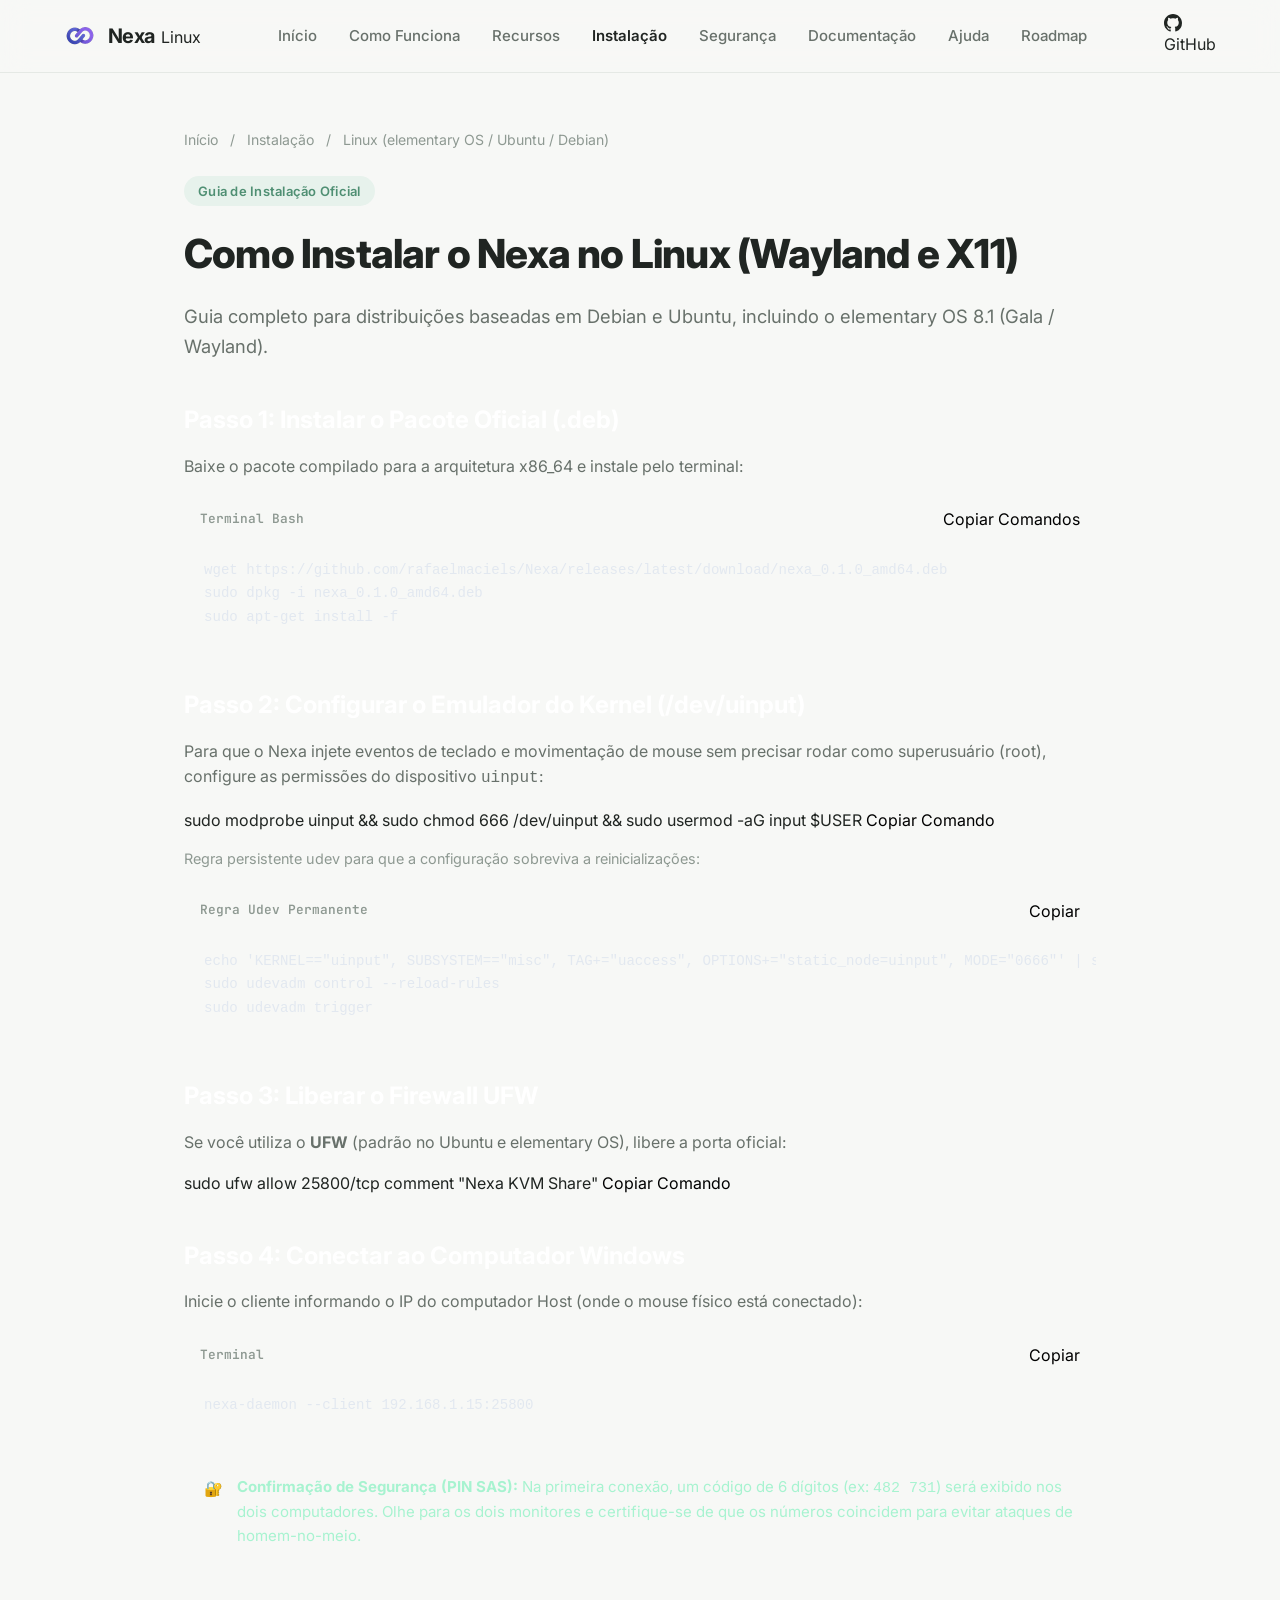
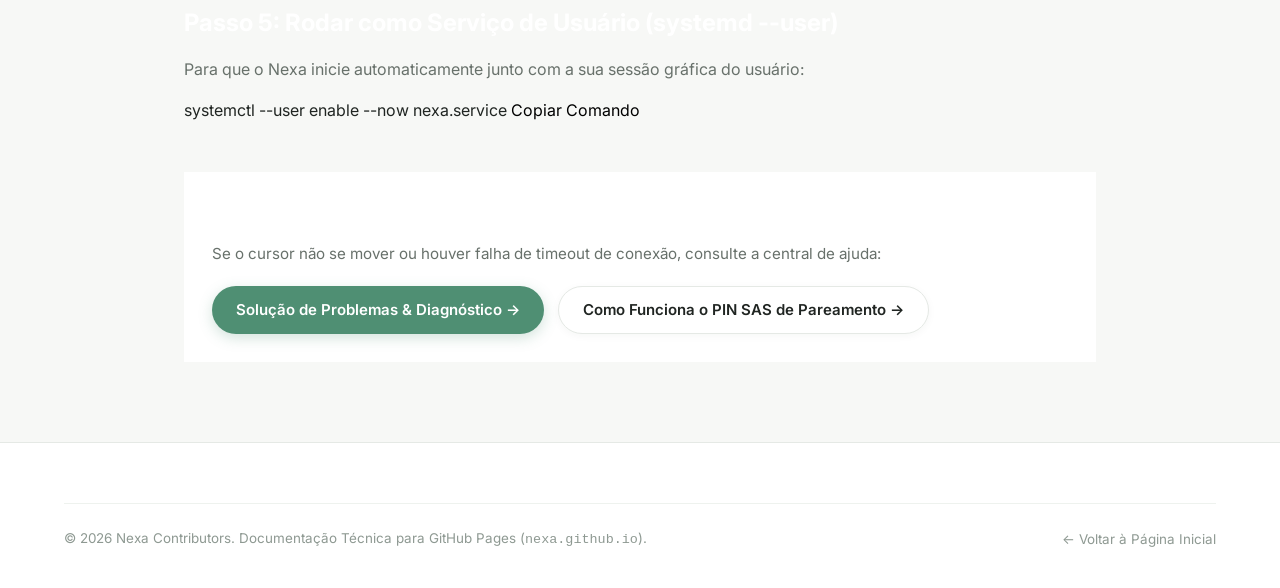
<file: instalacao/linux/index.html>
<!DOCTYPE html>
<html lang="pt-BR">
<head>
  <meta charset="UTF-8">
  <meta name="viewport" content="width=device-width, initial-scale=1.0">
  
  <title>Como Instalar o Nexa no Linux (elementary OS 8.1 / Ubuntu / Debian) — Guia Oficial</title>
  <meta name="description" content="Guia oficial de instalação do Nexa no Linux com Wayland e X11. Como configurar permissões em /dev/uinput sem root, liberar o firewall UFW e rodar como systemd --user.">
  <meta name="keywords" content="instalar Nexa Linux, Nexa elementary OS 8.1, Nexa Wayland, permissao dev uinput, instalar debian ubuntu kvm software, nexa debian deb">
  <meta name="author" content="Nexa Contributors">
  <link rel="canonical" href="https://nexa.github.io/instalacao/linux/">

  <meta property="og:title" content="Como Instalar o Nexa no Linux (elementary OS 8.1 Wayland / Ubuntu)">
  <meta property="og:description" content="Manual com comandos prontos para /dev/uinput, pacote .deb e serviço systemd no Linux.">
  <meta property="og:url" content="https://nexa.github.io/instalacao/linux/">
  <meta property="og:image" content="https://nexa.github.io/assets/brand/nexa-logo-dark.png">

  <link rel="icon" type="image/png" sizes="32x32" href="../../assets/brand/nexa-icon-32.png">
  <link rel="apple-touch-icon" sizes="180x180" href="../../assets/brand/nexa-icon-256.png">

  <link rel="preconnect" href="https://fonts.googleapis.com">
  <link rel="preconnect" href="https://fonts.gstatic.com" crossorigin>
  <link href="https://fonts.googleapis.com/css2?family=Inter:wght@400;500;600;700;800&family=JetBrains+Mono:wght@400;500;600&display=swap" rel="stylesheet">

  <link rel="stylesheet" href="../../assets/css/style.css">
  <link rel="stylesheet" href="../../assets/css/components.css">
  <link rel="stylesheet" href="../../assets/css/docs.css">

  <script type="application/ld+json">
  {
    "@context": "https://schema.org",
    "@graph": [
      {
        "@type": "BreadcrumbList",
        "itemListElement": [
          {
            "@type": "ListItem",
            "position": 1,
            "name": "Início",
            "item": "https://nexa.github.io/"
          },
          {
            "@type": "ListItem",
            "position": 2,
            "name": "Instalação",
            "item": "https://nexa.github.io/instalacao/"
          },
          {
            "@type": "ListItem",
            "position": 3,
            "name": "Linux",
            "item": "https://nexa.github.io/instalacao/linux/"
          }
        ]
      },
      {
        "@type": "HowTo",
        "name": "Como Instalar e Configurar o Nexa no Linux Wayland / Ubuntu / Debian",
        "description": "Instalação do pacote .deb oficial, liberação do driver /dev/uinput e inicialização do cliente Nexa.",
        "step": [
          {
            "@type": "HowToStep",
            "position": 1,
            "name": "Instalação do Pacote .deb",
            "text": "Baixe o pacote oficial e instale via dpkg: sudo dpkg -i nexa_0.1.0_amd64.deb."
          },
          {
            "@type": "HowToStep",
            "position": 2,
            "name": "Configuração do Driver /dev/uinput",
            "text": "Carregue o módulo uinput no kernel e adicione seu usuário ao grupo input."
          },
          {
            "@type": "HowToStep",
            "position": 3,
            "name": "Conexão ao Host",
            "text": "Inicie o cliente apontando para o IP do computador Windows e valide o código SAS PIN."
          }
        ]
      }
    ]
  }
  </script>
</head>
<body>

  <div class="ambient-glow"></div>

  <header class="site-header">
    <div class="container header-inner">
      <a href="../../" class="brand-wrapper">
        <img src="../../assets/brand/nexa-icon-64.png" alt="Nexa Logo" class="brand-logo-img" width="34" height="34">
        <div class="brand-title-box">
          <span class="brand-name">Nexa</span>
          <span class="brand-tag">Linux</span>
        </div>
      </a>

      <nav aria-label="Navegação Principal">
        <ul class="nav-menu">
          <li><a href="../../" class="nav-link">Início</a></li>
          <li><a href="../../como-funciona/" class="nav-link">Como Funciona</a></li>
          <li><a href="../../recursos/" class="nav-link">Recursos</a></li>
          <li><a href="../../instalacao/" class="nav-link active">Instalação</a></li>
          <li><a href="../../seguranca/" class="nav-link">Segurança</a></li>
          <li><a href="../../documentacao/" class="nav-link">Documentação</a></li>
          <li><a href="../../solucao-de-problemas/" class="nav-link">Ajuda</a></li>
          <li><a href="../../roadmap/" class="nav-link">Roadmap</a></li>
        </ul>
      </nav>

      <div class="header-actions">
        <a href="https://github.com/rafaelmaciels/Nexa" target="_blank" rel="noopener noreferrer" class="btn-github">
          <svg viewBox="0 0 24 24" width="18" height="18" fill="currentColor">
            <path d="M12 0C5.37 0 0 5.37 0 12c0 5.31 3.435 9.795 8.205 11.385.6.105.825-.255.825-.57 0-.285-.015-1.23-.015-2.235-3.015.555-3.795-.735-4.035-1.41-.135-.345-.72-1.41-1.23-1.695-.42-.225-1.02-.78-.015-.795.945-.015 1.62.87 1.845 1.23 1.08 1.815 2.805 1.305 3.495.99.105-.78.42-1.305.765-1.605-2.67-.3-5.46-1.335-5.46-5.925 0-1.305.465-2.385 1.23-3.225-.12-.3-.54-1.53.12-3.18 0 0 1.005-.315 3.3 1.23.96-.27 1.98-.405 3-.405s2.04.135 3 .405c2.295-1.56 3.3-1.23 3.3-1.23.66 1.65.24 2.88.12 3.18.765.84 1.23 1.905 1.23 3.225 0 4.605-2.805 5.625-5.475 5.925.435.375.81 1.095.81 2.22 0 1.605-.015 2.895-.015 3.3 0 .315.225.69.825.57A12.02 12.02 0 0024 12c0-6.63-5.37-12-12-12z"/>
          </svg>
          <span>GitHub</span>
        </a>
      </div>
    </div>
  </header>

  <main class="container" style="padding: 56px 24px 80px; max-width: 960px;">
    
    <nav aria-label="Breadcrumbs" style="margin-bottom: 24px; font-size: 0.88rem; color: var(--text-muted);">
      <a href="../../" style="color: var(--accent); text-decoration: none;">Início</a>
      <span style="margin: 0 8px;">/</span>
      <a href="../" style="color: var(--accent); text-decoration: none;">Instalação</a>
      <span style="margin: 0 8px;">/</span>
      <span>Linux (elementary OS / Ubuntu / Debian)</span>
    </nav>

    <article>
      <header style="margin-bottom: 40px;">
        <span class="section-tag">Guia de Instalação Oficial</span>
        <h1 style="font-size: 2.5rem; font-weight: 800; letter-spacing: -0.02em; margin-bottom: 16px;">
          Como Instalar o Nexa no Linux (Wayland e X11)
        </h1>
        <p style="font-size: 1.15rem; color: var(--text-secondary); line-height: 1.6;">
          Guia completo para distribuições baseadas em Debian e Ubuntu, incluindo o elementary OS 8.1 (Gala / Wayland).
        </p>
      </header>

      <!-- Passo 1 -->
      <section style="margin-bottom: 40px;">
        <h2 style="font-size: 1.5rem; font-weight: 700; margin-bottom: 14px; color: #fff;">Passo 1: Instalar o Pacote Oficial (.deb)</h2>
        <p style="color: var(--text-secondary); line-height: 1.6; margin-bottom: 16px;">
          Baixe o pacote compilado para a arquitetura x86_64 e instale pelo terminal:
        </p>
        <div class="code-block-container">
          <div class="code-block-header">
            <span class="code-block-title">Terminal Bash</span>
            <button class="btn-copy-code" data-clipboard-text="wget https://github.com/rafaelmaciels/Nexa/releases/latest/download/nexa_0.1.0_amd64.deb &amp;&amp; sudo dpkg -i nexa_0.1.0_amd64.deb &amp;&amp; sudo apt-get install -f">
              <span>Copiar Comandos</span>
            </button>
          </div>
          <pre class="code-block-pre"><code>wget https://github.com/rafaelmaciels/Nexa/releases/latest/download/nexa_0.1.0_amd64.deb
sudo dpkg -i nexa_0.1.0_amd64.deb
sudo apt-get install -f</code></pre>
        </div>
      </section>

      <!-- Passo 2 -->
      <section style="margin-bottom: 40px;">
        <h2 style="font-size: 1.5rem; font-weight: 700; margin-bottom: 14px; color: #fff;">Passo 2: Configurar o Emulador do Kernel (/dev/uinput)</h2>
        <p style="color: var(--text-secondary); line-height: 1.6; margin-bottom: 16px;">
          Para que o Nexa injete eventos de teclado e movimentação de mouse sem precisar rodar como superusuário (root), configure as permissões do dispositivo <code>uinput</code>:
        </p>
        <div class="code-box" style="margin-bottom: 14px;">
          <span class="code-snippet">sudo modprobe uinput &amp;&amp; sudo chmod 666 /dev/uinput &amp;&amp; sudo usermod -aG input $USER</span>
          <button class="btn-copy-code" data-clipboard-text="sudo modprobe uinput &amp;&amp; sudo chmod 666 /dev/uinput &amp;&amp; sudo usermod -aG input $USER">
            <span>Copiar Comando</span>
          </button>
        </div>

        <p style="color: var(--text-muted); font-size: 0.9rem; margin-bottom: 12px;">Regra persistente udev para que a configuração sobreviva a reinicializações:</p>
        <div class="code-block-container">
          <div class="code-block-header">
            <span class="code-block-title">Regra Udev Permanente</span>
            <button class="btn-copy-code" data-clipboard-text="echo 'KERNEL==&quot;uinput&quot;, SUBSYSTEM==&quot;misc&quot;, TAG+=&quot;uaccess&quot;, OPTIONS+=&quot;static_node=uinput&quot;, MODE=&quot;0666&quot;' | sudo tee /etc/udev/rules.d/99-nexa-uinput.rules &amp;&amp; sudo udevadm control --reload-rules &amp;&amp; sudo udevadm trigger">
              <span>Copiar</span>
            </button>
          </div>
          <pre class="code-block-pre"><code>echo 'KERNEL=="uinput", SUBSYSTEM=="misc", TAG+="uaccess", OPTIONS+="static_node=uinput", MODE="0666"' | sudo tee /etc/udev/rules.d/99-nexa-uinput.rules
sudo udevadm control --reload-rules
sudo udevadm trigger</code></pre>
        </div>
      </section>

      <!-- Passo 3 -->
      <section style="margin-bottom: 40px;">
        <h2 style="font-size: 1.5rem; font-weight: 700; margin-bottom: 14px; color: #fff;">Passo 3: Liberar o Firewall UFW</h2>
        <p style="color: var(--text-secondary); line-height: 1.6; margin-bottom: 16px;">
          Se você utiliza o <strong>UFW</strong> (padrão no Ubuntu e elementary OS), libere a porta oficial:
        </p>
        <div class="code-box">
          <span class="code-snippet">sudo ufw allow 25800/tcp comment "Nexa KVM Share"</span>
          <button class="btn-copy-code" data-clipboard-text="sudo ufw allow 25800/tcp comment &quot;Nexa KVM Share&quot;">
            <span>Copiar Comando</span>
          </button>
        </div>
      </section>

      <!-- Passo 4 -->
      <section style="margin-bottom: 40px;">
        <h2 style="font-size: 1.5rem; font-weight: 700; margin-bottom: 14px; color: #fff;">Passo 4: Conectar ao Computador Windows</h2>
        <p style="color: var(--text-secondary); line-height: 1.6; margin-bottom: 16px;">
          Inicie o cliente informando o IP do computador Host (onde o mouse físico está conectado):
        </p>
        <div class="code-block-container">
          <div class="code-block-header">
            <span class="code-block-title">Terminal</span>
            <button class="btn-copy-code" data-clipboard-text="nexa-daemon --client 192.168.1.15:25800">
              <span>Copiar</span>
            </button>
          </div>
          <pre class="code-block-pre"><code>nexa-daemon --client 192.168.1.15:25800</code></pre>
        </div>
        <div class="docs-callout docs-callout-success">
          <div class="callout-icon">🔐</div>
          <div>
            <strong>Confirmação de Segurança (PIN SAS):</strong> Na primeira conexão, um código de 6 dígitos (ex: <code>482 731</code>) será exibido nos dois computadores. Olhe para os dois monitores e certifique-se de que os números coincidem para evitar ataques de homem-no-meio.
          </div>
        </div>
      </section>

      <!-- Passo 5 -->
      <section style="margin-bottom: 40px;">
        <h2 style="font-size: 1.5rem; font-weight: 700; margin-bottom: 14px; color: #fff;">Passo 5: Rodar como Serviço de Usuário (systemd --user)</h2>
        <p style="color: var(--text-secondary); line-height: 1.6; margin-bottom: 16px;">
          Para que o Nexa inicie automaticamente junto com a sua sessão gráfica do usuário:
        </p>
        <div class="code-box">
          <span class="code-snippet">systemctl --user enable --now nexa.service</span>
          <button class="btn-copy-code" data-clipboard-text="systemctl --user enable --now nexa.service">
            <span>Copiar Comando</span>
          </button>
        </div>
      </section>

      <div style="background: var(--bg-surface); border: 1px solid var(--border); border-radius: var(--radius); padding: 28px; margin-top: 48px;">
        <h3 style="font-size: 1.25rem; font-weight: 700; margin-bottom: 10px; color: #fff;">Precisa de Ajuda?</h3>
        <p style="color: var(--text-secondary); font-size: 0.95rem; margin-bottom: 20px;">
          Se o cursor não se mover ou houver falha de timeout de conexão, consulte a central de ajuda:
        </p>
        <div style="display: flex; gap: 14px; flex-wrap: wrap;">
          <a href="../../solucao-de-problemas/" class="btn btn-primary">
            <span>Solução de Problemas & Diagnóstico →</span>
          </a>
          <a href="../../seguranca/" class="btn btn-secondary">
            <span>Como Funciona o PIN SAS de Pareamento →</span>
          </a>
        </div>
      </div>

    </article>

  </main>

  <footer class="site-footer">
    <div class="container">
      <div class="footer-bottom">
        <div>© 2026 Nexa Contributors. Documentação Técnica para GitHub Pages (<code>nexa.github.io</code>).</div>
        <div><a href="../../">← Voltar à Página Inicial</a></div>
      </div>
    </div>
  </footer>

  <script src="../../assets/js/main.js"></script>
</body>
</html>
</file>
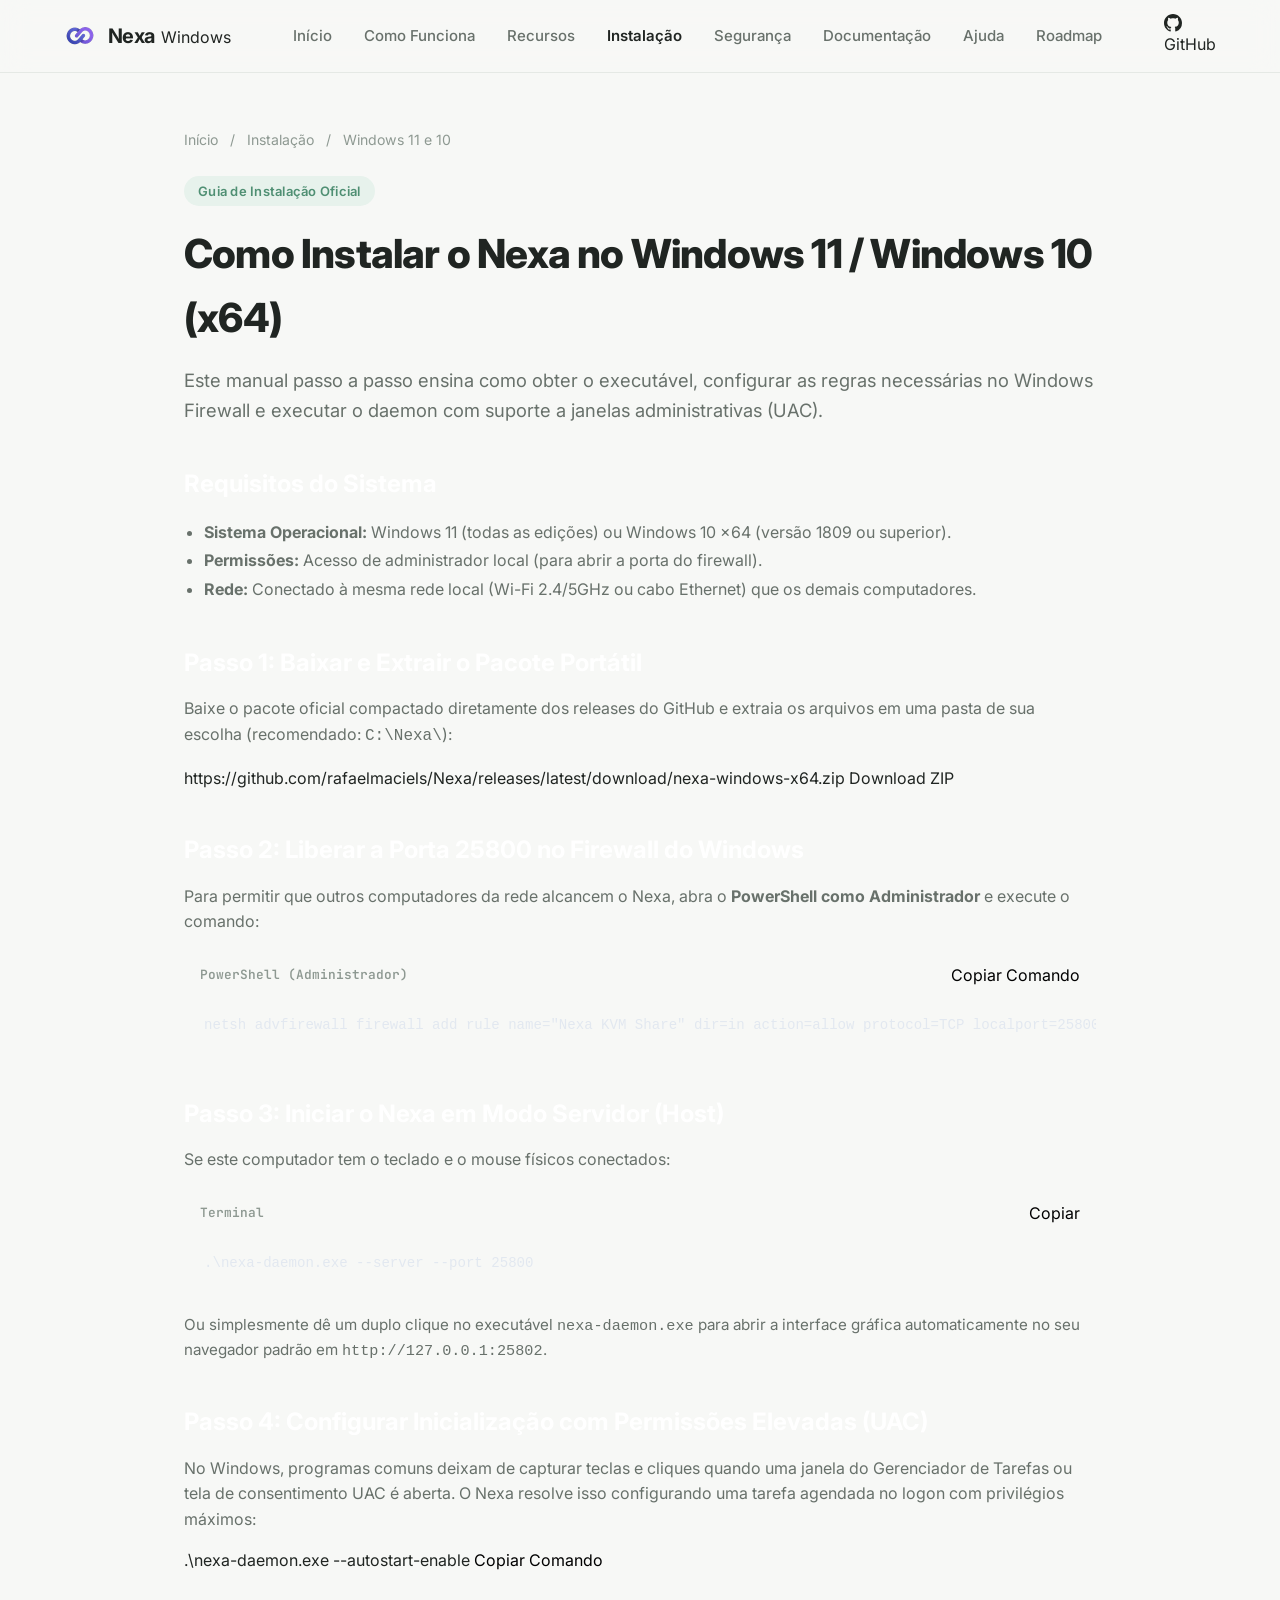
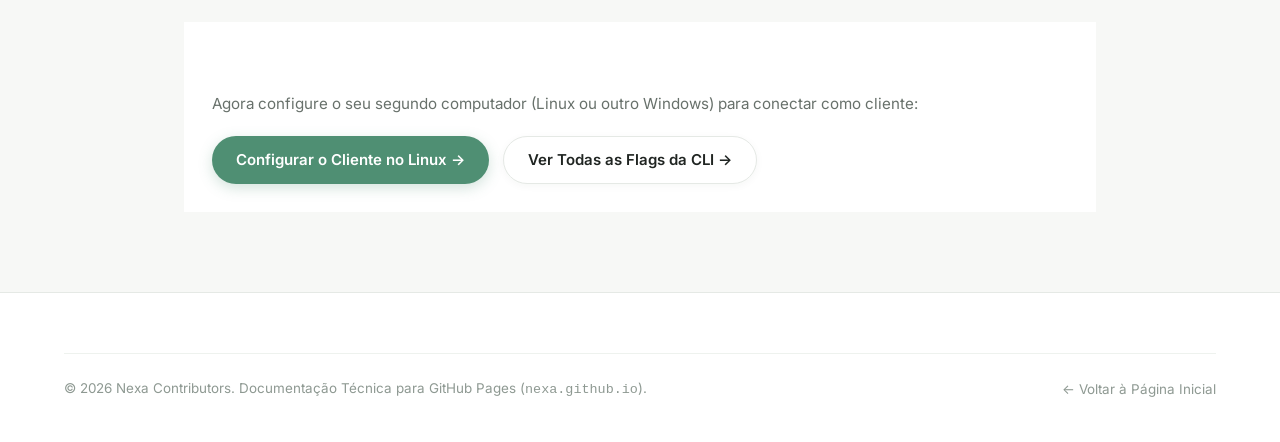
<file: instalacao/windows/index.html>
<!DOCTYPE html>
<html lang="pt-BR">
<head>
  <meta charset="UTF-8">
  <meta name="viewport" content="width=device-width, initial-scale=1.0">
  
  <title>Como Instalar o Nexa no Windows 11 e Windows 10 — Manual Passo a Passo</title>
  <meta name="description" content="Guia oficial de instalação e configuração do Nexa no Windows 11 e 10. Aprenda a liberar a porta 25800 no Firewall, executar em modo servidor e configurar inicialização com UAC elevado.">
  <meta name="keywords" content="instalar Nexa Windows 11, Nexa Windows 10, firewall Nexa Windows, agendador de tarefas UAC kvm, download nexa windows x64">
  <meta name="author" content="Nexa Contributors">
  <link rel="canonical" href="https://nexa.github.io/instalacao/windows/">

  <meta property="og:title" content="Como Instalar o Nexa no Windows 11 / 10 (Guia Oficial)">
  <meta property="og:description" content="Manual detalhado com comandos do PowerShell para liberação de firewall e execução como Servidor Host no Windows.">
  <meta property="og:url" content="https://nexa.github.io/instalacao/windows/">
  <meta property="og:image" content="https://nexa.github.io/assets/brand/nexa-logo-dark.png">

  <link rel="icon" type="image/png" sizes="32x32" href="../../assets/brand/nexa-icon-32.png">
  <link rel="apple-touch-icon" sizes="180x180" href="../../assets/brand/nexa-icon-256.png">

  <link rel="preconnect" href="https://fonts.googleapis.com">
  <link rel="preconnect" href="https://fonts.gstatic.com" crossorigin>
  <link href="https://fonts.googleapis.com/css2?family=Inter:wght@400;500;600;700;800&family=JetBrains+Mono:wght@400;500;600&display=swap" rel="stylesheet">

  <link rel="stylesheet" href="../../assets/css/style.css">
  <link rel="stylesheet" href="../../assets/css/components.css">
  <link rel="stylesheet" href="../../assets/css/docs.css">

  <!-- Schema.org HowTo & BreadcrumbList -->
  <script type="application/ld+json">
  {
    "@context": "https://schema.org",
    "@graph": [
      {
        "@type": "BreadcrumbList",
        "itemListElement": [
          {
            "@type": "ListItem",
            "position": 1,
            "name": "Início",
            "item": "https://nexa.github.io/"
          },
          {
            "@type": "ListItem",
            "position": 2,
            "name": "Instalação",
            "item": "https://nexa.github.io/instalacao/"
          },
          {
            "@type": "ListItem",
            "position": 3,
            "name": "Windows",
            "item": "https://nexa.github.io/instalacao/windows/"
          }
        ]
      },
      {
        "@type": "HowTo",
        "name": "Como Instalar e Configurar o Nexa no Windows 11",
        "description": "Passo a passo para baixar, liberar portas no firewall e iniciar o Nexa em modo servidor no Windows.",
        "step": [
          {
            "@type": "HowToStep",
            "position": 1,
            "name": "Download do Pacote ZIP",
            "text": "Baixe o arquivo nexa-windows-x64.zip do GitHub Releases e extraia na pasta permanente C:\\Nexa\\."
          },
          {
            "@type": "HowToStep",
            "position": 2,
            "name": "Liberação no Firewall do Windows",
            "text": "Abra o PowerShell como Administrador e crie a regra de entrada TCP para a porta padrão 25800."
          },
          {
            "@type": "HowToStep",
            "position": 3,
            "name": "Execução e Pareamento",
            "text": "Inicie o daemon em modo Servidor com nexa-daemon.exe --server e confirme o PIN SAS de 6 dígitos ao conectar."
          }
        ]
      }
    ]
  }
  </script>
</head>
<body>

  <div class="ambient-glow"></div>

  <header class="site-header">
    <div class="container header-inner">
      <a href="../../" class="brand-wrapper">
        <img src="../../assets/brand/nexa-icon-64.png" alt="Nexa Logo" class="brand-logo-img" width="34" height="34">
        <div class="brand-title-box">
          <span class="brand-name">Nexa</span>
          <span class="brand-tag">Windows</span>
        </div>
      </a>

      <nav aria-label="Navegação Principal">
        <ul class="nav-menu">
          <li><a href="../../" class="nav-link">Início</a></li>
          <li><a href="../../como-funciona/" class="nav-link">Como Funciona</a></li>
          <li><a href="../../recursos/" class="nav-link">Recursos</a></li>
          <li><a href="../../instalacao/" class="nav-link active">Instalação</a></li>
          <li><a href="../../seguranca/" class="nav-link">Segurança</a></li>
          <li><a href="../../documentacao/" class="nav-link">Documentação</a></li>
          <li><a href="../../solucao-de-problemas/" class="nav-link">Ajuda</a></li>
          <li><a href="../../roadmap/" class="nav-link">Roadmap</a></li>
        </ul>
      </nav>

      <div class="header-actions">
        <a href="https://github.com/rafaelmaciels/Nexa" target="_blank" rel="noopener noreferrer" class="btn-github">
          <svg viewBox="0 0 24 24" width="18" height="18" fill="currentColor">
            <path d="M12 0C5.37 0 0 5.37 0 12c0 5.31 3.435 9.795 8.205 11.385.6.105.825-.255.825-.57 0-.285-.015-1.23-.015-2.235-3.015.555-3.795-.735-4.035-1.41-.135-.345-.72-1.41-1.23-1.695-.42-.225-1.02-.78-.015-.795.945-.015 1.62.87 1.845 1.23 1.08 1.815 2.805 1.305 3.495.99.105-.78.42-1.305.765-1.605-2.67-.3-5.46-1.335-5.46-5.925 0-1.305.465-2.385 1.23-3.225-.12-.3-.54-1.53.12-3.18 0 0 1.005-.315 3.3 1.23.96-.27 1.98-.405 3-.405s2.04.135 3 .405c2.295-1.56 3.3-1.23 3.3-1.23.66 1.65.24 2.88.12 3.18.765.84 1.23 1.905 1.23 3.225 0 4.605-2.805 5.625-5.475 5.925.435.375.81 1.095.81 2.22 0 1.605-.015 2.895-.015 3.3 0 .315.225.69.825.57A12.02 12.02 0 0024 12c0-6.63-5.37-12-12-12z"/>
          </svg>
          <span>GitHub</span>
        </a>
      </div>
    </div>
  </header>

  <main class="container" style="padding: 56px 24px 80px; max-width: 960px;">
    
    <nav aria-label="Breadcrumbs" style="margin-bottom: 24px; font-size: 0.88rem; color: var(--text-muted);">
      <a href="../../" style="color: var(--accent); text-decoration: none;">Início</a>
      <span style="margin: 0 8px;">/</span>
      <a href="../" style="color: var(--accent); text-decoration: none;">Instalação</a>
      <span style="margin: 0 8px;">/</span>
      <span>Windows 11 e 10</span>
    </nav>

    <article>
      <header style="margin-bottom: 40px;">
        <span class="section-tag">Guia de Instalação Oficial</span>
        <h1 style="font-size: 2.5rem; font-weight: 800; letter-spacing: -0.02em; margin-bottom: 16px;">
          Como Instalar o Nexa no Windows 11 / Windows 10 (x64)
        </h1>
        <p style="font-size: 1.15rem; color: var(--text-secondary); line-height: 1.6;">
          Este manual passo a passo ensina como obter o executável, configurar as regras necessárias no Windows Firewall e executar o daemon com suporte a janelas administrativas (UAC).
        </p>
      </header>

      <!-- Requisitos -->
      <section style="margin-bottom: 40px;">
        <h2 style="font-size: 1.5rem; font-weight: 700; margin-bottom: 14px; color: #fff;">Requisitos do Sistema</h2>
        <ul style="color: var(--text-secondary); padding-left: 20px; line-height: 1.8;">
          <li><strong>Sistema Operacional:</strong> Windows 11 (todas as edições) ou Windows 10 x64 (versão 1809 ou superior).</li>
          <li><strong>Permissões:</strong> Acesso de administrador local (para abrir a porta do firewall).</li>
          <li><strong>Rede:</strong> Conectado à mesma rede local (Wi-Fi 2.4/5GHz ou cabo Ethernet) que os demais computadores.</li>
        </ul>
      </section>

      <!-- Passo 1 -->
      <section style="margin-bottom: 40px;">
        <h2 style="font-size: 1.5rem; font-weight: 700; margin-bottom: 14px; color: #fff;">Passo 1: Baixar e Extrair o Pacote Portátil</h2>
        <p style="color: var(--text-secondary); line-height: 1.6; margin-bottom: 16px;">
          Baixe o pacote oficial compactado diretamente dos releases do GitHub e extraia os arquivos em uma pasta de sua escolha (recomendado: <code>C:\Nexa\</code>):
        </p>
        <div class="code-box">
          <span class="code-snippet">https://github.com/rafaelmaciels/Nexa/releases/latest/download/nexa-windows-x64.zip</span>
          <a href="https://github.com/rafaelmaciels/Nexa/releases/latest/download/nexa-windows-x64.zip" class="btn-copy-code" style="text-decoration:none;">
            <span>Download ZIP</span>
          </a>
        </div>
      </section>

      <!-- Passo 2 -->
      <section style="margin-bottom: 40px;">
        <h2 style="font-size: 1.5rem; font-weight: 700; margin-bottom: 14px; color: #fff;">Passo 2: Liberar a Porta 25800 no Firewall do Windows</h2>
        <p style="color: var(--text-secondary); line-height: 1.6; margin-bottom: 16px;">
          Para permitir que outros computadores da rede alcancem o Nexa, abra o <strong>PowerShell como Administrador</strong> e execute o comando:
        </p>
        <div class="code-block-container">
          <div class="code-block-header">
            <span class="code-block-title">PowerShell (Administrador)</span>
            <button class="btn-copy-code" data-clipboard-text="netsh advfirewall firewall add rule name=&quot;Nexa KVM Share&quot; dir=in action=allow protocol=TCP localport=25800 profile=any">
              <span>Copiar Comando</span>
            </button>
          </div>
          <pre class="code-block-pre"><code>netsh advfirewall firewall add rule name="Nexa KVM Share" dir=in action=allow protocol=TCP localport=25800 profile=any</code></pre>
        </div>
      </section>

      <!-- Passo 3 -->
      <section style="margin-bottom: 40px;">
        <h2 style="font-size: 1.5rem; font-weight: 700; margin-bottom: 14px; color: #fff;">Passo 3: Iniciar o Nexa em Modo Servidor (Host)</h2>
        <p style="color: var(--text-secondary); line-height: 1.6; margin-bottom: 16px;">
          Se este computador tem o teclado e o mouse físicos conectados:
        </p>
        <div class="code-block-container">
          <div class="code-block-header">
            <span class="code-block-title">Terminal</span>
            <button class="btn-copy-code" data-clipboard-text=".\nexa-daemon.exe --server --port 25800">
              <span>Copiar</span>
            </button>
          </div>
          <pre class="code-block-pre"><code>.\nexa-daemon.exe --server --port 25800</code></pre>
        </div>
        <p style="color: var(--text-secondary); font-size: 0.95rem; line-height: 1.6; margin-top: 12px;">
          Ou simplesmente dê um duplo clique no executável <code>nexa-daemon.exe</code> para abrir a interface gráfica automaticamente no seu navegador padrão em <code>http://127.0.0.1:25802</code>.
        </p>
      </section>

      <!-- Passo 4 -->
      <section style="margin-bottom: 40px;">
        <h2 style="font-size: 1.5rem; font-weight: 700; margin-bottom: 14px; color: #fff;">Passo 4: Configurar Inicialização com Permissões Elevadas (UAC)</h2>
        <p style="color: var(--text-secondary); line-height: 1.6; margin-bottom: 16px;">
          No Windows, programas comuns deixam de capturar teclas e cliques quando uma janela do Gerenciador de Tarefas ou tela de consentimento UAC é aberta. O Nexa resolve isso configurando uma tarefa agendada no logon com privilégios máximos:
        </p>
        <div class="code-box">
          <span class="code-snippet">.\nexa-daemon.exe --autostart-enable</span>
          <button class="btn-copy-code" data-clipboard-text=".\nexa-daemon.exe --autostart-enable">
            <span>Copiar Comando</span>
          </button>
        </div>
      </section>

      <!-- Links Próximos -->
      <div style="background: var(--bg-surface); border: 1px solid var(--border); border-radius: var(--radius); padding: 28px; margin-top: 48px;">
        <h3 style="font-size: 1.25rem; font-weight: 700; margin-bottom: 10px; color: #fff;">Próximo Passo:</h3>
        <p style="color: var(--text-secondary); font-size: 0.95rem; margin-bottom: 20px;">
          Agora configure o seu segundo computador (Linux ou outro Windows) para conectar como cliente:
        </p>
        <div style="display: flex; gap: 14px; flex-wrap: wrap;">
          <a href="../linux/" class="btn btn-primary">
            <span>Configurar o Cliente no Linux →</span>
          </a>
          <a href="../../documentacao/" class="btn btn-secondary">
            <span>Ver Todas as Flags da CLI →</span>
          </a>
        </div>
      </div>

    </article>

  </main>

  <footer class="site-footer">
    <div class="container">
      <div class="footer-bottom">
        <div>© 2026 Nexa Contributors. Documentação Técnica para GitHub Pages (<code>nexa.github.io</code>).</div>
        <div><a href="../../">← Voltar à Página Inicial</a></div>
      </div>
    </div>
  </footer>

  <script src="../../assets/js/main.js"></script>
</body>
</html>
</file>
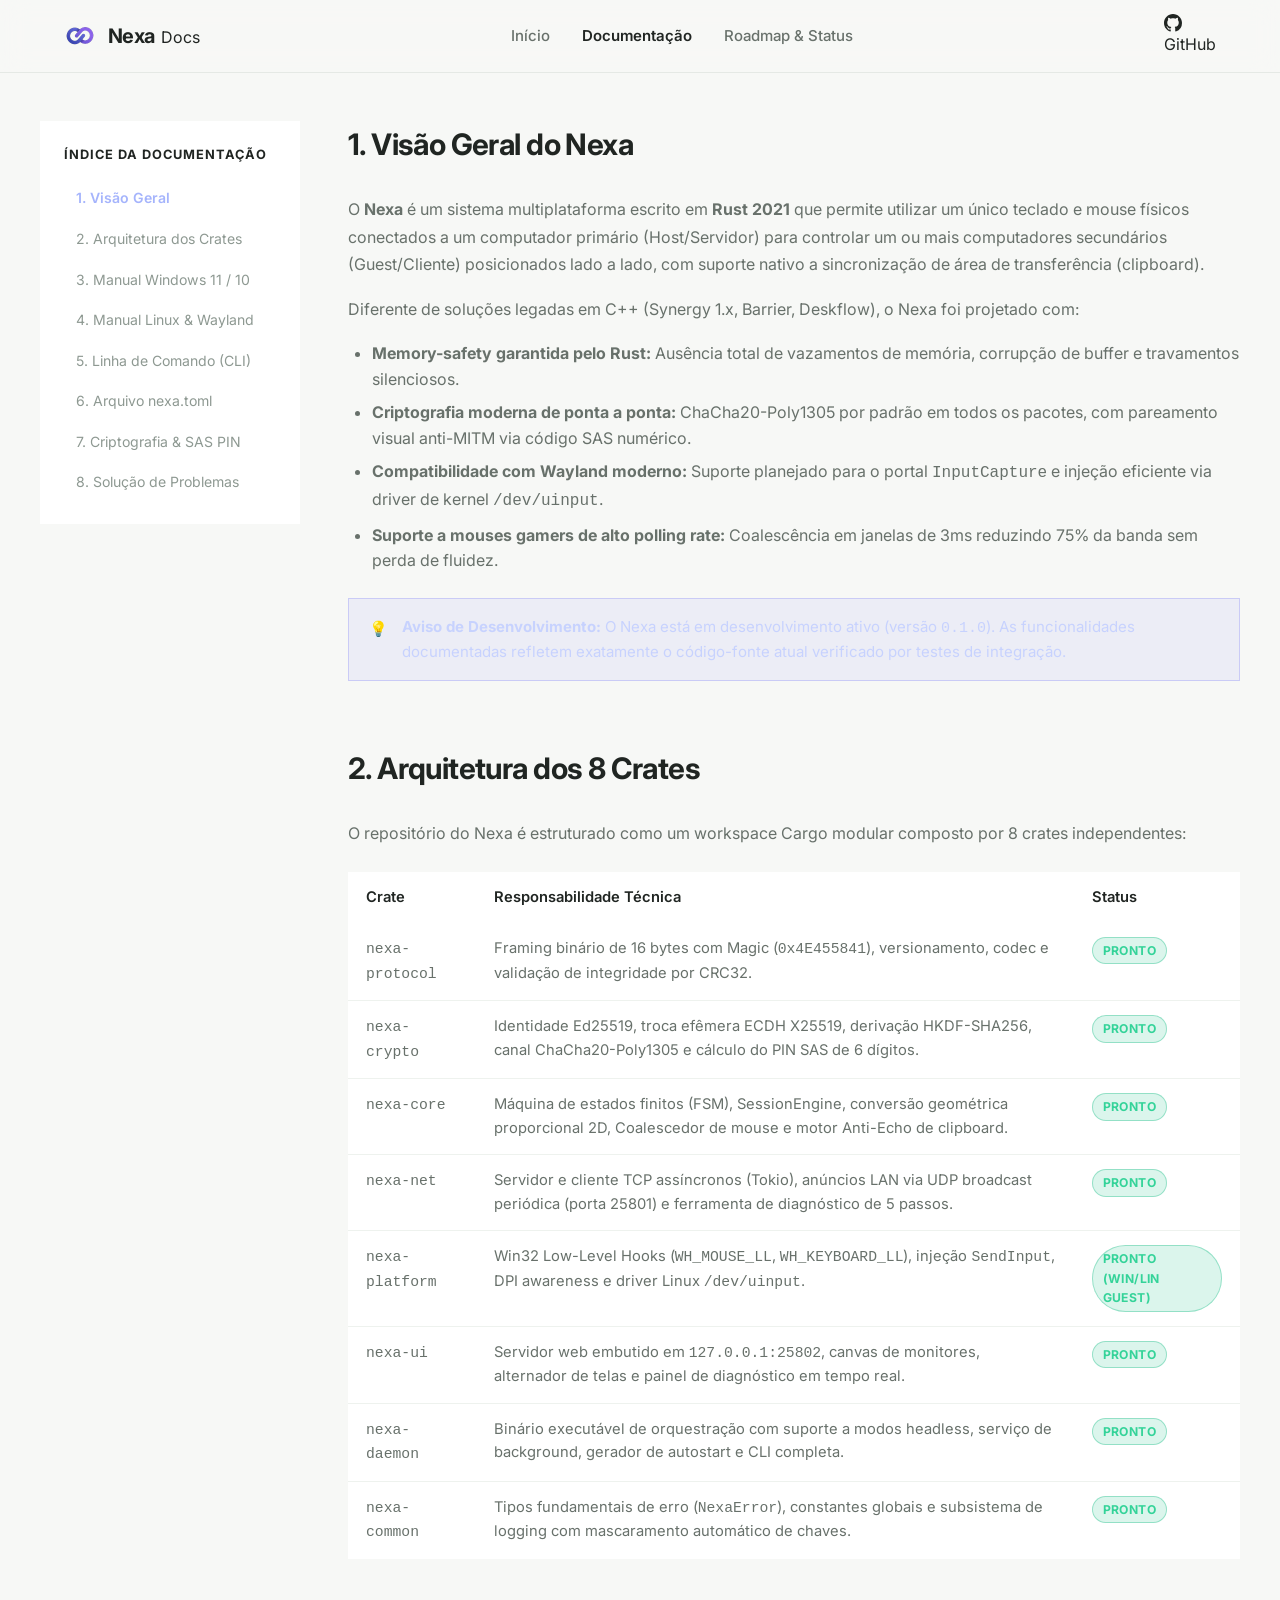
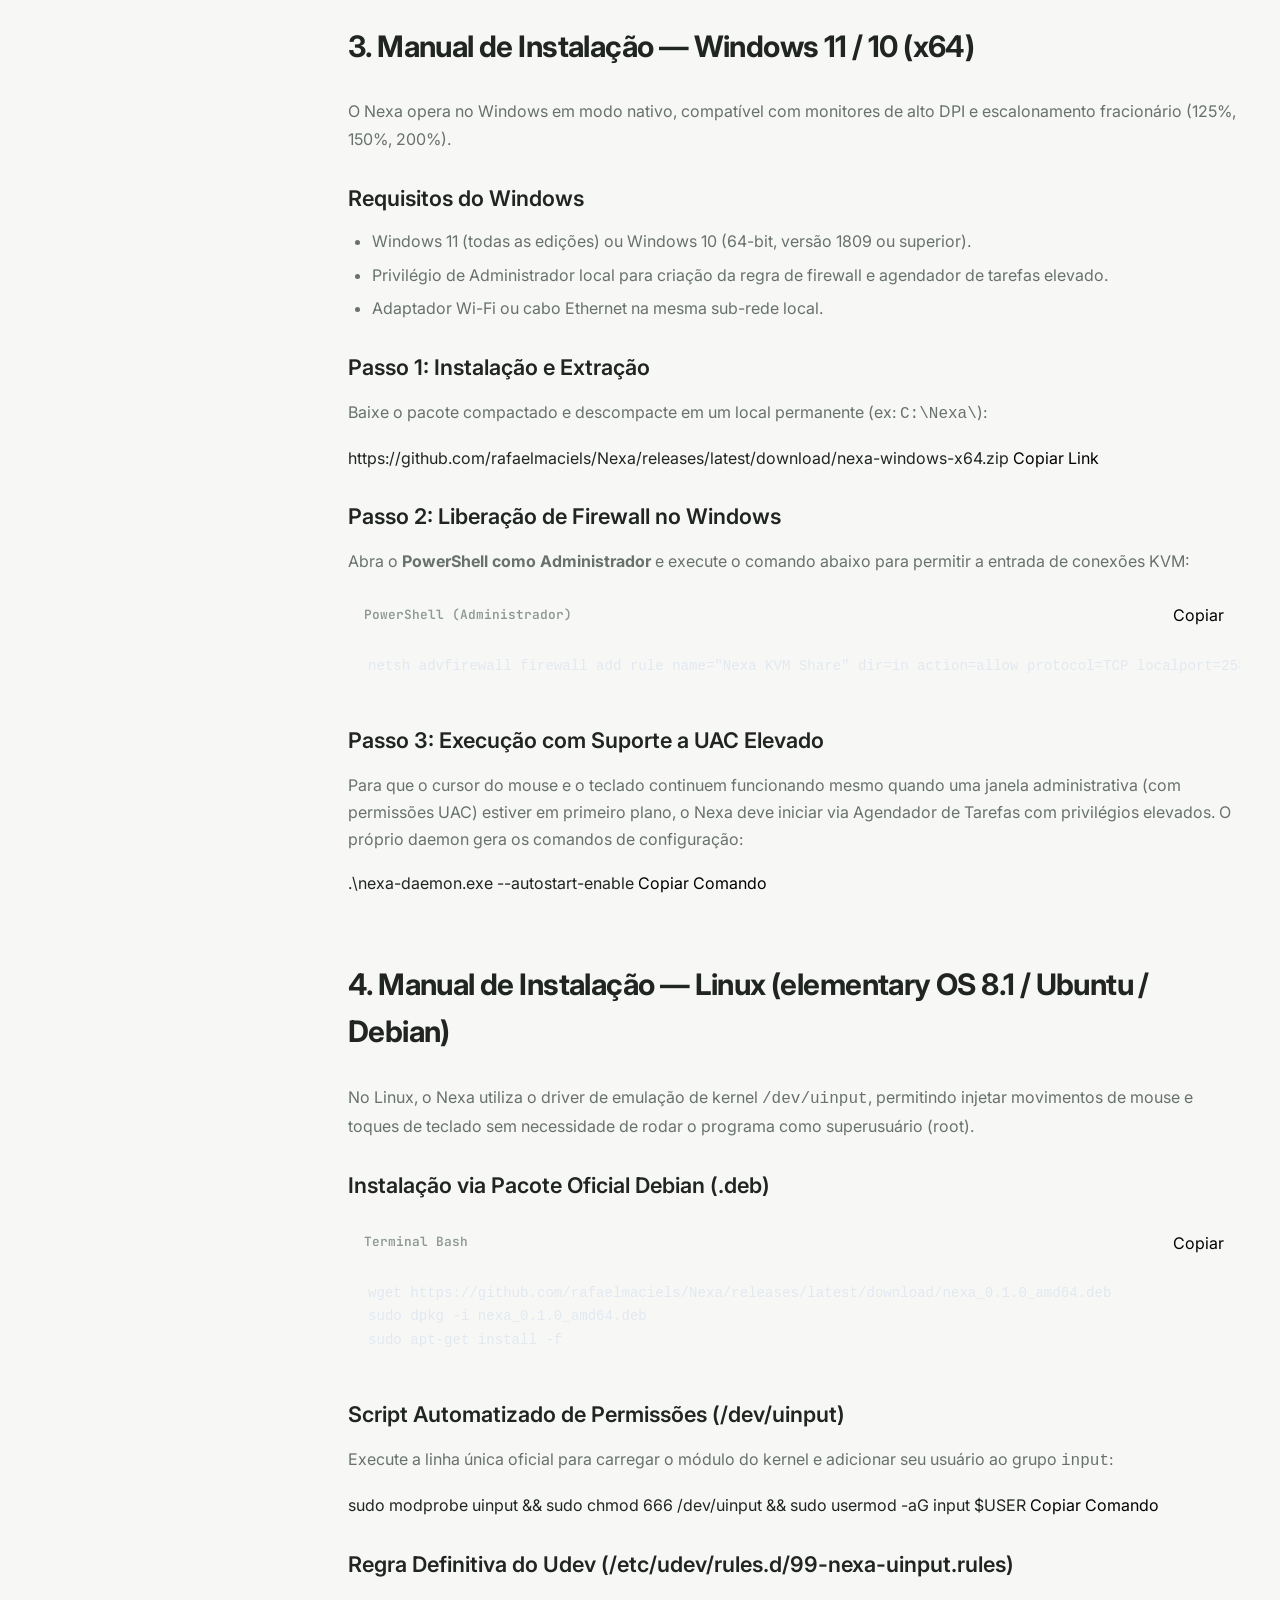
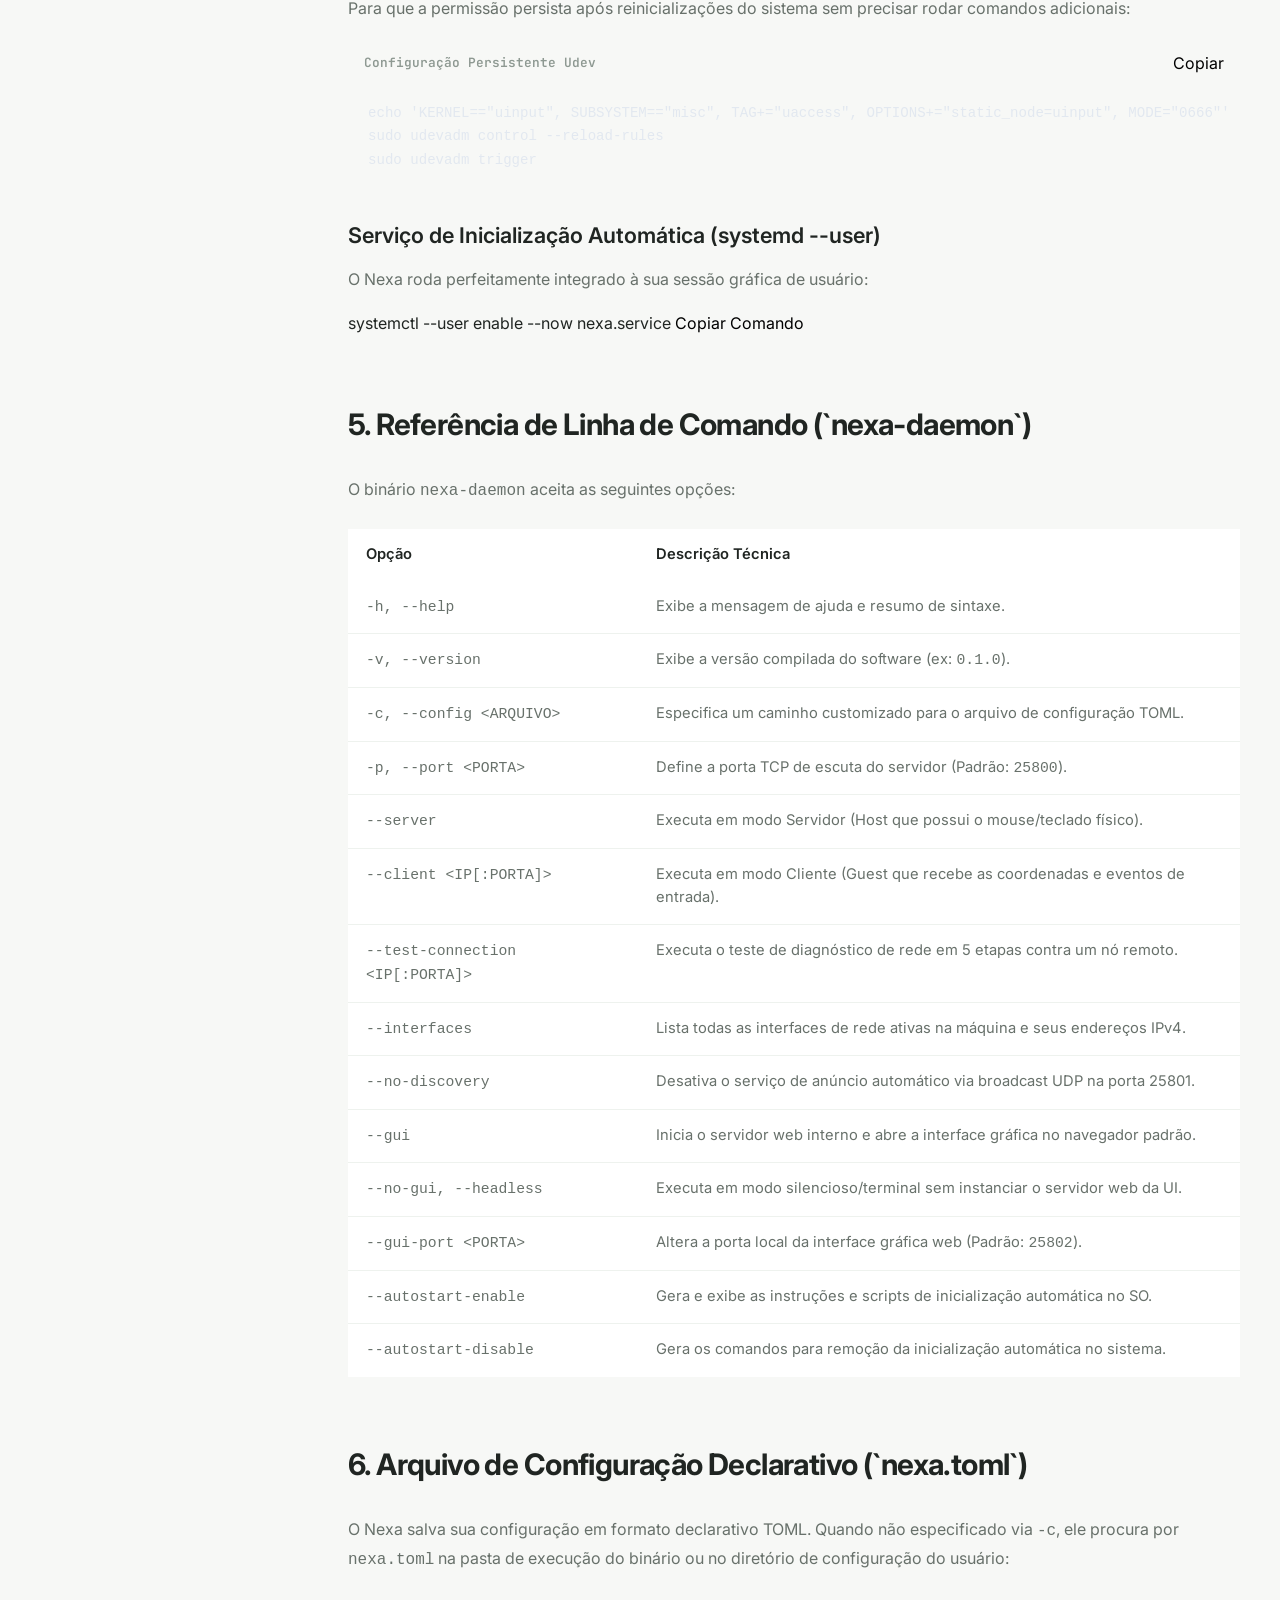
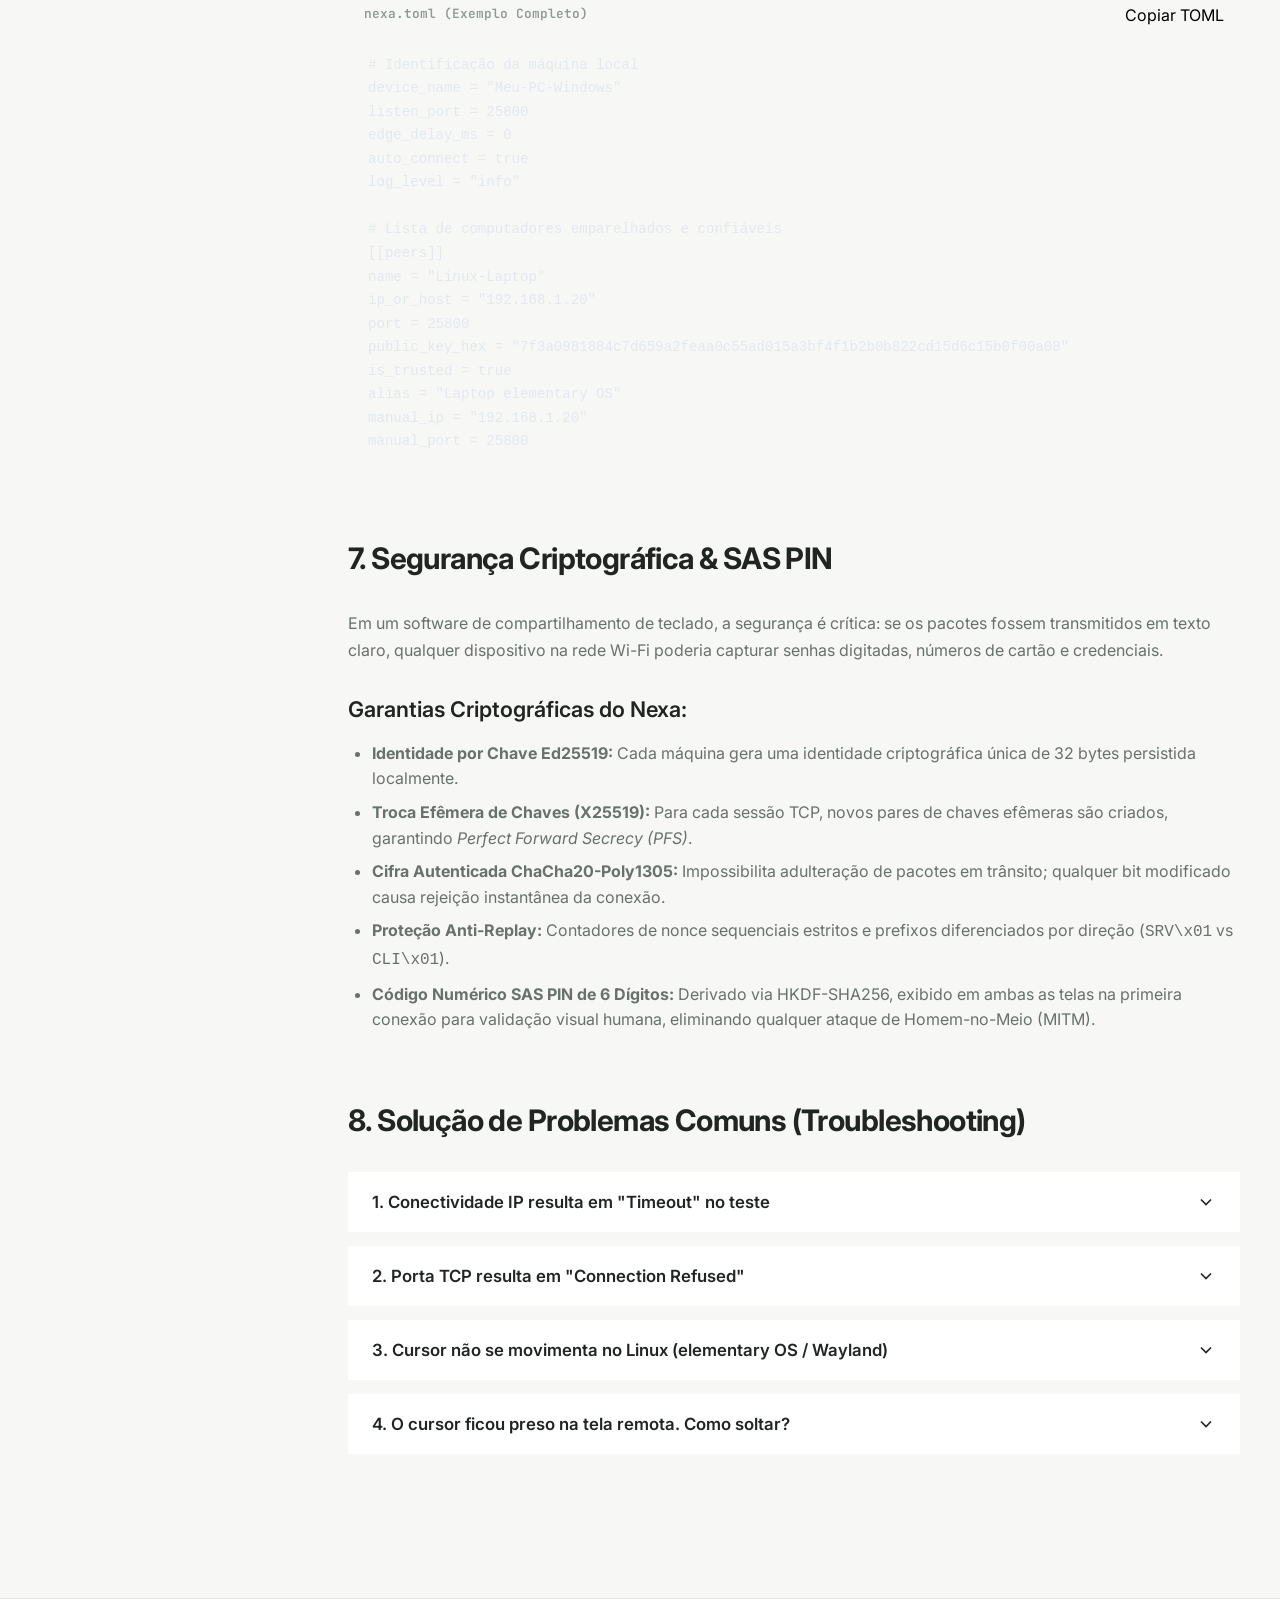
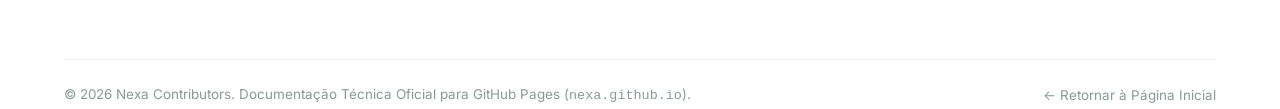
<file: docs.html>
<!DOCTYPE html>
<html lang="pt-BR">
<head>
  <meta charset="UTF-8">
  <meta name="viewport" content="width=device-width, initial-scale=1.0">
  
  <title>Documentação Técnica Oficial — Nexa KVM</title>
  <meta name="description" content="Guia completo de arquitetura, instalação no Windows e Linux, parâmetros de CLI, arquivo nexa.toml e segurança criptográfica do Nexa.">
  
  <link rel="icon" type="image/png" sizes="32x32" href="./assets/brand/nexa-icon-32.png">
  <link rel="apple-touch-icon" sizes="180x180" href="./assets/brand/nexa-icon-256.png">

  <link rel="preconnect" href="https://fonts.googleapis.com">
  <link rel="preconnect" href="https://fonts.gstatic.com" crossorigin>
  <link href="https://fonts.googleapis.com/css2?family=Inter:wght@400;500;600;700;800&family=JetBrains+Mono:wght@400;500;600&display=swap" rel="stylesheet">

  <link rel="stylesheet" href="./assets/css/style.css">
  <link rel="stylesheet" href="./assets/css/components.css">
  <link rel="stylesheet" href="./assets/css/docs.css">
</head>
<body>

  <div class="ambient-glow"></div>

  <!-- Header -->
  <header class="site-header">
    <div class="container header-inner">
      <a href="./index.html" class="brand-wrapper">
        <img src="./assets/brand/nexa-icon-64.png" alt="Nexa Logo" class="brand-logo-img">
        <div class="brand-title-box">
          <span class="brand-name">Nexa</span>
          <span class="brand-tag">Docs</span>
        </div>
      </a>

      <nav>
        <ul class="nav-menu">
          <li><a href="./index.html" class="nav-link">Início</a></li>
          <li><a href="./docs.html" class="nav-link active">Documentação</a></li>
          <li><a href="./roadmap.html" class="nav-link">Roadmap & Status</a></li>
        </ul>
      </nav>

      <div class="header-actions">
        <a href="https://github.com/rafaelmaciels/Nexa" target="_blank" rel="noopener noreferrer" class="btn-github">
          <svg viewBox="0 0 24 24" width="18" height="18" fill="currentColor">
            <path d="M12 0C5.37 0 0 5.37 0 12c0 5.31 3.435 9.795 8.205 11.385.6.105.825-.255.825-.57 0-.285-.015-1.23-.015-2.235-3.015.555-3.795-.735-4.035-1.41-.135-.345-.72-1.41-1.23-1.695-.42-.225-1.02-.78-.015-.795.945-.015 1.62.87 1.845 1.23 1.08 1.815 2.805 1.305 3.495.99.105-.78.42-1.305.765-1.605-2.67-.3-5.46-1.335-5.46-5.925 0-1.305.465-2.385 1.23-3.225-.12-.3-.54-1.53.12-3.18 0 0 1.005-.315 3.3 1.23.96-.27 1.98-.405 3-.405s2.04.135 3 .405c2.295-1.56 3.3-1.23 3.3-1.23.66 1.65.24 2.88.12 3.18.765.84 1.23 1.905 1.23 3.225 0 4.605-2.805 5.625-5.475 5.925.435.375.81 1.095.81 2.22 0 1.605-.015 2.895-.015 3.3 0 .315.225.69.825.57A12.02 12.02 0 0024 12c0-6.63-5.37-12-12-12z"/>
          </svg>
          <span>GitHub</span>
        </a>
        <button class="btn-mobile-toggle" aria-label="Menu">
          <svg width="22" height="22" viewBox="0 0 24 24" fill="none" stroke="currentColor" stroke-width="2">
            <line x1="3" y1="12" x2="21" y2="12"></line>
            <line x1="3" y1="6" x2="21" y2="6"></line>
            <line x1="3" y1="18" x2="21" y2="18"></line>
          </svg>
        </button>
      </div>
    </div>
  </header>

  <!-- Layout Principal de Documentação com Sidebar -->
  <div class="container docs-layout">
    
    <!-- Sidebar de Navegação Rápida -->
    <aside class="docs-sidebar">
      <div class="docs-sidebar-title">Índice da Documentação</div>
      <ul class="docs-nav-list">
        <li><a href="#visao-geral" class="docs-nav-link active">1. Visão Geral</a></li>
        <li><a href="#arquitetura" class="docs-nav-link">2. Arquitetura dos Crates</a></li>
        <li><a href="#manual-windows" class="docs-nav-link">3. Manual Windows 11 / 10</a></li>
        <li><a href="#manual-linux" class="docs-nav-link">4. Manual Linux & Wayland</a></li>
        <li><a href="#cli" class="docs-nav-link">5. Linha de Comando (CLI)</a></li>
        <li><a href="#configuracao" class="docs-nav-link">6. Arquivo nexa.toml</a></li>
        <li><a href="#seguranca" class="docs-nav-link">7. Criptografia & SAS PIN</a></li>
        <li><a href="#solucao-problemas" class="docs-nav-link">8. Solução de Problemas</a></li>
      </ul>
    </aside>

    <!-- Conteúdo Principal -->
    <main class="docs-content">
      
      <!-- 1. Visão Geral -->
      <section id="visao-geral" class="docs-section">
        <h2>1. Visão Geral do Nexa</h2>
        <p>
          O <strong>Nexa</strong> é um sistema multiplataforma escrito em <strong>Rust 2021</strong> que permite utilizar um único teclado e mouse físicos conectados a um computador primário (Host/Servidor) para controlar um ou mais computadores secundários (Guest/Cliente) posicionados lado a lado, com suporte nativo a sincronização de área de transferência (clipboard).
        </p>
        <p>
          Diferente de soluções legadas em C++ (Synergy 1.x, Barrier, Deskflow), o Nexa foi projetado com:
        </p>
        <ul>
          <li><strong>Memory-safety garantida pelo Rust:</strong> Ausência total de vazamentos de memória, corrupção de buffer e travamentos silenciosos.</li>
          <li><strong>Criptografia moderna de ponta a ponta:</strong> ChaCha20-Poly1305 por padrão em todos os pacotes, com pareamento visual anti-MITM via código SAS numérico.</li>
          <li><strong>Compatibilidade com Wayland moderno:</strong> Suporte planejado para o portal <code>InputCapture</code> e injeção eficiente via driver de kernel <code>/dev/uinput</code>.</li>
          <li><strong>Suporte a mouses gamers de alto polling rate:</strong> Coalescência em janelas de 3ms reduzindo 75% da banda sem perda de fluidez.</li>
        </ul>

        <div class="docs-callout docs-callout-info">
          <div class="callout-icon">💡</div>
          <div>
            <strong>Aviso de Desenvolvimento:</strong> O Nexa está em desenvolvimento ativo (versão <code>0.1.0</code>). As funcionalidades documentadas refletem exatamente o código-fonte atual verificado por testes de integração.
          </div>
        </div>
      </section>

      <!-- 2. Arquitetura dos Crates -->
      <section id="arquitetura" class="docs-section">
        <h2>2. Arquitetura dos 8 Crates</h2>
        <p>
          O repositório do Nexa é estruturado como um workspace Cargo modular composto por 8 crates independentes:
        </p>

        <div class="docs-table-wrapper">
          <table class="docs-table">
            <thead>
              <tr>
                <th>Crate</th>
                <th>Responsabilidade Técnica</th>
                <th>Status</th>
              </tr>
            </thead>
            <tbody>
              <tr>
                <td><code>nexa-protocol</code></td>
                <td>Framing binário de 16 bytes com Magic (<code>0x4E455841</code>), versionamento, codec e validação de integridade por CRC32.</td>
                <td><span class="status-pill status-pill-ready">Pronto</span></td>
              </tr>
              <tr>
                <td><code>nexa-crypto</code></td>
                <td>Identidade Ed25519, troca efêmera ECDH X25519, derivação HKDF-SHA256, canal ChaCha20-Poly1305 e cálculo do PIN SAS de 6 dígitos.</td>
                <td><span class="status-pill status-pill-ready">Pronto</span></td>
              </tr>
              <tr>
                <td><code>nexa-core</code></td>
                <td>Máquina de estados finitos (FSM), SessionEngine, conversão geométrica proporcional 2D, Coalescedor de mouse e motor Anti-Echo de clipboard.</td>
                <td><span class="status-pill status-pill-ready">Pronto</span></td>
              </tr>
              <tr>
                <td><code>nexa-net</code></td>
                <td>Servidor e cliente TCP assíncronos (Tokio), anúncios LAN via UDP broadcast periódica (porta 25801) e ferramenta de diagnóstico de 5 passos.</td>
                <td><span class="status-pill status-pill-ready">Pronto</span></td>
              </tr>
              <tr>
                <td><code>nexa-platform</code></td>
                <td>Win32 Low-Level Hooks (<code>WH_MOUSE_LL</code>, <code>WH_KEYBOARD_LL</code>), injeção <code>SendInput</code>, DPI awareness e driver Linux <code>/dev/uinput</code>.</td>
                <td><span class="status-pill status-pill-ready">Pronto (Win/Lin Guest)</span></td>
              </tr>
              <tr>
                <td><code>nexa-ui</code></td>
                <td>Servidor web embutido em <code>127.0.0.1:25802</code>, canvas de monitores, alternador de telas e painel de diagnóstico em tempo real.</td>
                <td><span class="status-pill status-pill-ready">Pronto</span></td>
              </tr>
              <tr>
                <td><code>nexa-daemon</code></td>
                <td>Binário executável de orquestração com suporte a modos headless, serviço de background, gerador de autostart e CLI completa.</td>
                <td><span class="status-pill status-pill-ready">Pronto</span></td>
              </tr>
              <tr>
                <td><code>nexa-common</code></td>
                <td>Tipos fundamentais de erro (<code>NexaError</code>), constantes globais e subsistema de logging com mascaramento automático de chaves.</td>
                <td><span class="status-pill status-pill-ready">Pronto</span></td>
              </tr>
            </tbody>
          </table>
        </div>
      </section>

      <!-- 3. Manual Windows 11 / 10 -->
      <section id="manual-windows" class="docs-section">
        <h2>3. Manual de Instalação — Windows 11 / 10 (x64)</h2>
        <p>
          O Nexa opera no Windows em modo nativo, compatível com monitores de alto DPI e escalonamento fracionário (125%, 150%, 200%).
        </p>

        <h3>Requisitos do Windows</h3>
        <ul>
          <li>Windows 11 (todas as edições) ou Windows 10 (64-bit, versão 1809 ou superior).</li>
          <li>Privilégio de Administrador local para criação da regra de firewall e agendador de tarefas elevado.</li>
          <li>Adaptador Wi-Fi ou cabo Ethernet na mesma sub-rede local.</li>
        </ul>

        <h3>Passo 1: Instalação e Extração</h3>
        <p>Baixe o pacote compactado e descompacte em um local permanente (ex: <code>C:\Nexa\</code>):</p>
        <div class="code-box">
          <span class="code-snippet">https://github.com/rafaelmaciels/Nexa/releases/latest/download/nexa-windows-x64.zip</span>
          <button class="btn-copy-code" data-clipboard-text="https://github.com/rafaelmaciels/Nexa/releases/latest/download/nexa-windows-x64.zip">
            <span>Copiar Link</span>
          </button>
        </div>

        <h3>Passo 2: Liberação de Firewall no Windows</h3>
        <p>Abra o <strong>PowerShell como Administrador</strong> e execute o comando abaixo para permitir a entrada de conexões KVM:</p>
        <div class="code-block-container">
          <div class="code-block-header">
            <span class="code-block-title">PowerShell (Administrador)</span>
            <button class="btn-copy-code" data-clipboard-text="netsh advfirewall firewall add rule name=&quot;Nexa KVM Share&quot; dir=in action=allow protocol=TCP localport=25800 profile=any">
              <span>Copiar</span>
            </button>
          </div>
          <pre class="code-block-pre"><code>netsh advfirewall firewall add rule name="Nexa KVM Share" dir=in action=allow protocol=TCP localport=25800 profile=any</code></pre>
        </div>

        <h3>Passo 3: Execução com Suporte a UAC Elevado</h3>
        <p>
          Para que o cursor do mouse e o teclado continuem funcionando mesmo quando uma janela administrativa (com permissões UAC) estiver em primeiro plano, o Nexa deve iniciar via Agendador de Tarefas com privilégios elevados. O próprio daemon gera os comandos de configuração:
        </p>
        <div class="code-box">
          <span class="code-snippet">.\nexa-daemon.exe --autostart-enable</span>
          <button class="btn-copy-code" data-clipboard-text=".\nexa-daemon.exe --autostart-enable">
            <span>Copiar Comando</span>
          </button>
        </div>
      </section>

      <!-- 4. Manual Linux & Wayland -->
      <section id="manual-linux" class="docs-section">
        <h2>4. Manual de Instalação — Linux (elementary OS 8.1 / Ubuntu / Debian)</h2>
        <p>
          No Linux, o Nexa utiliza o driver de emulação de kernel <code>/dev/uinput</code>, permitindo injetar movimentos de mouse e toques de teclado sem necessidade de rodar o programa como superusuário (root).
        </p>

        <h3>Instalação via Pacote Oficial Debian (.deb)</h3>
        <div class="code-block-container">
          <div class="code-block-header">
            <span class="code-block-title">Terminal Bash</span>
            <button class="btn-copy-code" data-clipboard-text="wget https://github.com/rafaelmaciels/Nexa/releases/latest/download/nexa_0.1.0_amd64.deb && sudo dpkg -i nexa_0.1.0_amd64.deb">
              <span>Copiar</span>
            </button>
          </div>
          <pre class="code-block-pre"><code>wget https://github.com/rafaelmaciels/Nexa/releases/latest/download/nexa_0.1.0_amd64.deb
sudo dpkg -i nexa_0.1.0_amd64.deb
sudo apt-get install -f</code></pre>
        </div>

        <h3>Script Automatizado de Permissões (/dev/uinput)</h3>
        <p>
          Execute a linha única oficial para carregar o módulo do kernel e adicionar seu usuário ao grupo <code>input</code>:
        </p>
        <div class="code-box">
          <span class="code-snippet">sudo modprobe uinput && sudo chmod 666 /dev/uinput && sudo usermod -aG input $USER</span>
          <button class="btn-copy-code" data-clipboard-text="sudo modprobe uinput && sudo chmod 666 /dev/uinput && sudo usermod -aG input $USER">
            <span>Copiar Comando</span>
          </button>
        </div>

        <h3>Regra Definitiva do Udev (/etc/udev/rules.d/99-nexa-uinput.rules)</h3>
        <p>
          Para que a permissão persista após reinicializações do sistema sem precisar rodar comandos adicionais:
        </p>
        <div class="code-block-container">
          <div class="code-block-header">
            <span class="code-block-title">Configuração Persistente Udev</span>
            <button class="btn-copy-code" data-clipboard-text="echo 'KERNEL==&quot;uinput&quot;, SUBSYSTEM==&quot;misc&quot;, TAG+=&quot;uaccess&quot;, OPTIONS+=&quot;static_node=uinput&quot;, MODE=&quot;0666&quot;' | sudo tee /etc/udev/rules.d/99-nexa-uinput.rules && sudo udevadm control --reload-rules && sudo udevadm trigger">
              <span>Copiar</span>
            </button>
          </div>
          <pre class="code-block-pre"><code>echo 'KERNEL=="uinput", SUBSYSTEM=="misc", TAG+="uaccess", OPTIONS+="static_node=uinput", MODE="0666"' | sudo tee /etc/udev/rules.d/99-nexa-uinput.rules
sudo udevadm control --reload-rules
sudo udevadm trigger</code></pre>
        </div>

        <h3>Serviço de Inicialização Automática (systemd --user)</h3>
        <p>
          O Nexa roda perfeitamente integrado à sua sessão gráfica de usuário:
        </p>
        <div class="code-box">
          <span class="code-snippet">systemctl --user enable --now nexa.service</span>
          <button class="btn-copy-code" data-clipboard-text="systemctl --user enable --now nexa.service">
            <span>Copiar Comando</span>
          </button>
        </div>
      </section>

      <!-- 5. Linha de Comando (CLI) -->
      <section id="cli" class="docs-section">
        <h2>5. Referência de Linha de Comando (`nexa-daemon`)</h2>
        <p>O binário <code>nexa-daemon</code> aceita as seguintes opções:</p>

        <div class="docs-table-wrapper">
          <table class="docs-table">
            <thead>
              <tr>
                <th>Opção</th>
                <th>Descrição Técnica</th>
              </tr>
            </thead>
            <tbody>
              <tr>
                <td><code>-h, --help</code></td>
                <td>Exibe a mensagem de ajuda e resumo de sintaxe.</td>
              </tr>
              <tr>
                <td><code>-v, --version</code></td>
                <td>Exibe a versão compilada do software (ex: <code>0.1.0</code>).</td>
              </tr>
              <tr>
                <td><code>-c, --config &lt;ARQUIVO&gt;</code></td>
                <td>Especifica um caminho customizado para o arquivo de configuração TOML.</td>
              </tr>
              <tr>
                <td><code>-p, --port &lt;PORTA&gt;</code></td>
                <td>Define a porta TCP de escuta do servidor (Padrão: <code>25800</code>).</td>
              </tr>
              <tr>
                <td><code>--server</code></td>
                <td>Executa em modo Servidor (Host que possui o mouse/teclado físico).</td>
              </tr>
              <tr>
                <td><code>--client &lt;IP[:PORTA]&gt;</code></td>
                <td>Executa em modo Cliente (Guest que recebe as coordenadas e eventos de entrada).</td>
              </tr>
              <tr>
                <td><code>--test-connection &lt;IP[:PORTA]&gt;</code></td>
                <td>Executa o teste de diagnóstico de rede em 5 etapas contra um nó remoto.</td>
              </tr>
              <tr>
                <td><code>--interfaces</code></td>
                <td>Lista todas as interfaces de rede ativas na máquina e seus endereços IPv4.</td>
              </tr>
              <tr>
                <td><code>--no-discovery</code></td>
                <td>Desativa o serviço de anúncio automático via broadcast UDP na porta 25801.</td>
              </tr>
              <tr>
                <td><code>--gui</code></td>
                <td>Inicia o servidor web interno e abre a interface gráfica no navegador padrão.</td>
              </tr>
              <tr>
                <td><code>--no-gui, --headless</code></td>
                <td>Executa em modo silencioso/terminal sem instanciar o servidor web da UI.</td>
              </tr>
              <tr>
                <td><code>--gui-port &lt;PORTA&gt;</code></td>
                <td>Altera a porta local da interface gráfica web (Padrão: <code>25802</code>).</td>
              </tr>
              <tr>
                <td><code>--autostart-enable</code></td>
                <td>Gera e exibe as instruções e scripts de inicialização automática no SO.</td>
              </tr>
              <tr>
                <td><code>--autostart-disable</code></td>
                <td>Gera os comandos para remoção da inicialização automática no sistema.</td>
              </tr>
            </tbody>
          </table>
        </div>
      </section>

      <!-- 6. Arquivo nexa.toml -->
      <section id="configuracao" class="docs-section">
        <h2>6. Arquivo de Configuração Declarativo (`nexa.toml`)</h2>
        <p>
          O Nexa salva sua configuração em formato declarativo TOML. Quando não especificado via <code>-c</code>, ele procura por <code>nexa.toml</code> na pasta de execução do binário ou no diretório de configuração do usuário:
        </p>

        <div class="code-block-container">
          <div class="code-block-header">
            <span class="code-block-title">nexa.toml (Exemplo Completo)</span>
            <button class="btn-copy-code" data-clipboard-target="#tomlConfigCode">
              <span>Copiar TOML</span>
            </button>
          </div>
          <pre class="code-block-pre"><code id="tomlConfigCode"># Identificação da máquina local
device_name = "Meu-PC-Windows"
listen_port = 25800
edge_delay_ms = 0
auto_connect = true
log_level = "info"

# Lista de computadores emparelhados e confiáveis
[[peers]]
name = "Linux-Laptop"
ip_or_host = "192.168.1.20"
port = 25800
public_key_hex = "7f3a0981884c7d659a2feaa0c55ad015a3bf4f1b2b0b822cd15d6c15b0f00a08"
is_trusted = true
alias = "Laptop elementary OS"
manual_ip = "192.168.1.20"
manual_port = 25800</code></pre>
        </div>
      </section>

      <!-- 7. Segurança & Criptografia -->
      <section id="seguranca" class="docs-section">
        <h2>7. Segurança Criptográfica & SAS PIN</h2>
        <p>
          Em um software de compartilhamento de teclado, a segurança é crítica: se os pacotes fossem transmitidos em texto claro, qualquer dispositivo na rede Wi-Fi poderia capturar senhas digitadas, números de cartão e credenciais.
        </p>

        <h3>Garantias Criptográficas do Nexa:</h3>
        <ul>
          <li><strong>Identidade por Chave Ed25519:</strong> Cada máquina gera uma identidade criptográfica única de 32 bytes persistida localmente.</li>
          <li><strong>Troca Efêmera de Chaves (X25519):</strong> Para cada sessão TCP, novos pares de chaves efêmeras são criados, garantindo <em>Perfect Forward Secrecy (PFS)</em>.</li>
          <li><strong>Cifra Autenticada ChaCha20-Poly1305:</strong> Impossibilita adulteração de pacotes em trânsito; qualquer bit modificado causa rejeição instantânea da conexão.</li>
          <li><strong>Proteção Anti-Replay:</strong> Contadores de nonce sequenciais estritos e prefixos diferenciados por direção (<code>SRV\x01</code> vs <code>CLI\x01</code>).</li>
          <li><strong>Código Numérico SAS PIN de 6 Dígitos:</strong> Derivado via HKDF-SHA256, exibido em ambas as telas na primeira conexão para validação visual humana, eliminando qualquer ataque de Homem-no-Meio (MITM).</li>
        </ul>
      </section>

      <!-- 8. Solução de Problemas -->
      <section id="solucao-problemas" class="docs-section">
        <h2>8. Solução de Problemas Comuns (Troubleshooting)</h2>

        <div class="faq-list">
          
          <div class="faq-item">
            <button class="faq-question">
              <span>1. Conectividade IP resulta em "Timeout" no teste</span>
              <svg class="faq-icon" viewBox="0 0 24 24" fill="none" stroke="currentColor" stroke-width="2">
                <polyline points="6 9 12 15 18 9"></polyline>
              </svg>
            </button>
            <div class="faq-answer">
              <strong>Causa:</strong> Roteador Wi-Fi com o recurso <em>AP Isolation</em> ou <em>Client Isolation</em> ativado (bloqueia computadores na mesma rede de conversarem entre si), ou máquina de destino em outra sub-rede.<br>
              <strong>Solução:</strong> Acesse as configurações do seu roteador Wi-Fi e desative o isolamento de clientes (Client Isolation). Certifique-se de que o IP não foi alterado pelo DHCP executando <code>nexa-daemon --interfaces</code>.
            </div>
          </div>

          <div class="faq-item">
            <button class="faq-question">
              <span>2. Porta TCP resulta em "Connection Refused"</span>
              <svg class="faq-icon" viewBox="0 0 24 24" fill="none" stroke="currentColor" stroke-width="2">
                <polyline points="6 9 12 15 18 9"></polyline>
              </svg>
            </button>
            <div class="faq-answer">
              <strong>Causa:</strong> O <code>nexa-daemon</code> não está em execução na máquina de destino ou o firewall (Windows Firewall / UFW) bloqueou a porta <code>25800</code>.<br>
              <strong>Solução:</strong> Inicie o Nexa na outra máquina com <code>--server</code> ou <code>--client</code> e adicione a regra de liberação de porta descrita nas seções 3 e 4.
            </div>
          </div>

          <div class="faq-item">
            <button class="faq-question">
              <span>3. Cursor não se movimenta no Linux (elementary OS / Wayland)</span>
              <svg class="faq-icon" viewBox="0 0 24 24" fill="none" stroke="currentColor" stroke-width="2">
                <polyline points="6 9 12 15 18 9"></polyline>
              </svg>
            </button>
            <div class="faq-answer">
              <strong>Causa:</strong> Falta de permissão de escrita no dispositivo <code>/dev/uinput</code>.<br>
              <strong>Solução:</strong> Execute <code>sudo usermod -aG input $USER && sudo chmod 666 /dev/uinput</code> e encerre/reinicie a sessão gráfica.
            </div>
          </div>

          <div class="faq-item">
            <button class="faq-question">
              <span>4. O cursor ficou preso na tela remota. Como soltar?</span>
              <svg class="faq-icon" viewBox="0 0 24 24" fill="none" stroke="currentColor" stroke-width="2">
                <polyline points="6 9 12 15 18 9"></polyline>
              </svg>
            </button>
            <div class="faq-answer">
              <strong>Solução de Emergência KVM:</strong> Pressione a tecla <span class="kbd-badge">Esc</span> ou <span class="kbd-badge">Scroll Lock</span> no teclado físico. O Nexa soltará a captura imediatamente e reposicionará o cursor no centro do monitor principal local.
            </div>
          </div>

        </div>
      </section>

    </main>
  </div>

  <!-- Footer -->
  <footer class="site-footer">
    <div class="container">
      <div class="footer-bottom">
        <div>© 2026 Nexa Contributors. Documentação Técnica Oficial para GitHub Pages (<code>nexa.github.io</code>).</div>
        <div><a href="./index.html">← Retornar à Página Inicial</a></div>
      </div>
    </div>
  </footer>

  <script src="./assets/js/main.js"></script>
</body>
</html>
</file>
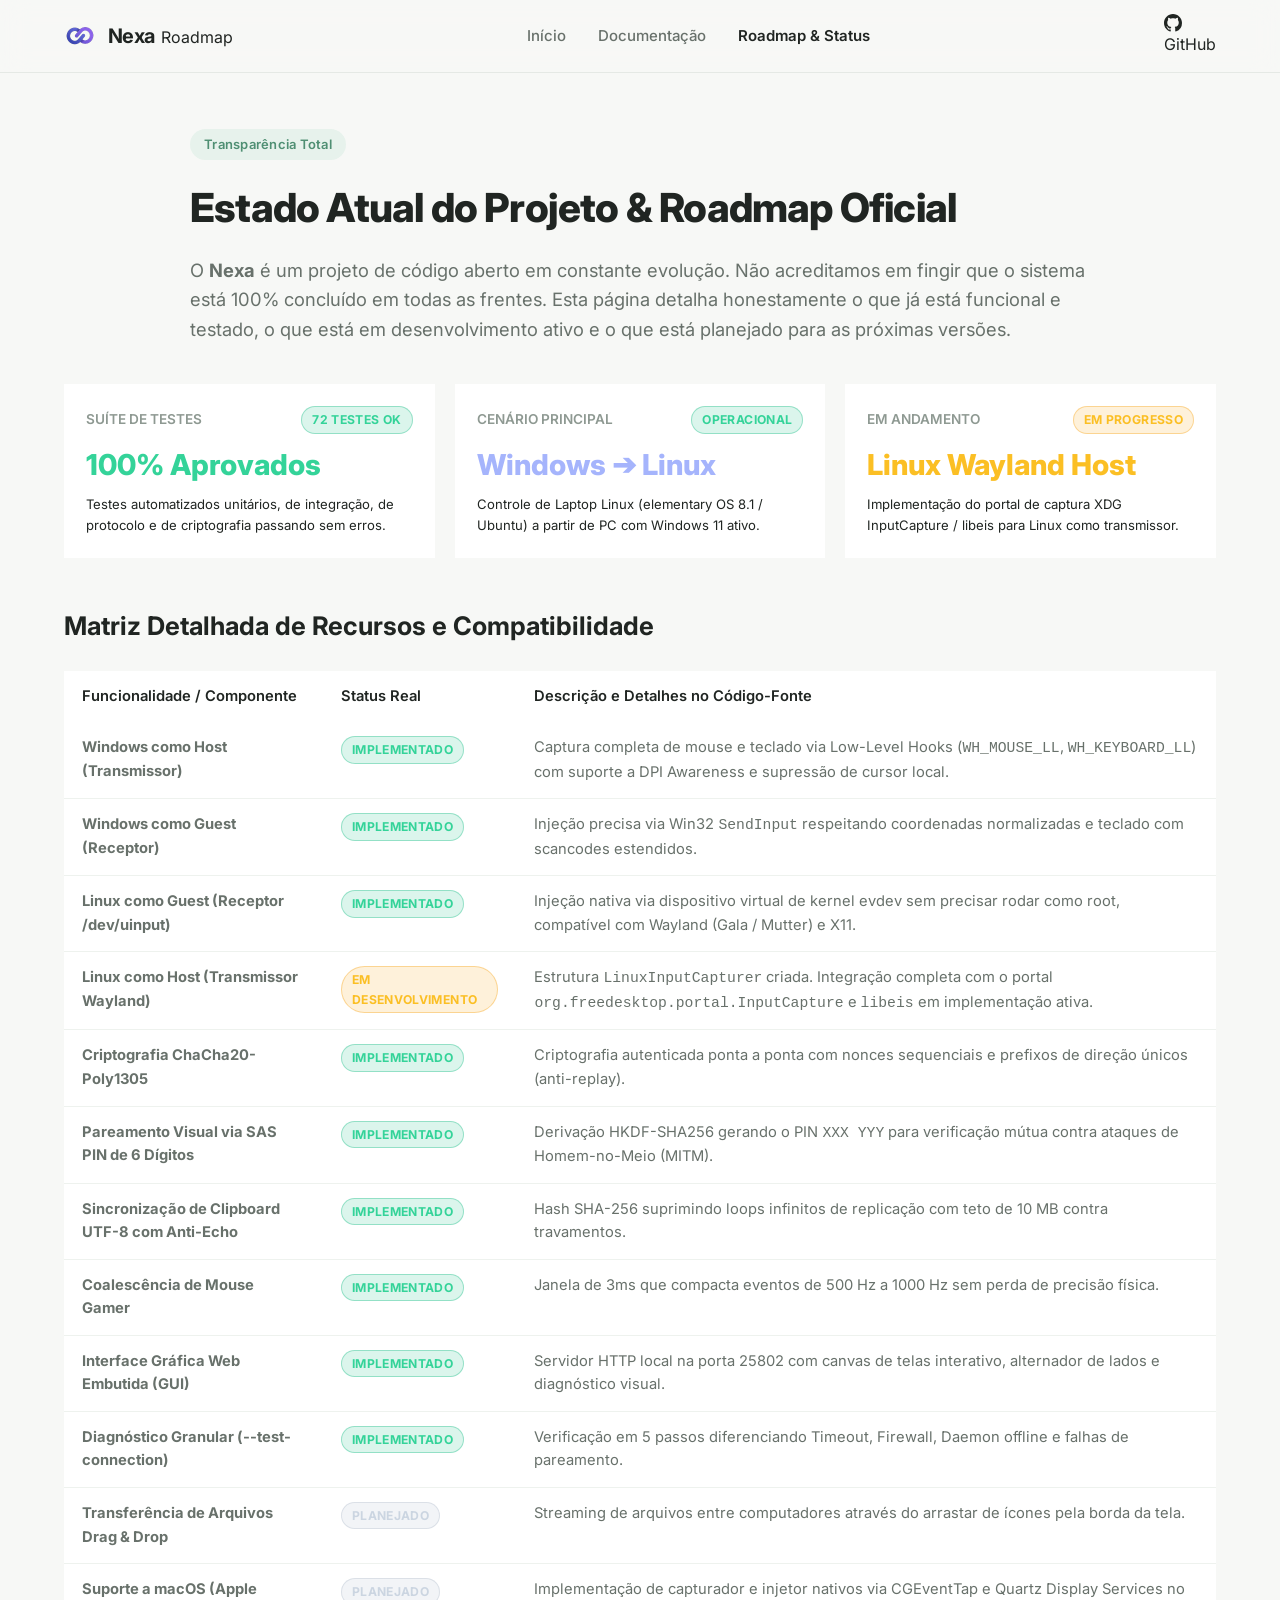
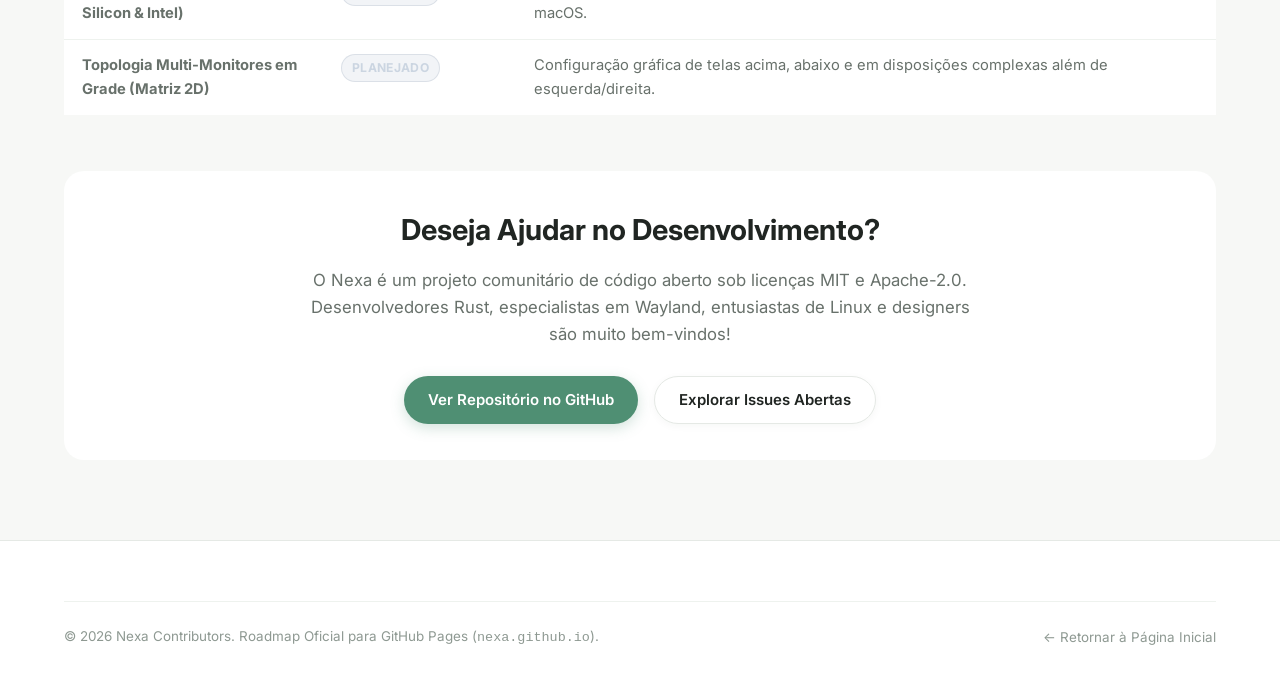
<file: roadmap.html>
<!DOCTYPE html>
<html lang="pt-BR">
<head>
  <meta charset="UTF-8">
  <meta name="viewport" content="width=device-width, initial-scale=1.0">
  
  <title>Roadmap & Estado Real do Projeto — Nexa</title>
  <meta name="description" content="Transparência sobre o desenvolvimento do Nexa: o que já está implementado, em desenvolvimento ativo e planejado para o futuro.">
  
  <link rel="icon" type="image/png" sizes="32x32" href="./assets/brand/nexa-icon-32.png">
  <link rel="apple-touch-icon" sizes="180x180" href="./assets/brand/nexa-icon-256.png">

  <link rel="preconnect" href="https://fonts.googleapis.com">
  <link rel="preconnect" href="https://fonts.gstatic.com" crossorigin>
  <link href="https://fonts.googleapis.com/css2?family=Inter:wght@400;500;600;700;800&family=JetBrains+Mono:wght@400;500;600&display=swap" rel="stylesheet">

  <link rel="stylesheet" href="./assets/css/style.css">
  <link rel="stylesheet" href="./assets/css/components.css">
  <link rel="stylesheet" href="./assets/css/docs.css">
</head>
<body>

  <div class="ambient-glow"></div>

  <!-- Header -->
  <header class="site-header">
    <div class="container header-inner">
      <a href="./index.html" class="brand-wrapper">
        <img src="./assets/brand/nexa-icon-64.png" alt="Nexa Logo" class="brand-logo-img">
        <div class="brand-title-box">
          <span class="brand-name">Nexa</span>
          <span class="brand-tag">Roadmap</span>
        </div>
      </a>

      <nav>
        <ul class="nav-menu">
          <li><a href="./index.html" class="nav-link">Início</a></li>
          <li><a href="./docs.html" class="nav-link">Documentação</a></li>
          <li><a href="./roadmap.html" class="nav-link active">Roadmap & Status</a></li>
        </ul>
      </nav>

      <div class="header-actions">
        <a href="https://github.com/rafaelmaciels/Nexa" target="_blank" rel="noopener noreferrer" class="btn-github">
          <svg viewBox="0 0 24 24" width="18" height="18" fill="currentColor">
            <path d="M12 0C5.37 0 0 5.37 0 12c0 5.31 3.435 9.795 8.205 11.385.6.105.825-.255.825-.57 0-.285-.015-1.23-.015-2.235-3.015.555-3.795-.735-4.035-1.41-.135-.345-.72-1.41-1.23-1.695-.42-.225-1.02-.78-.015-.795.945-.015 1.62.87 1.845 1.23 1.08 1.815 2.805 1.305 3.495.99.105-.78.42-1.305.765-1.605-2.67-.3-5.46-1.335-5.46-5.925 0-1.305.465-2.385 1.23-3.225-.12-.3-.54-1.53.12-3.18 0 0 1.005-.315 3.3 1.23.96-.27 1.98-.405 3-.405s2.04.135 3 .405c2.295-1.56 3.3-1.23 3.3-1.23.66 1.65.24 2.88.12 3.18.765.84 1.23 1.905 1.23 3.225 0 4.605-2.805 5.625-5.475 5.925.435.375.81 1.095.81 2.22 0 1.605-.015 2.895-.015 3.3 0 .315.225.69.825.57A12.02 12.02 0 0024 12c0-6.63-5.37-12-12-12z"/>
          </svg>
          <span>GitHub</span>
        </a>
      </div>
    </div>
  </header>

  <main class="container" style="padding: 56px 24px 80px;">
    
    <div class="section-header" style="text-align: left; max-width: 900px; margin-bottom: 40px;">
      <span class="section-tag">Transparência Total</span>
      <h1 style="font-size: 2.5rem; font-weight: 800; letter-spacing: -0.02em; margin-bottom: 16px;">
        Estado Atual do Projeto & Roadmap Oficial
      </h1>
      <p style="font-size: 1.15rem; color: var(--text-secondary); line-height: 1.6;">
        O <strong>Nexa</strong> é um projeto de código aberto em constante evolução. Não acreditamos em fingir que o sistema está 100% concluído em todas as frentes. Esta página detalha honestamente o que já está funcional e testado, o que está em desenvolvimento ativo e o que está planejado para as próximas versões.
      </p>
    </div>

    <!-- Indicadores de Status Geral -->
    <div style="display: grid; grid-template-columns: repeat(auto-fit, minmax(260px, 1fr)); gap: 20px; margin-bottom: 48px;">
      
      <div style="background: var(--bg-surface); border: 1px solid var(--border); border-radius: var(--radius); padding: 22px;">
        <div style="display: flex; align-items: center; justify-content: space-between; margin-bottom: 8px;">
          <span style="font-size: 0.85rem; font-weight: 600; color: var(--text-muted);">SUÍTE DE TESTES</span>
          <span class="status-pill status-pill-ready">72 Testes OK</span>
        </div>
        <div style="font-size: 1.8rem; font-weight: 800; color: #34d399;">100% Aprovados</div>
        <p style="font-size: 0.82rem; color: var(--text-dim); margin-top: 6px;">
          Testes automatizados unitários, de integração, de protocolo e de criptografia passando sem erros.
        </p>
      </div>

      <div style="background: var(--bg-surface); border: 1px solid var(--border); border-radius: var(--radius); padding: 22px;">
        <div style="display: flex; align-items: center; justify-content: space-between; margin-bottom: 8px;">
          <span style="font-size: 0.85rem; font-weight: 600; color: var(--text-muted);">CENÁRIO PRINCIPAL</span>
          <span class="status-pill status-pill-ready">Operacional</span>
        </div>
        <div style="font-size: 1.8rem; font-weight: 800; color: #a5b4fc;">Windows ➔ Linux</div>
        <p style="font-size: 0.82rem; color: var(--text-dim); margin-top: 6px;">
          Controle de Laptop Linux (elementary OS 8.1 / Ubuntu) a partir de PC com Windows 11 ativo.
        </p>
      </div>

      <div style="background: var(--bg-surface); border: 1px solid var(--border); border-radius: var(--radius); padding: 22px;">
        <div style="display: flex; align-items: center; justify-content: space-between; margin-bottom: 8px;">
          <span style="font-size: 0.85rem; font-weight: 600; color: var(--text-muted);">EM ANDAMENTO</span>
          <span class="status-pill status-pill-progress">Em Progresso</span>
        </div>
        <div style="font-size: 1.8rem; font-weight: 800; color: #fbbf24;">Linux Wayland Host</div>
        <p style="font-size: 0.82rem; color: var(--text-dim); margin-top: 6px;">
          Implementação do portal de captura XDG InputCapture / libeis para Linux como transmissor.
        </p>
      </div>

    </div>

    <!-- Tabela Detalhada de Matriz de Recursos -->
    <h2 style="font-size: 1.6rem; font-weight: 700; margin-bottom: 20px;">Matriz Detalhada de Recursos e Compatibilidade</h2>
    
    <div class="docs-table-wrapper" style="margin-bottom: 56px;">
      <table class="docs-table">
        <thead>
          <tr>
            <th>Funcionalidade / Componente</th>
            <th>Status Real</th>
            <th>Descrição e Detalhes no Código-Fonte</th>
          </tr>
        </thead>
        <tbody>
          <tr>
            <td><strong>Windows como Host (Transmissor)</strong></td>
            <td><span class="status-pill status-pill-ready">Implementado</span></td>
            <td>Captura completa de mouse e teclado via Low-Level Hooks (<code>WH_MOUSE_LL</code>, <code>WH_KEYBOARD_LL</code>) com suporte a DPI Awareness e supressão de cursor local.</td>
          </tr>
          <tr>
            <td><strong>Windows como Guest (Receptor)</strong></td>
            <td><span class="status-pill status-pill-ready">Implementado</span></td>
            <td>Injeção precisa via Win32 <code>SendInput</code> respeitando coordenadas normalizadas e teclado com scancodes estendidos.</td>
          </tr>
          <tr>
            <td><strong>Linux como Guest (Receptor /dev/uinput)</strong></td>
            <td><span class="status-pill status-pill-ready">Implementado</span></td>
            <td>Injeção nativa via dispositivo virtual de kernel evdev sem precisar rodar como root, compatível com Wayland (Gala / Mutter) e X11.</td>
          </tr>
          <tr>
            <td><strong>Linux como Host (Transmissor Wayland)</strong></td>
            <td><span class="status-pill status-pill-progress">Em Desenvolvimento</span></td>
            <td>Estrutura <code>LinuxInputCapturer</code> criada. Integração completa com o portal <code>org.freedesktop.portal.InputCapture</code> e <code>libeis</code> em implementação ativa.</td>
          </tr>
          <tr>
            <td><strong>Criptografia ChaCha20-Poly1305</strong></td>
            <td><span class="status-pill status-pill-ready">Implementado</span></td>
            <td>Criptografia autenticada ponta a ponta com nonces sequenciais e prefixos de direção únicos (anti-replay).</td>
          </tr>
          <tr>
            <td><strong>Pareamento Visual via SAS PIN de 6 Dígitos</strong></td>
            <td><span class="status-pill status-pill-ready">Implementado</span></td>
            <td>Derivação HKDF-SHA256 gerando o PIN <code>XXX YYY</code> para verificação mútua contra ataques de Homem-no-Meio (MITM).</td>
          </tr>
          <tr>
            <td><strong>Sincronização de Clipboard UTF-8 com Anti-Echo</strong></td>
            <td><span class="status-pill status-pill-ready">Implementado</span></td>
            <td>Hash SHA-256 suprimindo loops infinitos de replicação com teto de 10 MB contra travamentos.</td>
          </tr>
          <tr>
            <td><strong>Coalescência de Mouse Gamer</strong></td>
            <td><span class="status-pill status-pill-ready">Implementado</span></td>
            <td>Janela de 3ms que compacta eventos de 500 Hz a 1000 Hz sem perda de precisão física.</td>
          </tr>
          <tr>
            <td><strong>Interface Gráfica Web Embutida (GUI)</strong></td>
            <td><span class="status-pill status-pill-ready">Implementado</span></td>
            <td>Servidor HTTP local na porta 25802 com canvas de telas interativo, alternador de lados e diagnóstico visual.</td>
          </tr>
          <tr>
            <td><strong>Diagnóstico Granular (--test-connection)</strong></td>
            <td><span class="status-pill status-pill-ready">Implementado</span></td>
            <td>Verificação em 5 passos diferenciando Timeout, Firewall, Daemon offline e falhas de pareamento.</td>
          </tr>
          <tr>
            <td><strong>Transferência de Arquivos Drag & Drop</strong></td>
            <td><span class="status-pill status-pill-planned">Planejado</span></td>
            <td>Streaming de arquivos entre computadores através do arrastar de ícones pela borda da tela.</td>
          </tr>
          <tr>
            <td><strong>Suporte a macOS (Apple Silicon & Intel)</strong></td>
            <td><span class="status-pill status-pill-planned">Planejado</span></td>
            <td>Implementação de capturador e injetor nativos via CGEventTap e Quartz Display Services no macOS.</td>
          </tr>
          <tr>
            <td><strong>Topologia Multi-Monitores em Grade (Matriz 2D)</strong></td>
            <td><span class="status-pill status-pill-planned">Planejado</span></td>
            <td>Configuração gráfica de telas acima, abaixo e em disposições complexas além de esquerda/direita.</td>
          </tr>
        </tbody>
      </table>
    </div>

    <!-- Como Contribuir -->
    <div style="background: var(--bg-surface); border: 1px solid var(--border); border-radius: var(--radius-lg); padding: 36px; text-align: center;">
      <h2 style="font-size: 1.8rem; font-weight: 700; margin-bottom: 14px;">Deseja Ajudar no Desenvolvimento?</h2>
      <p style="font-size: 1.05rem; color: var(--text-secondary); max-width: 680px; margin: 0 auto 28px; line-height: 1.6;">
        O Nexa é um projeto comunitário de código aberto sob licenças MIT e Apache-2.0. Desenvolvedores Rust, especialistas em Wayland, entusiastas de Linux e designers são muito bem-vindos!
      </p>
      <div style="display: flex; align-items: center; justify-content: center; gap: 16px; flex-wrap: wrap;">
        <a href="https://github.com/rafaelmaciels/Nexa" target="_blank" rel="noopener noreferrer" class="btn btn-primary">
          <span>Ver Repositório no GitHub</span>
        </a>
        <a href="https://github.com/rafaelmaciels/Nexa/issues" target="_blank" rel="noopener noreferrer" class="btn btn-secondary">
          <span>Explorar Issues Abertas</span>
        </a>
      </div>
    </div>

  </main>

  <!-- Footer -->
  <footer class="site-footer">
    <div class="container">
      <div class="footer-bottom">
        <div>© 2026 Nexa Contributors. Roadmap Oficial para GitHub Pages (<code>nexa.github.io</code>).</div>
        <div><a href="./index.html">← Retornar à Página Inicial</a></div>
      </div>
    </div>
  </footer>

  <script src="./assets/js/main.js"></script>
</body>
</html>
</file>
<file: assets/css/style.css>
/* ==========================================================================
   NEXA DESIGN SYSTEM — Soft Premium / Calm Technology
   Estética: Espaço negativo generoso, tons suaves, off-white, superfícies brancas,
   verde sálvia/musgo para estabilidade e confiança, tipografia Plus Jakarta Sans/Inter.
   ========================================================================== */

:root {
  /* Paleta Base Calm Tech */
  --bg-main: #F7F8F6;
  --bg-surface: #FFFFFF;
  --bg-subtle: #F0F3F1;
  --bg-muted: #EAEFEA;
  
  /* Tipografia & Contraste */
  --text-main: #202522;
  --text-secondary: #68716B;
  --text-muted: #8E9992;
  --text-inverted: #FFFFFF;
  
  /* Verde Identidade (Sage / Musgo Conexão Suave) */
  --primary: #4F8F73;
  --primary-hover: #427A62;
  --primary-active: #376551;
  --primary-light: #E7F2EC;
  --primary-light-border: #C8E0D4;
  --primary-subtle: #F2F8F5;
  
  /* Cores de Estado e Segurança */
  --status-ok: #4F8F73;
  --status-ok-bg: #E7F2EC;
  --status-active-glow: rgba(79, 143, 115, 0.25);
  --status-amber: #D97706;
  --status-amber-bg: #FEF3C7;
  
  /* Bordas e Divisores */
  --border-light: #E5E9E5;
  --border-subtle: #EEF2EE;
  --border-focus: #4F8F73;
  
  /* Sombras Suaves (Sem Neon) */
  --shadow-subtle: 0 2px 8px rgba(30, 45, 35, 0.04);
  --shadow-card: 0 8px 30px rgba(30, 45, 35, 0.06);
  --shadow-hover: 0 14px 40px rgba(30, 45, 35, 0.09);
  --shadow-float: 0 20px 50px rgba(30, 45, 35, 0.08);
  
  /* Raio e Espaçamentos */
  --radius-sm: 8px;
  --radius-md: 14px;
  --radius-lg: 20px;
  --radius-xl: 28px;
  --radius-pill: 9999px;
  
  --container-max: 1200px;
  --header-height: 72px;
  
  /* Transições Naturais */
  --ease-soft: cubic-bezier(0.16, 1, 0.3, 1);
  --transition-fast: 0.15s var(--ease-soft);
  --transition-normal: 0.25s var(--ease-soft);
  
  /* Tipografia Moderna */
  --font-sans: 'Plus Jakarta Sans', 'Inter', -apple-system, BlinkMacSystemFont, 'Segoe UI', Roboto, sans-serif;
  --font-mono: 'JetBrains Mono', ui-monospace, SFMono-Regular, Menlo, Monaco, Consolas, monospace;
}

/* ==========================================================================
   Reset e Estilos Globais
   ========================================================================== */
*, *::before, *::after {
  box-sizing: border-box;
  margin: 0;
  padding: 0;
}

html {
  scroll-behavior: smooth;
  font-size: 16px;
  -webkit-text-size-adjust: 100%;
}

body {
  font-family: var(--font-sans);
  background-color: var(--bg-main);
  color: var(--text-main);
  line-height: 1.6;
  font-weight: 400;
  overflow-x: hidden;
  -webkit-font-smoothing: antialiased;
  -moz-osx-font-smoothing: grayscale;
}

img, svg {
  display: block;
  max-width: 100%;
}

a {
  color: inherit;
  text-decoration: none;
  transition: color var(--transition-fast);
}

button, input {
  font-family: inherit;
  font-size: inherit;
  border: none;
  outline: none;
}

button {
  cursor: pointer;
  background: none;
}

/* ==========================================================================
   Layout Containers
   ========================================================================== */
.container {
  width: 100%;
  max-width: var(--container-max);
  margin-left: auto;
  margin-right: auto;
  padding-left: 24px;
  padding-right: 24px;
}

.section {
  padding-top: 100px;
  padding-bottom: 100px;
}

.section-tight {
  padding-top: 60px;
  padding-bottom: 60px;
}

/* Cabeçalho de Seção */
.section-header {
  text-align: center;
  max-width: 680px;
  margin: 0 auto 56px;
}

.section-tag {
  display: inline-flex;
  align-items: center;
  gap: 6px;
  font-size: 0.8125rem;
  font-weight: 600;
  color: var(--primary);
  background: var(--primary-light);
  padding: 5px 14px;
  border-radius: var(--radius-pill);
  margin-bottom: 16px;
  letter-spacing: 0.02em;
}

.section-title {
  font-size: 2.25rem;
  font-weight: 700;
  color: var(--text-main);
  line-height: 1.25;
  letter-spacing: -0.025em;
  margin-bottom: 16px;
}

.section-subtitle {
  font-size: 1.0625rem;
  color: var(--text-secondary);
  line-height: 1.6;
}

/* ==========================================================================
   1. HEADER — Extremamente Limpo e Refinado
   ========================================================================== */
.site-header {
  position: sticky;
  top: 0;
  z-index: 100;
  background: rgba(247, 248, 246, 0.88);
  backdrop-filter: blur(14px);
  -webkit-backdrop-filter: blur(14px);
  border-bottom: 1px solid var(--border-light);
  transition: all var(--transition-fast);
}

.header-inner {
  display: flex;
  align-items: center;
  justify-content: space-between;
  height: var(--header-height);
}

.brand-wrapper {
  display: flex;
  align-items: center;
  gap: 12px;
}

.brand-logo-img {
  width: 32px;
  height: 32px;
  border-radius: 8px;
  transition: transform var(--transition-fast);
}

.brand-wrapper:hover .brand-logo-img {
  transform: scale(1.04);
}

.brand-title-box {
  display: flex;
  align-items: baseline;
  gap: 6px;
}

.brand-name {
  font-size: 1.25rem;
  font-weight: 700;
  color: var(--text-main);
  letter-spacing: -0.03em;
}

/* Menu de Navegação Central/Discreto */
.nav-menu {
  display: flex;
  align-items: center;
  gap: 32px;
  list-style: none;
}

.nav-link {
  font-size: 0.9375rem;
  font-weight: 500;
  color: var(--text-secondary);
  padding: 6px 0;
  position: relative;
}

.nav-link:hover {
  color: var(--text-main);
}

.nav-link.active {
  color: var(--text-main);
  font-weight: 600;
}

/* Indicador de Estado Elegante e Ações */
.header-actions {
  display: flex;
  align-items: center;
  gap: 16px;
}

.system-status-indicator {
  display: inline-flex;
  align-items: center;
  gap: 8px;
  font-size: 0.84rem;
  font-weight: 500;
  color: var(--primary);
  background: var(--bg-surface);
  border: 1px solid var(--border-light);
  padding: 6px 14px;
  border-radius: var(--radius-pill);
  box-shadow: var(--shadow-subtle);
  transition: all var(--transition-normal);
}

.status-beacon {
  width: 7px;
  height: 7px;
  background-color: var(--primary);
  border-radius: 50%;
  position: relative;
}

.status-beacon::after {
  content: '';
  position: absolute;
  top: -3px;
  left: -3px;
  width: 13px;
  height: 13px;
  border-radius: 50%;
  background-color: var(--status-active-glow);
  animation: beacon-pulse 2.4s infinite ease-out;
}

@keyframes beacon-pulse {
  0% { transform: scale(0.6); opacity: 1; }
  70% { transform: scale(1.6); opacity: 0; }
  100% { transform: scale(1.6); opacity: 0; }
}

.btn-header-github {
  display: inline-flex;
  align-items: center;
  gap: 6px;
  font-size: 0.875rem;
  font-weight: 500;
  color: var(--text-secondary);
  padding: 7px 12px;
  border-radius: var(--radius-sm);
  transition: all var(--transition-fast);
}

.btn-header-github:hover {
  color: var(--text-main);
  background: var(--bg-subtle);
}

.btn-mobile-toggle {
  display: none;
  padding: 8px;
  color: var(--text-main);
  border-radius: var(--radius-sm);
}

/* ==========================================================================
   2. HERO SECTION — Comercial, Limpo e Calmo
   ========================================================================== */
.hero-section {
  padding-top: 70px;
  padding-bottom: 60px;
  text-align: center;
}

.hero-content {
  max-width: 840px;
  margin: 0 auto;
}

.hero-pill {
  display: inline-flex;
  align-items: center;
  gap: 8px;
  background: var(--bg-surface);
  border: 1px solid var(--border-light);
  padding: 6px 16px;
  border-radius: var(--radius-pill);
  font-size: 0.84rem;
  font-weight: 500;
  color: var(--text-secondary);
  margin-bottom: 28px;
  box-shadow: var(--shadow-subtle);
}

.hero-pill-icon {
  width: 6px;
  height: 6px;
  border-radius: 50%;
  background: var(--primary);
}

.hero-title {
  font-size: 3.5rem;
  font-weight: 700;
  color: var(--text-main);
  line-height: 1.15;
  letter-spacing: -0.035em;
  margin-bottom: 20px;
}

.hero-subtitle {
  font-size: 1.25rem;
  color: var(--text-secondary);
  line-height: 1.6;
  max-width: 680px;
  margin: 0 auto 36px;
  font-weight: 400;
}

.hero-cta-group {
  display: flex;
  align-items: center;
  justify-content: center;
  gap: 16px;
  margin-bottom: 24px;
}

/* Botões Modernos e Confortáveis (44-48px) */
.btn {
  display: inline-flex;
  align-items: center;
  justify-content: center;
  gap: 8px;
  font-size: 0.9375rem;
  font-weight: 600;
  height: 48px;
  padding: 0 24px;
  border-radius: var(--radius-pill);
  transition: all var(--transition-normal);
  white-space: nowrap;
}

.btn-primary {
  background-color: var(--primary);
  color: var(--text-inverted);
  box-shadow: 0 4px 14px rgba(79, 143, 115, 0.25);
}

.btn-primary:hover {
  background-color: var(--primary-hover);
  transform: translateY(-1px);
  box-shadow: 0 6px 18px rgba(79, 143, 115, 0.32);
}

.btn-primary:active {
  background-color: var(--primary-active);
  transform: translateY(0);
}

.btn-secondary {
  background-color: var(--bg-surface);
  color: var(--text-main);
  border: 1px solid var(--border-light);
  box-shadow: var(--shadow-subtle);
}

.btn-secondary:hover {
  background-color: var(--bg-subtle);
  border-color: #DDE2DD;
  transform: translateY(-1px);
}

.hero-trust-info {
  display: inline-flex;
  align-items: center;
  gap: 10px;
  font-size: 0.875rem;
  color: var(--text-muted);
  font-weight: 500;
}

.hero-trust-dot {
  opacity: 0.4;
}

/* ==========================================================================
   3. VISUAL PRINCIPAL DO PRODUTO (Hero Product Showcase)
   Windows PC → Conexão Suave → Linux Laptop com Cursor Animado Sutil
   ========================================================================== */
.product-showcase-container {
  margin-top: 50px;
  margin-bottom: 40px;
}

.product-showcase-card {
  background: var(--bg-surface);
  border: 1px solid var(--border-light);
  border-radius: var(--radius-xl);
  padding: 48px 36px;
  box-shadow: var(--shadow-card);
  position: relative;
  overflow: hidden;
}

.showcase-stage {
  display: flex;
  align-items: center;
  justify-content: center;
  gap: 28px;
  position: relative;
  padding: 20px 0;
}

/* Mockup de Dispositivo Minimalista */
.device-frame {
  flex: 1;
  max-width: 440px;
  background: #FAFBFA;
  border: 1px solid var(--border-light);
  border-radius: var(--radius-lg);
  padding: 16px;
  box-shadow: var(--shadow-subtle);
  transition: all var(--transition-normal);
  position: relative;
}

.device-frame.active-device {
  border-color: var(--primary);
  background: #FFFFFF;
  box-shadow: 0 10px 30px rgba(79, 143, 115, 0.1);
}

.device-topbar {
  display: flex;
  align-items: center;
  justify-content: space-between;
  padding-bottom: 12px;
  margin-bottom: 12px;
  border-bottom: 1px solid var(--border-subtle);
}

.device-badge-name {
  display: flex;
  align-items: center;
  gap: 8px;
  font-size: 0.875rem;
  font-weight: 600;
  color: var(--text-main);
}

.device-os-tag {
  font-size: 0.72rem;
  font-weight: 600;
  padding: 3px 8px;
  border-radius: var(--radius-pill);
  background: var(--bg-subtle);
  color: var(--text-secondary);
}

.device-screen-canvas {
  height: 180px;
  background: #FFFFFF;
  border: 1px solid var(--border-subtle);
  border-radius: var(--radius-md);
  display: flex;
  flex-direction: column;
  align-items: center;
  justify-content: center;
  padding: 20px;
  text-align: center;
  position: relative;
  overflow: hidden;
}

.active-device .device-screen-canvas {
  background: var(--primary-subtle);
}

.device-status-pill {
  display: inline-flex;
  align-items: center;
  gap: 6px;
  font-size: 0.8125rem;
  font-weight: 600;
  color: var(--primary);
  background: var(--primary-light);
  padding: 5px 12px;
  border-radius: var(--radius-pill);
  margin-bottom: 8px;
}

.device-caption {
  font-size: 0.8125rem;
  color: var(--text-secondary);
}

/* Conexão Suave Central com Cursor Atravessando */
.showcase-bridge {
  display: flex;
  flex-direction: column;
  align-items: center;
  justify-content: center;
  position: relative;
  width: 140px;
  flex-shrink: 0;
}

.bridge-line-wrap {
  width: 100%;
  height: 3px;
  background: #E0E5E1;
  border-radius: var(--radius-pill);
  position: relative;
  margin: 12px 0;
  overflow: visible;
}

.bridge-flow-pulse {
  position: absolute;
  top: 0;
  left: 0;
  height: 100%;
  width: 40px;
  background: linear-gradient(90deg, transparent, var(--primary), transparent);
  border-radius: var(--radius-pill);
  animation: flow-pulse 2.2s infinite ease-in-out;
}

@keyframes flow-pulse {
  0% { left: 0%; opacity: 0; }
  50% { opacity: 1; }
  100% { left: 80%; opacity: 0; }
}

/* Cursor sutil atravessando a ponte */
.bridge-cursor-anim {
  position: absolute;
  top: -10px;
  left: 10%;
  width: 22px;
  height: 22px;
  color: var(--primary);
  animation: cursor-glide 4s infinite ease-in-out;
  pointer-events: none;
  filter: drop-shadow(0 2px 4px rgba(79, 143, 115, 0.2));
}

@keyframes cursor-glide {
  0%, 15% { transform: translateX(0); opacity: 0; }
  25% { opacity: 1; }
  75% { opacity: 1; }
  85%, 100% { transform: translateX(110px); opacity: 0; }
}

.bridge-caption {
  font-size: 0.75rem;
  font-weight: 600;
  color: var(--primary);
  letter-spacing: 0.04em;
  text-transform: uppercase;
}

/* Controles de Disposição Suaves */
.showcase-footer-controls {
  display: flex;
  align-items: center;
  justify-content: center;
  gap: 12px;
  margin-top: 24px;
  padding-top: 24px;
  border-top: 1px solid var(--border-subtle);
}

.btn-position-pill {
  font-size: 0.8125rem;
  font-weight: 500;
  padding: 8px 16px;
  border-radius: var(--radius-pill);
  color: var(--text-secondary);
  border: 1px solid var(--border-light);
  background: var(--bg-surface);
  transition: all var(--transition-fast);
}

.btn-position-pill:hover {
  background: var(--bg-subtle);
  color: var(--text-main);
}

.btn-position-pill.active {
  color: var(--primary);
  border-color: var(--primary-light-border);
  background: var(--primary-light);
  font-weight: 600;
}

/* ==========================================================================
   4. CONFIGURAÇÃO / CONEXÃO INTERATIVA (Fluxo Simples em 3 Passos)
   ========================================================================== */
.interactive-flow-grid {
  display: grid;
  grid-template-columns: 1.1fr 0.9fr;
  gap: 32px;
  align-items: start;
}

.flow-card {
  background: var(--bg-surface);
  border: 1px solid var(--border-light);
  border-radius: var(--radius-lg);
  padding: 36px;
  box-shadow: var(--shadow-card);
}

.flow-card-title {
  font-size: 1.375rem;
  font-weight: 700;
  color: var(--text-main);
  letter-spacing: -0.02em;
  margin-bottom: 8px;
}

.flow-card-desc {
  font-size: 0.9375rem;
  color: var(--text-secondary);
  margin-bottom: 28px;
}

.flow-step-block {
  margin-bottom: 24px;
}

.flow-step-label {
  display: block;
  font-size: 0.875rem;
  font-weight: 600;
  color: var(--text-main);
  margin-bottom: 10px;
}

/* Toggle Modo Este computador / Outro computador */
.mode-toggle-group {
  display: grid;
  grid-template-columns: 1fr 1fr;
  gap: 8px;
  background: var(--bg-subtle);
  padding: 4px;
  border-radius: var(--radius-md);
}

.btn-mode-pill {
  padding: 10px 14px;
  border-radius: var(--radius-sm);
  font-size: 0.875rem;
  font-weight: 500;
  color: var(--text-secondary);
  text-align: center;
  transition: all var(--transition-fast);
}

.btn-mode-pill.active {
  background: var(--bg-surface);
  color: var(--text-main);
  font-weight: 600;
  box-shadow: 0 2px 6px rgba(0, 0, 0, 0.04);
}

/* Campo de Endereço IP */
.input-ip-group {
  display: flex;
  align-items: center;
  background: #FAFBFA;
  border: 1px solid var(--border-light);
  border-radius: var(--radius-md);
  padding: 4px 6px 4px 14px;
  transition: border-color var(--transition-fast);
}

.input-ip-group:focus-within {
  border-color: var(--primary);
  background: #FFFFFF;
}

.input-ip-field {
  flex: 1;
  height: 40px;
  color: var(--text-main);
  font-weight: 500;
  background: transparent;
}

.input-ip-field::placeholder {
  color: var(--text-muted);
}

.btn-copy-ip {
  padding: 8px 12px;
  font-size: 0.8125rem;
  font-weight: 500;
  color: var(--text-secondary);
  border-radius: var(--radius-sm);
  transition: background var(--transition-fast);
}

.btn-copy-ip:hover {
  background: var(--bg-subtle);
  color: var(--text-main);
}

/* Botão Conectar ao Nexa Grande */
.btn-connect-main {
  width: 100%;
  height: 52px;
  font-size: 1rem;
  font-weight: 600;
  border-radius: var(--radius-md);
  background: var(--primary);
  color: var(--text-inverted);
  box-shadow: 0 4px 16px rgba(79, 143, 115, 0.25);
  transition: all var(--transition-normal);
}

.btn-connect-main:hover {
  background: var(--primary-hover);
  transform: translateY(-1px);
  box-shadow: 0 6px 20px rgba(79, 143, 115, 0.32);
}

.btn-connect-main.connected {
  background: var(--primary-light);
  color: var(--primary);
  border: 1px solid var(--primary-light-border);
  box-shadow: none;
}

/* ==========================================================================
   5. DIAGNÓSTICO SIMPLIFICADO ("Tudo funcionando")
   ========================================================================== */
.status-summary-list {
  display: flex;
  flex-direction: column;
  gap: 16px;
  margin-bottom: 24px;
}

.status-summary-item {
  display: flex;
  align-items: center;
  justify-content: space-between;
  padding: 14px 18px;
  background: var(--bg-subtle);
  border-radius: var(--radius-md);
  border: 1px solid transparent;
  transition: all var(--transition-fast);
}

.status-item-left {
  display: flex;
  align-items: center;
  gap: 10px;
}

.status-dot-green {
  width: 8px;
  height: 8px;
  border-radius: 50%;
  background: var(--primary);
}

.status-item-name {
  font-size: 0.9375rem;
  font-weight: 600;
  color: var(--text-main);
}

.status-item-state {
  font-size: 0.84rem;
  font-weight: 600;
  color: var(--primary);
  background: var(--primary-light);
  padding: 4px 10px;
  border-radius: var(--radius-pill);
}

.btn-toggle-tech-details {
  display: inline-flex;
  align-items: center;
  gap: 6px;
  font-size: 0.875rem;
  font-weight: 600;
  color: var(--text-secondary);
  padding: 8px 0;
  transition: color var(--transition-fast);
}

.btn-toggle-tech-details:hover {
  color: var(--primary);
}

.tech-details-drawer {
  display: none;
  margin-top: 18px;
  padding-top: 18px;
  border-top: 1px solid var(--border-light);
}

.tech-details-drawer.open {
  display: block;
  animation: fadeIn 0.2s ease-out;
}

@keyframes fadeIn {
  from { opacity: 0; transform: translateY(-4px); }
  to { opacity: 1; transform: translateY(0); }
}

.tech-step-row {
  display: flex;
  align-items: center;
  justify-content: space-between;
  font-size: 0.84rem;
  padding: 8px 0;
  color: var(--text-secondary);
  border-bottom: 1px solid var(--border-subtle);
}

.tech-step-row:last-child {
  border-bottom: none;
}

.tech-step-badge {
  font-weight: 600;
  color: var(--primary);
}

/* ==========================================================================
   6. PERMISSÕES LINUX (Configuração Sob Demanda)
   ========================================================================== */
.linux-setup-card {
  background: var(--bg-surface);
  border: 1px solid var(--border-light);
  border-radius: var(--radius-lg);
  padding: 32px;
  box-shadow: var(--shadow-card);
  margin-top: 32px;
}

.linux-setup-header {
  display: flex;
  align-items: center;
  justify-content: space-between;
  gap: 20px;
}

.linux-setup-title {
  font-size: 1.125rem;
  font-weight: 700;
  color: var(--text-main);
  margin-bottom: 4px;
}

.linux-setup-desc {
  font-size: 0.9375rem;
  color: var(--text-secondary);
}

.btn-show-config {
  display: inline-flex;
  align-items: center;
  gap: 6px;
  font-size: 0.875rem;
  font-weight: 600;
  color: var(--text-main);
  background: var(--bg-subtle);
  border: 1px solid var(--border-light);
  padding: 10px 18px;
  border-radius: var(--radius-pill);
  flex-shrink: 0;
  transition: all var(--transition-fast);
}

.btn-show-config:hover {
  background: #E8ECE8;
}

.linux-config-drawer {
  display: none;
  margin-top: 24px;
  padding-top: 20px;
  border-top: 1px solid var(--border-light);
}

.linux-config-drawer.open {
  display: block;
  animation: fadeIn 0.2s ease-out;
}

.terminal-box {
  background: #1C221F;
  border-radius: var(--radius-md);
  padding: 16px 20px;
  display: flex;
  align-items: center;
  justify-content: space-between;
  gap: 16px;
}

.terminal-code {
  font-family: var(--font-mono);
  font-size: 0.84rem;
  color: #E2ECE5;
  word-break: break-all;
}

.btn-copy-terminal {
  display: inline-flex;
  align-items: center;
  gap: 6px;
  font-size: 0.8125rem;
  font-weight: 600;
  color: #1C221F;
  background: #FFFFFF;
  padding: 8px 16px;
  border-radius: var(--radius-pill);
  flex-shrink: 0;
  transition: all var(--transition-fast);
}

.btn-copy-terminal:hover {
  background: var(--primary-light);
  color: var(--primary);
}

/* ==========================================================================
   7. SEÇÃO "COMO FUNCIONA" — 3 Passos Simples
   ========================================================================== */
.steps-grid {
  display: grid;
  grid-template-columns: repeat(3, 1fr);
  gap: 32px;
}

.step-item-card {
  background: var(--bg-surface);
  border: 1px solid var(--border-light);
  border-radius: var(--radius-lg);
  padding: 36px 28px;
  box-shadow: var(--shadow-subtle);
  transition: all var(--transition-normal);
  display: flex;
  flex-direction: column;
}

.step-item-card:hover {
  transform: translateY(-2px);
  box-shadow: var(--shadow-card);
}

.step-number {
  font-size: 0.8125rem;
  font-weight: 700;
  color: var(--primary);
  background: var(--primary-light);
  display: inline-block;
  align-self: flex-start;
  padding: 4px 10px;
  border-radius: var(--radius-pill);
  margin-bottom: 20px;
  letter-spacing: 0.05em;
}

.step-item-title {
  font-size: 1.25rem;
  font-weight: 700;
  color: var(--text-main);
  margin-bottom: 12px;
  letter-spacing: -0.02em;
}

.step-item-desc {
  font-size: 0.9375rem;
  color: var(--text-secondary);
  line-height: 1.6;
}

/* ==========================================================================
   8. BENEFÍCIOS — Cards Leves e Amplos
   ========================================================================== */
.benefits-grid {
  display: grid;
  grid-template-columns: repeat(2, 1fr);
  gap: 28px;
}

.benefit-card {
  background: var(--bg-surface);
  border: 1px solid var(--border-light);
  border-radius: var(--radius-lg);
  padding: 36px;
  box-shadow: var(--shadow-subtle);
  transition: all var(--transition-normal);
}

.benefit-card:hover {
  box-shadow: var(--shadow-card);
  transform: translateY(-1px);
}

.benefit-icon-wrap {
  width: 44px;
  height: 44px;
  background: var(--primary-light);
  border-radius: var(--radius-md);
  display: flex;
  align-items: center;
  justify-content: center;
  color: var(--primary);
  margin-bottom: 20px;
}

.benefit-title {
  font-size: 1.25rem;
  font-weight: 700;
  color: var(--text-main);
  margin-bottom: 10px;
  letter-spacing: -0.02em;
}

.benefit-desc {
  font-size: 0.9375rem;
  color: var(--text-secondary);
  line-height: 1.6;
}

/* ==========================================================================
   9. FOOTER — Minimalista e Discreto
   ========================================================================== */
.site-footer {
  border-top: 1px solid var(--border-light);
  background: var(--bg-surface);
  padding-top: 60px;
  padding-bottom: 48px;
}

.footer-top {
  display: flex;
  align-items: flex-start;
  justify-content: space-between;
  gap: 40px;
  margin-bottom: 48px;
}

.footer-brand-desc {
  max-width: 320px;
  font-size: 0.9375rem;
  color: var(--text-secondary);
  margin-top: 10px;
}

.footer-nav {
  display: flex;
  align-items: center;
  gap: 32px;
}

.footer-link {
  font-size: 0.9375rem;
  font-weight: 500;
  color: var(--text-secondary);
}

.footer-link:hover {
  color: var(--text-main);
}

.footer-bottom {
  padding-top: 24px;
  border-top: 1px solid var(--border-subtle);
  display: flex;
  align-items: center;
  justify-content: space-between;
  font-size: 0.84rem;
  color: var(--text-muted);
}

/* ==========================================================================
   Responsividade & Acessibilidade
   ========================================================================== */
@media (max-width: 1024px) {
  .hero-title {
    font-size: 2.75rem;
  }
  .interactive-flow-grid {
    grid-template-columns: 1fr;
  }
  .steps-grid {
    grid-template-columns: 1fr;
  }
}

@media (max-width: 768px) {
  .site-header .nav-menu {
    display: none;
    position: absolute;
    top: var(--header-height);
    left: 0;
    right: 0;
    background: var(--bg-surface);
    border-bottom: 1px solid var(--border-light);
    flex-direction: column;
    padding: 24px;
    gap: 18px;
    box-shadow: var(--shadow-card);
  }
  
  .site-header .nav-menu.open {
    display: flex;
  }
  
  .btn-mobile-toggle {
    display: block;
  }
  
  .hero-title {
    font-size: 2.25rem;
  }
  
  .hero-subtitle {
    font-size: 1.0625rem;
  }
  
  .hero-cta-group {
    flex-direction: column;
    width: 100%;
  }
  
  .hero-cta-group .btn {
    width: 100%;
  }
  
  .showcase-stage {
    flex-direction: column;
    gap: 20px;
  }
  
  .device-frame {
    width: 100%;
    max-width: 100%;
  }
  
  .showcase-bridge {
    width: 100%;
    height: 40px;
  }
  
  .bridge-line-wrap {
    width: 60px;
  }
  
  .bridge-cursor-anim {
    display: none;
  }
  
  .benefits-grid {
    grid-template-columns: 1fr;
  }
  
  .footer-top {
    flex-direction: column;
    gap: 28px;
  }
  
  .footer-nav {
    flex-wrap: wrap;
    gap: 20px;
  }
  
  .footer-bottom {
    flex-direction: column;
    gap: 12px;
    text-align: center;
  }
}

@media (prefers-reduced-motion: reduce) {
  *, *::before, *::after {
    animation-duration: 0.01ms !important;
    animation-iteration-count: 1 !important;
    transition-duration: 0.01ms !important;
    scroll-behavior: auto !important;
  }
}
</file>
<file: assets/css/components.css>
/* ==========================================================================
   NEXA COMPONENTS — Soft Premium UI Elements
   Componentes táteis, estados positivos, drawer técnico, terminal limpo
   ========================================================================== */

/* Badge e Indicadores de Estado */
.status-pill-subtle {
  display: inline-flex;
  align-items: center;
  gap: 6px;
  font-size: 0.8125rem;
  font-weight: 500;
  color: var(--text-secondary);
  background: var(--bg-subtle);
  border: 1px solid var(--border-light);
  padding: 4px 10px;
  border-radius: var(--radius-pill);
}

.status-dot-active {
  width: 6px;
  height: 6px;
  border-radius: 50%;
  background-color: var(--primary);
}

.status-dot-muted {
  width: 6px;
  height: 6px;
  border-radius: 50%;
  background-color: var(--text-muted);
}

/* Caixa de Atalho Discreta (Substitui o banner gamer de emergência) */
.shortcut-notice-bar {
  display: flex;
  align-items: center;
  justify-content: space-between;
  background: #FFFFFF;
  border: 1px solid var(--border-light);
  border-radius: var(--radius-md);
  padding: 12px 20px;
  font-size: 0.875rem;
  color: var(--text-secondary);
  box-shadow: var(--shadow-subtle);
  margin-bottom: 28px;
}

.shortcut-kbd {
  display: inline-flex;
  align-items: center;
  font-family: var(--font-mono);
  font-size: 0.78rem;
  font-weight: 600;
  color: var(--text-main);
  background: var(--bg-subtle);
  border: 1px solid #D5DBD6;
  padding: 2px 7px;
  border-radius: 5px;
  box-shadow: 0 1px 2px rgba(0, 0, 0, 0.04);
}

/* Animação suave para elementos interativos */
.fade-in {
  animation: componentFadeIn 0.25s cubic-bezier(0.16, 1, 0.3, 1) forwards;
}

@keyframes componentFadeIn {
  from {
    opacity: 0;
    transform: translateY(6px);
  }
  to {
    opacity: 1;
    transform: translateY(0);
  }
}
</file>
<file: assets/css/docs.css>
/* ==========================================================================
   NEXA DOCS — CSS Específico para Documentação e Roadmap
   ========================================================================== */

.docs-layout {
  display: grid;
  grid-template-columns: 260px 1fr;
  gap: 48px;
  padding: 48px 0 80px;
  align-items: start;
}

/* Sidebar de navegação rápida */
.docs-sidebar {
  position: sticky;
  top: 96px;
  background: var(--bg-surface);
  border: 1px solid var(--border);
  border-radius: var(--radius);
  padding: 24px;
  max-height: calc(100vh - 120px);
  overflow-y: auto;
}

.docs-sidebar-title {
  font-size: 0.8rem;
  font-weight: 700;
  text-transform: uppercase;
  letter-spacing: 0.08em;
  color: var(--accent);
  margin-bottom: 16px;
}

.docs-nav-list {
  list-style: none;
  display: flex;
  flex-direction: column;
  gap: 6px;
}

.docs-nav-link {
  color: var(--text-muted);
  text-decoration: none;
  font-size: 0.88rem;
  padding: 6px 12px;
  border-radius: 6px;
  transition: all var(--transition-fast);
  display: block;
}

.docs-nav-link:hover,
.docs-nav-link.active {
  color: var(--text-main);
  background: var(--bg-card);
}

.docs-nav-link.active {
  color: #a5b4fc;
  font-weight: 600;
  border-left: 2px solid var(--border-active);
}

/* Área de Conteúdo da Documentação */
.docs-content {
  min-width: 0;
}

.docs-section {
  margin-bottom: 64px;
  scroll-margin-top: 96px;
}

.docs-section h2 {
  font-size: 1.85rem;
  font-weight: 700;
  color: var(--text-main);
  letter-spacing: -0.02em;
  margin-bottom: 16px;
  padding-bottom: 12px;
  border-bottom: 1px solid var(--border);
  display: flex;
  align-items: center;
  gap: 12px;
}

.docs-section h3 {
  font-size: 1.35rem;
  font-weight: 600;
  color: var(--text-main);
  margin: 28px 0 14px;
}

.docs-section p {
  font-size: 1rem;
  color: var(--text-secondary);
  line-height: 1.7;
  margin-bottom: 18px;
}

.docs-section ul,
.docs-section ol {
  margin-bottom: 20px;
  padding-left: 24px;
  color: var(--text-secondary);
}

.docs-section li {
  margin-bottom: 8px;
  line-height: 1.6;
}

/* Alertas de Documentação */
.docs-callout {
  border-radius: var(--radius);
  padding: 16px 20px;
  margin: 24px 0;
  display: flex;
  gap: 14px;
  font-size: 0.94rem;
  line-height: 1.6;
}

.docs-callout-info {
  background: rgba(99, 102, 241, 0.08);
  border: 1px solid rgba(99, 102, 241, 0.25);
  color: #c7d2fe;
}

.docs-callout-warning {
  background: var(--warning-bg);
  border: 1px solid var(--warning-border);
  color: #fde68a;
}

.docs-callout-success {
  background: var(--success-bg);
  border: 1px solid var(--success-border);
  color: #a7f3d0;
}

.callout-icon {
  flex-shrink: 0;
  margin-top: 2px;
}

/* Tabelas da Documentação */
.docs-table-wrapper {
  overflow-x: auto;
  margin: 24px 0;
  border: 1px solid var(--border);
  border-radius: var(--radius);
  background: var(--bg-surface);
}

.docs-table {
  width: 100%;
  border-collapse: collapse;
  font-size: 0.92rem;
  text-align: left;
}

.docs-table th {
  background: var(--bg-card);
  color: var(--text-main);
  padding: 14px 18px;
  font-weight: 600;
  border-bottom: 1px solid var(--border);
}

.docs-table td {
  padding: 14px 18px;
  color: var(--text-secondary);
  border-bottom: 1px solid var(--border-subtle);
  vertical-align: top;
}

.docs-table tr:last-child td {
  border-bottom: none;
}

.docs-table tr:hover td {
  background: rgba(255, 255, 255, 0.02);
}

/* Badges de Status do Roadmap */
.status-pill {
  display: inline-flex;
  align-items: center;
  gap: 6px;
  padding: 3px 10px;
  border-radius: var(--radius-pill);
  font-size: 0.76rem;
  font-weight: 700;
  letter-spacing: 0.03em;
  text-transform: uppercase;
}

.status-pill-ready {
  background: rgba(16, 185, 129, 0.15);
  color: #34d399;
  border: 1px solid rgba(16, 185, 129, 0.35);
}

.status-pill-progress {
  background: rgba(245, 158, 11, 0.15);
  color: #fbbf24;
  border: 1px solid rgba(245, 158, 11, 0.35);
}

.status-pill-planned {
  background: rgba(148, 163, 184, 0.12);
  color: #cbd5e1;
  border: 1px solid rgba(148, 163, 184, 0.25);
}

/* Bloco de Código Completo */
.code-block-container {
  background: var(--bg-base);
  border: 1px solid var(--border);
  border-radius: var(--radius);
  margin: 20px 0;
  overflow: hidden;
}

.code-block-header {
  background: var(--bg-card);
  padding: 10px 16px;
  display: flex;
  align-items: center;
  justify-content: space-between;
  border-bottom: 1px solid var(--border);
}

.code-block-title {
  font-size: 0.8rem;
  font-weight: 600;
  color: var(--text-muted);
  font-family: var(--font-mono);
}

.code-block-pre {
  padding: 18px 20px;
  overflow-x: auto;
  font-family: var(--font-mono);
  font-size: 0.88rem;
  line-height: 1.6;
  color: #e2e8f0;
}

/* FAQ Accordion */
.faq-list {
  display: flex;
  flex-direction: column;
  gap: 14px;
}

.faq-item {
  background: var(--bg-surface);
  border: 1px solid var(--border);
  border-radius: var(--radius);
  overflow: hidden;
  transition: all var(--transition-fast);
}

.faq-question {
  width: 100%;
  background: transparent;
  border: none;
  padding: 20px 24px;
  text-align: left;
  font-size: 1.05rem;
  font-weight: 600;
  color: var(--text-main);
  cursor: pointer;
  display: flex;
  align-items: center;
  justify-content: space-between;
  gap: 16px;
}

.faq-question:hover {
  color: #a5b4fc;
}

.faq-icon {
  width: 20px;
  height: 20px;
  transition: transform var(--transition-fast);
  color: var(--accent);
  flex-shrink: 0;
}

.faq-item.open .faq-icon {
  transform: rotate(180deg);
}

.faq-answer {
  display: none;
  padding: 0 24px 20px;
  font-size: 0.95rem;
  color: var(--text-secondary);
  line-height: 1.6;
}

.faq-item.open .faq-answer {
  display: block;
}

/* Responsividade da Documentação */
@media (max-width: 900px) {
  .docs-layout {
    grid-template-columns: 1fr;
  }
  .docs-sidebar {
    position: static;
    max-height: none;
    margin-bottom: 32px;
  }
}
</file>
